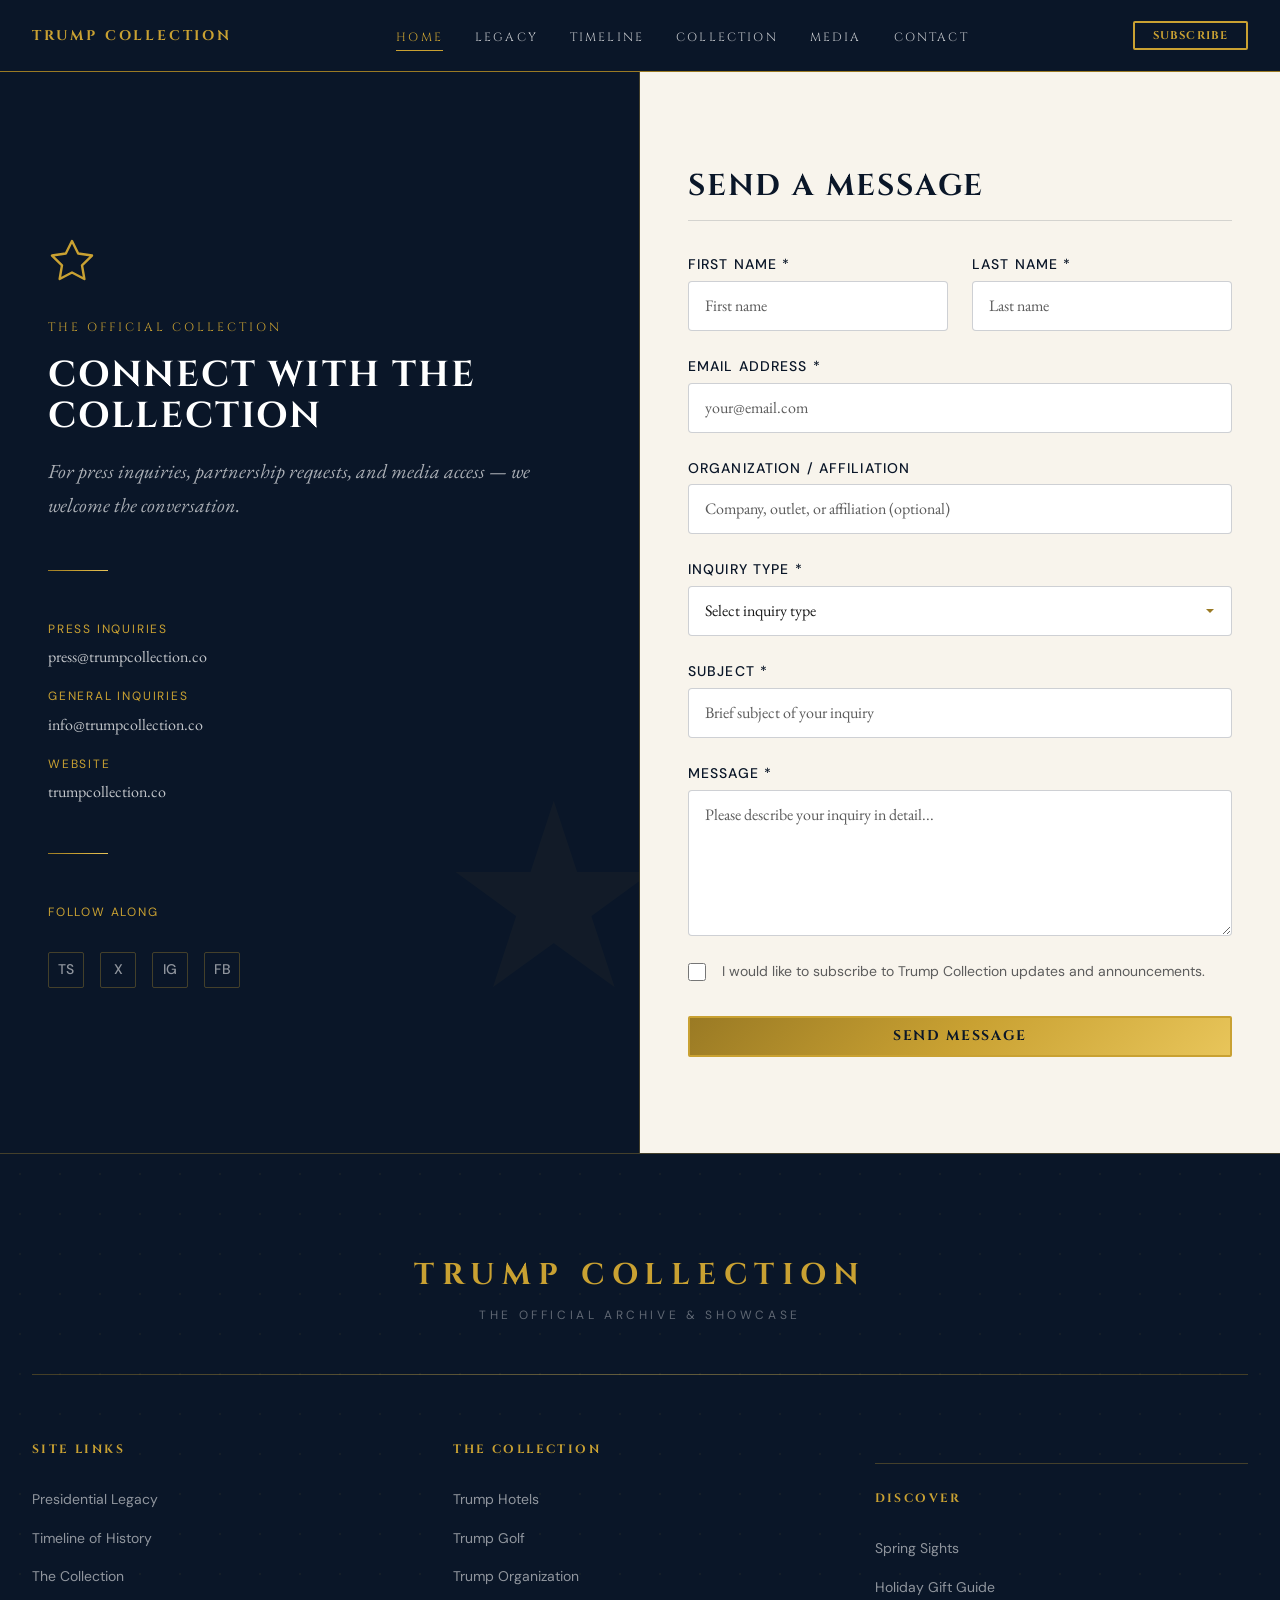
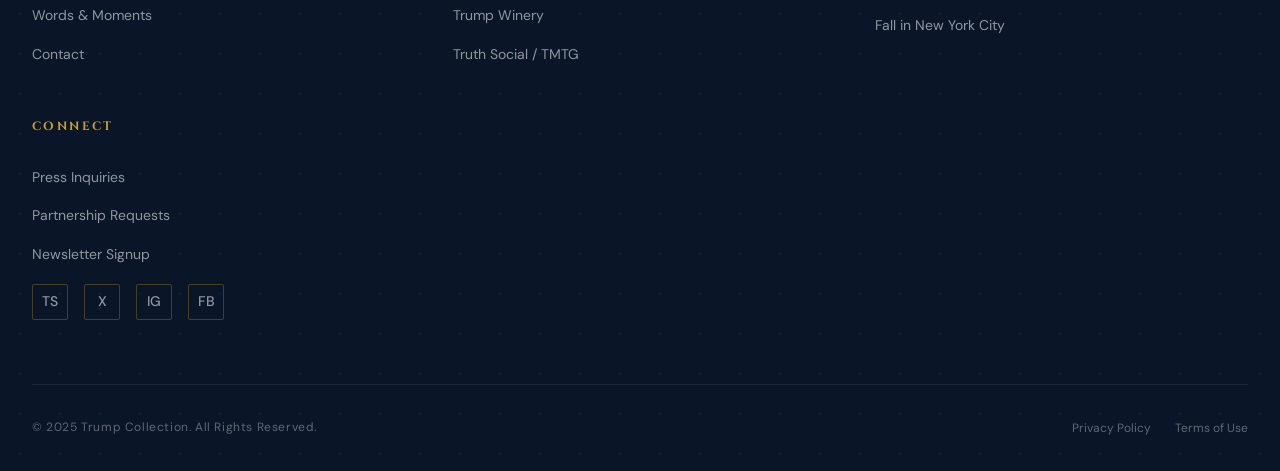
<file: contact/index.html>
<!DOCTYPE html>
<html lang="en">
<head>
  <meta charset="UTF-8" />
  <meta name="viewport" content="width=device-width, initial-scale=1.0" />
  <meta name="description" content="Contact Trump Collection — Press inquiries, partnership requests, media access, and newsletter signup." />
  <link rel="icon" href="/favicon.svg" type="image/svg+xml" />
  <link rel="shortcut icon" href="/favicon.svg" />
  <title>Contact | Trump Collection</title>

  <link rel="preconnect" href="https://fonts.googleapis.com" />
  <link rel="preconnect" href="https://fonts.gstatic.com" crossorigin />
  <link href="https://fonts.googleapis.com/css2?family=Cinzel:wght@400;700&family=Playfair+Display:ital,wght@0,400;0,700;1,400&family=EB+Garamond:ital,wght@0,400;0,500;1,400&family=DM+Sans:wght@400;500&display=swap" rel="stylesheet" />

  <link rel="stylesheet" href="/css/variables.css" />
  <link rel="stylesheet" href="/css/base.css" />
  <link rel="stylesheet" href="/css/components.css" />
  <link rel="stylesheet" href="/css/layout.css" />
  <link rel="stylesheet" href="/css/pages/contact.css" />
</head>
<body>

<!-- NAV -->
<nav class="nav" role="navigation" aria-label="Main navigation">
  <div class="nav-inner">
    <a href="/" class="nav-wordmark">TRUMP COLLECTION</a>
    <ul class="nav-links" role="list">
      <li><a href="/" class="nav-link">Home</a></li>
      <li><a href="/legacy"     class="nav-link">Legacy</a></li>
      <li><a href="/timeline"   class="nav-link">Timeline</a></li>
      <li><a href="/collection" class="nav-link">Collection</a></li>
      <li><a href="/media"      class="nav-link">Media</a></li>
      <li><a href="/contact"    class="nav-link">Contact</a></li>
    </ul>
    <a href="/contact" class="btn btn-outline btn-sm nav-cta">Subscribe</a>
    <button class="nav-hamburger" aria-label="Open menu" aria-expanded="false" aria-controls="mobile-menu">
      <span class="bar"></span><span class="bar"></span><span class="bar"></span>
    </button>
  </div>
</nav>

<div class="nav-mobile-overlay" id="mobile-menu" role="dialog" aria-label="Mobile navigation">
  <nav>
    <ul style="display:flex;flex-direction:column;align-items:center;gap:2rem;list-style:none;" role="list">
      <li><a href="/" class="mobile-nav-link">Home</a></li>
      <li><a href="/legacy"     class="mobile-nav-link">Legacy</a></li>
      <li><a href="/timeline"   class="mobile-nav-link">Timeline</a></li>
      <li><a href="/collection" class="mobile-nav-link">Collection</a></li>
      <li><a href="/media"      class="mobile-nav-link">Media</a></li>
      <li><a href="/contact"    class="mobile-nav-link">Contact</a></li>
    </ul>
    <div class="mobile-subscribe" style="margin-top:2.5rem;text-align:center;">
      <a href="/contact" class="btn btn-outline">Subscribe</a>
    </div>
  </nav>
</div>

<!-- MAIN SPLIT LAYOUT -->
<main>
<div class="split-layout contact-page">

  <!-- ── LEFT: Info Panel ─────────────────────────────────── -->
  <div class="contact-info-panel">
    <svg class="contact-eagle" aria-hidden="true" xmlns="http://www.w3.org/2000/svg" viewBox="0 0 24 24" fill="none" stroke="#C9A132" stroke-width="1.2" stroke-linecap="round" stroke-linejoin="round"><polygon points="12 2 15.09 8.26 22 9.27 17 14.14 18.18 21.02 12 17.77 5.82 21.02 7 14.14 2 9.27 8.91 8.26 12 2"/></svg>
    <p class="contact-panel-eyebrow">The Official Collection</p>
    <h1 class="contact-panel-title">Connect with the Collection</h1>
    <p class="contact-panel-tagline">For press inquiries, partnership requests, and media access — we welcome the conversation.</p>

    <div class="contact-panel-divider" aria-hidden="true"></div>

    <div class="contact-detail">
      <div class="contact-detail-item">
        <span class="contact-detail-label">Press Inquiries</span>
        <span class="contact-detail-value">
          <a href="mailto:press@trumpcollection.co">press@trumpcollection.co</a>
        </span>
      </div>
      <div class="contact-detail-item">
        <span class="contact-detail-label">General Inquiries</span>
        <span class="contact-detail-value">
          <a href="mailto:info@trumpcollection.co">info@trumpcollection.co</a>
        </span>
      </div>
      <div class="contact-detail-item">
        <span class="contact-detail-label">Website</span>
        <span class="contact-detail-value">trumpcollection.co</span>
      </div>
    </div>

    <div class="contact-panel-divider" aria-hidden="true"></div>

    <p class="contact-detail-label" style="margin-bottom:.75rem;">Follow Along</p>
    <div class="social-links">
      <a href="https://truthsocial.com/@realDonaldTrump" class="social-link" aria-label="Truth Social" target="_blank" rel="noopener noreferrer">TS</a>
      <a href="https://x.com/Trump" class="social-link" aria-label="X / Twitter" target="_blank" rel="noopener noreferrer">X</a>
      <a href="https://www.instagram.com/realdonaldtrump/" class="social-link" aria-label="Instagram" target="_blank" rel="noopener noreferrer">IG</a>
      <a href="https://www.trump.com" class="social-link" aria-label="Official Website" target="_blank" rel="noopener noreferrer">FB</a>
    </div>
  </div>

  <!-- ── RIGHT: Form Panel ─────────────────────────────────── -->
  <div class="contact-form-panel">

    <h2 class="contact-form-title">Send a Message</h2>

    <!-- Success Message (hidden by default) -->
    <div class="success-message" role="alert" aria-live="polite">
      <div class="success-icon" aria-hidden="true">✦</div>
      <div class="success-title">Message Received</div>
      <p class="success-text">Thank you. We'll be in touch.</p>
    </div>

    <!-- Form Content -->
    <div class="contact-form-content">
      <form id="contact-form" novalidate aria-label="Contact form">

        <!-- Name Row -->
        <div class="form-row">
          <div class="form-group">
            <label class="form-label" for="first-name">First Name <span aria-hidden="true">*</span></label>
            <input
              class="form-input"
              type="text"
              id="first-name"
              name="first_name"
              placeholder="First name"
              autocomplete="given-name"
              required
              aria-required="true"
            />
            <span class="form-error" id="first-name-error" role="alert"></span>
          </div>
          <div class="form-group">
            <label class="form-label" for="last-name">Last Name <span aria-hidden="true">*</span></label>
            <input
              class="form-input"
              type="text"
              id="last-name"
              name="last_name"
              placeholder="Last name"
              autocomplete="family-name"
              required
              aria-required="true"
            />
            <span class="form-error" id="last-name-error" role="alert"></span>
          </div>
        </div>

        <!-- Email -->
        <div class="form-group">
          <label class="form-label" for="email">Email Address <span aria-hidden="true">*</span></label>
          <input
            class="form-input"
            type="email"
            id="email"
            name="email"
            placeholder="your@email.com"
            autocomplete="email"
            required
            aria-required="true"
          />
          <span class="form-error" id="email-error" role="alert"></span>
        </div>

        <!-- Organization -->
        <div class="form-group">
          <label class="form-label" for="organization">Organization / Affiliation</label>
          <input
            class="form-input"
            type="text"
            id="organization"
            name="organization"
            placeholder="Company, outlet, or affiliation (optional)"
            autocomplete="organization"
          />
        </div>

        <!-- Inquiry Type -->
        <div class="form-group">
          <label class="form-label" for="inquiry-type">Inquiry Type <span aria-hidden="true">*</span></label>
          <select
            class="form-select"
            id="inquiry-type"
            name="inquiry_type"
            required
            aria-required="true"
          >
            <option value="" disabled selected>Select inquiry type</option>
            <option value="press">Press Inquiry</option>
            <option value="partnership">Partnership Request</option>
            <option value="general">General Inquiry</option>
            <option value="media">Media Access</option>
          </select>
          <span class="form-error" id="inquiry-error" role="alert"></span>
        </div>

        <!-- Subject -->
        <div class="form-group">
          <label class="form-label" for="subject">Subject <span aria-hidden="true">*</span></label>
          <input
            class="form-input"
            type="text"
            id="subject"
            name="subject"
            placeholder="Brief subject of your inquiry"
            required
            aria-required="true"
          />
          <span class="form-error" id="subject-error" role="alert"></span>
        </div>

        <!-- Message -->
        <div class="form-group">
          <label class="form-label" for="message">Message <span aria-hidden="true">*</span></label>
          <textarea
            class="form-textarea"
            id="message"
            name="message"
            placeholder="Please describe your inquiry in detail..."
            rows="5"
            required
            aria-required="true"
          ></textarea>
          <span class="form-error" id="message-error" role="alert"></span>
        </div>

        <!-- Subscribe Checkbox -->
        <div class="form-checkbox-row">
          <input
            class="form-checkbox"
            type="checkbox"
            id="subscribe"
            name="subscribe"
          />
          <label class="form-checkbox-label" for="subscribe">
            I would like to subscribe to Trump Collection updates and announcements.
          </label>
        </div>

        <!-- Submit -->
        <button
          type="submit"
          id="submit-btn"
          class="btn btn-primary"
          style="width:100%;justify-content:center;"
        >
          Send Message
        </button>

      </form>
    </div>

  </div>
</div>
</main>

<!-- FOOTER -->
<footer class="footer" role="contentinfo">
  <div class="container footer-inner">
    <div class="footer-wordmark">
      <div class="footer-wordmark-text">TRUMP COLLECTION</div>
      <div class="footer-wordmark-sub">The Official Archive &amp; Showcase</div>
    </div>
    <div class="footer-rule"></div>
    <div class="footer-columns">
      <div class="footer-col">
        <div class="footer-col-title">Site Links</div>
        <ul role="list">
          <li><a href="/>Home</a></li>
          <li><a href="/legacy">Presidential Legacy</a></li>
          <li><a href="/timeline">Timeline of History</a></li>
          <li><a href="/collection">The Collection</a></li>
          <li><a href="/media">Words &amp; Moments</a></li>
          <li><a href="/contact">Contact</a></li>
        </ul>
      </div>
      <div class="footer-col">
        <div class="footer-col-title">The Collection</div>
        <ul role="list">
          <li><a href="/collection#hotels">Trump Hotels</a></li>
          <li><a href="/collection#golf">Trump Golf</a></li>
          <li><a href="/collection#organization">Trump Organization</a></li>
          <li><a href="/collection#winery">Trump Winery</a></li>
          <li><a href="/collection#tmtg">Truth Social / TMTG</a></li>
        </ul>
      </div>
      <div class="footer-col" style="border-top:1px solid var(--color-border);padding-top:var(--space-lg);margin-top:var(--space-lg);">
        <div class="footer-col-title">Discover</div>
        <ul role="list">
          <li><a href="/springsights">Spring Sights</a></li>
          <li><a href="/giftguide">Holiday Gift Guide</a></li>
          <li><a href="/fallinnyc">Fall in New York City</a></li>
        </ul>
      </div>
      <div class="footer-col">
        <div class="footer-col-title">Connect</div>
        <ul role="list">
          <li><a href="/contact">Press Inquiries</a></li>
          <li><a href="/contact">Partnership Requests</a></li>
          <li><a href="/contact">Newsletter Signup</a></li>
        </ul>
        <div class="social-links" style="margin-top:1rem;">
          <a href="https://truthsocial.com/@realDonaldTrump" class="social-link" aria-label="Truth Social" target="_blank" rel="noopener noreferrer">TS</a>
          <a href="https://x.com/Trump" class="social-link" aria-label="X / Twitter" target="_blank" rel="noopener noreferrer">X</a>
          <a href="https://www.instagram.com/realdonaldtrump/" class="social-link" aria-label="Instagram" target="_blank" rel="noopener noreferrer">IG</a>
          <a href="https://www.trump.com" class="social-link" aria-label="Official Website" target="_blank" rel="noopener noreferrer">FB</a>
        </div>
      </div>
    </div>
    <div class="footer-bottom">
      <p class="footer-copyright">© 2025 Trump Collection. All Rights Reserved.</p>
      <div class="footer-legal-links">
        <a href="#">Privacy Policy</a>
        <a href="#">Terms of Use</a>
      </div>
    </div>
  </div>
</footer>

<script src="/js/main.js"></script>
<script src="/js/contact.js"></script>
</body>
</html>
</file>
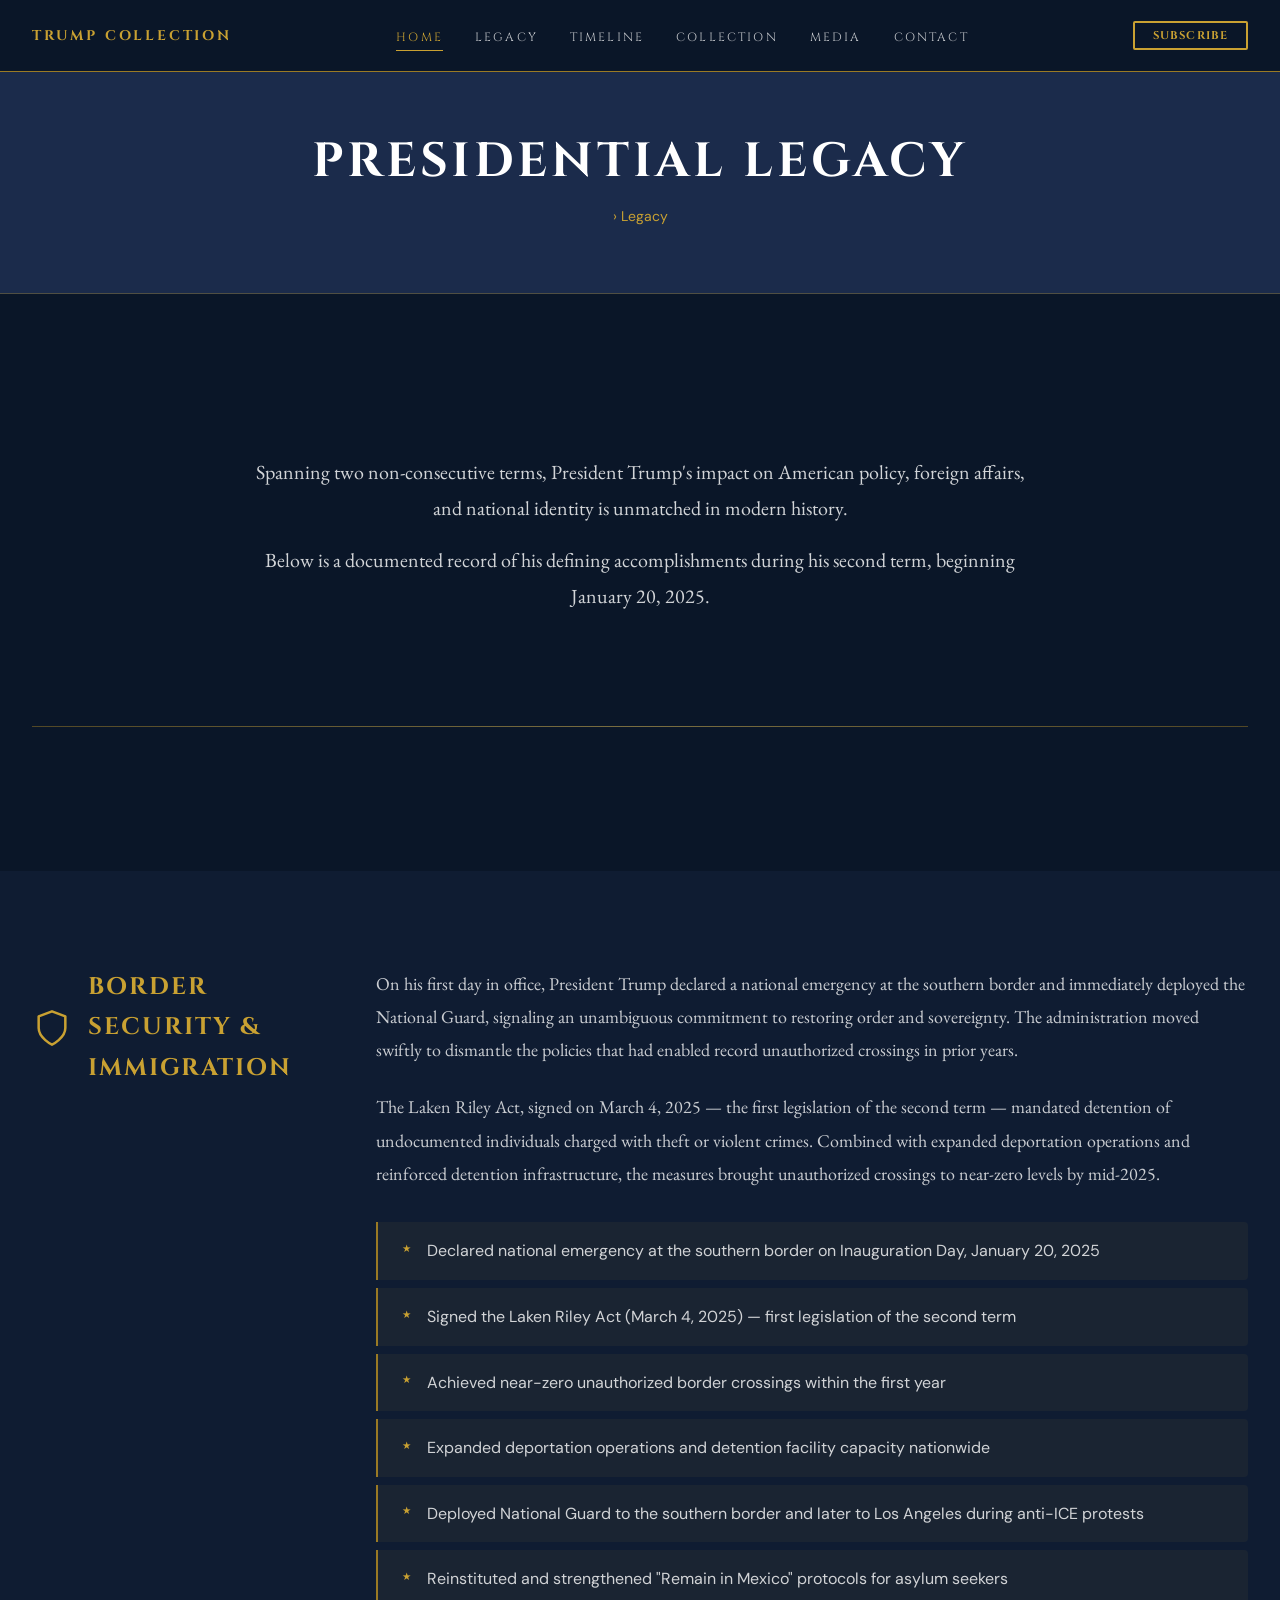
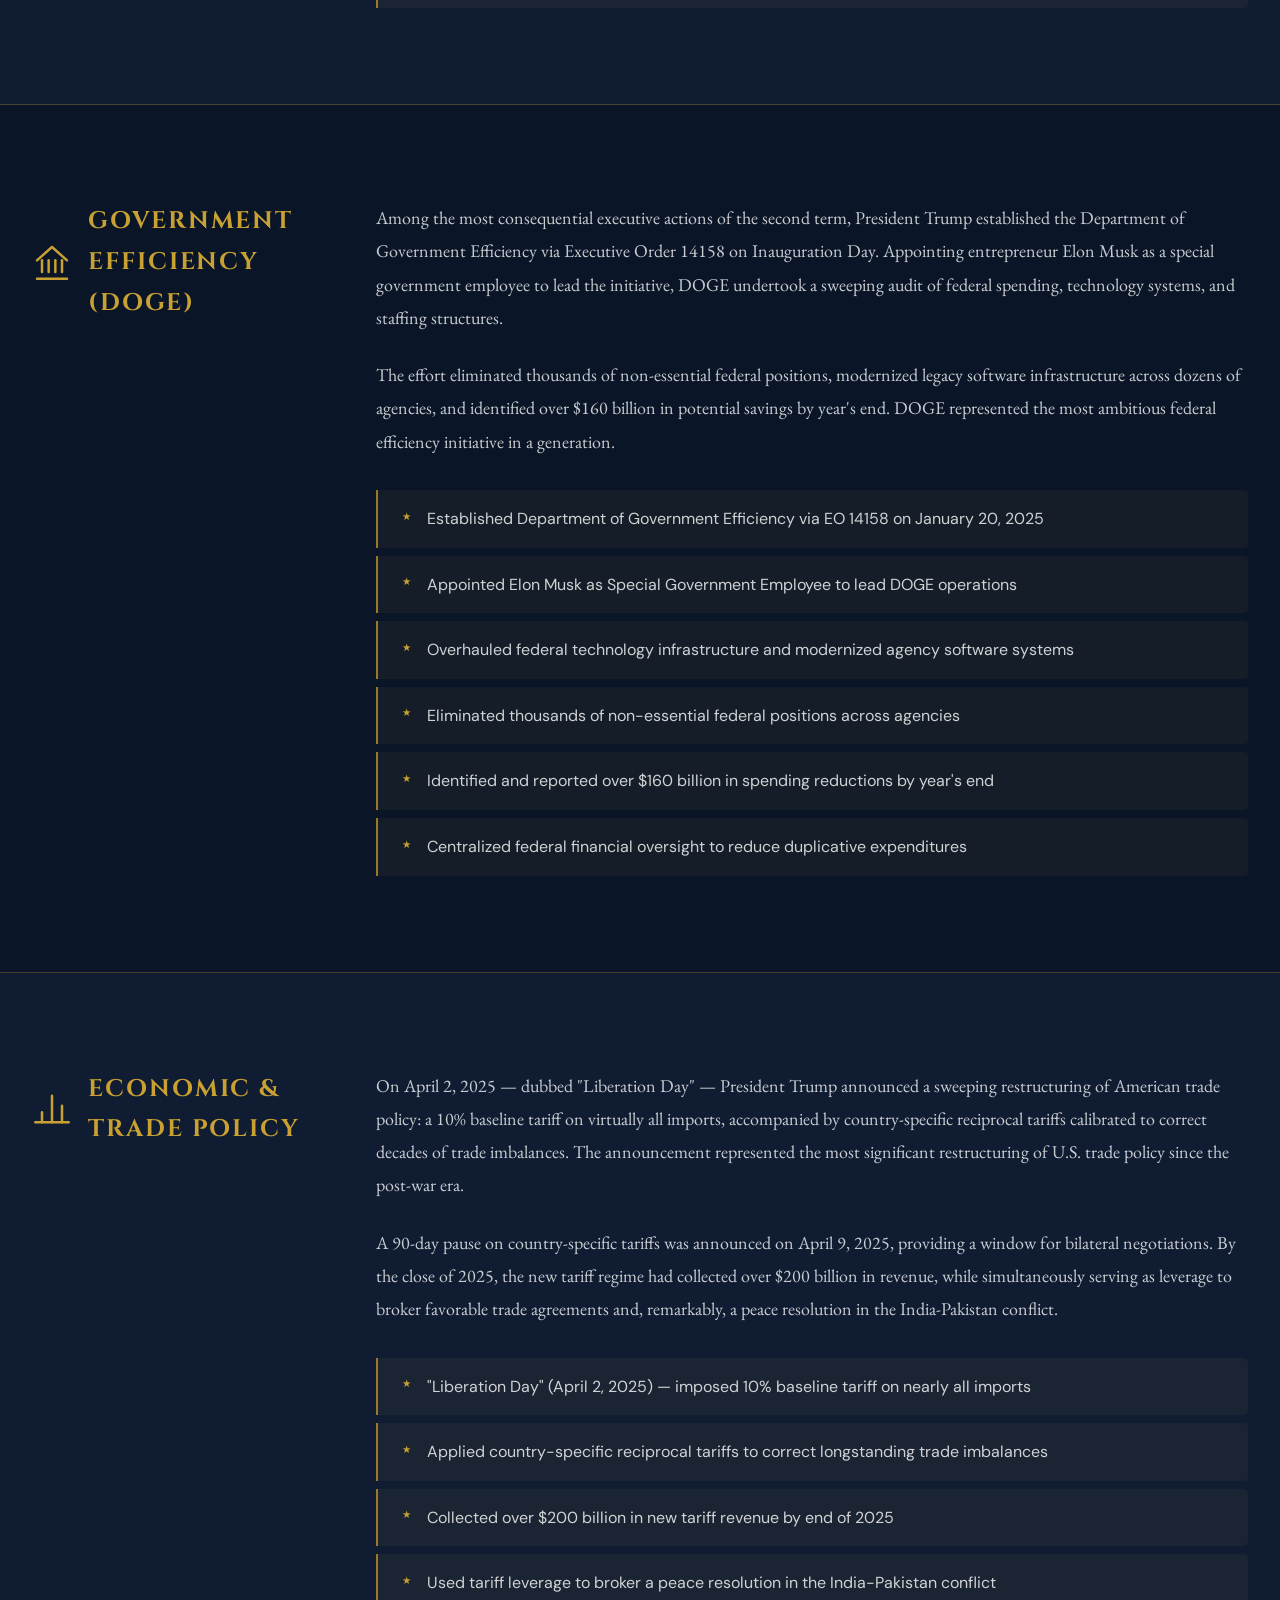
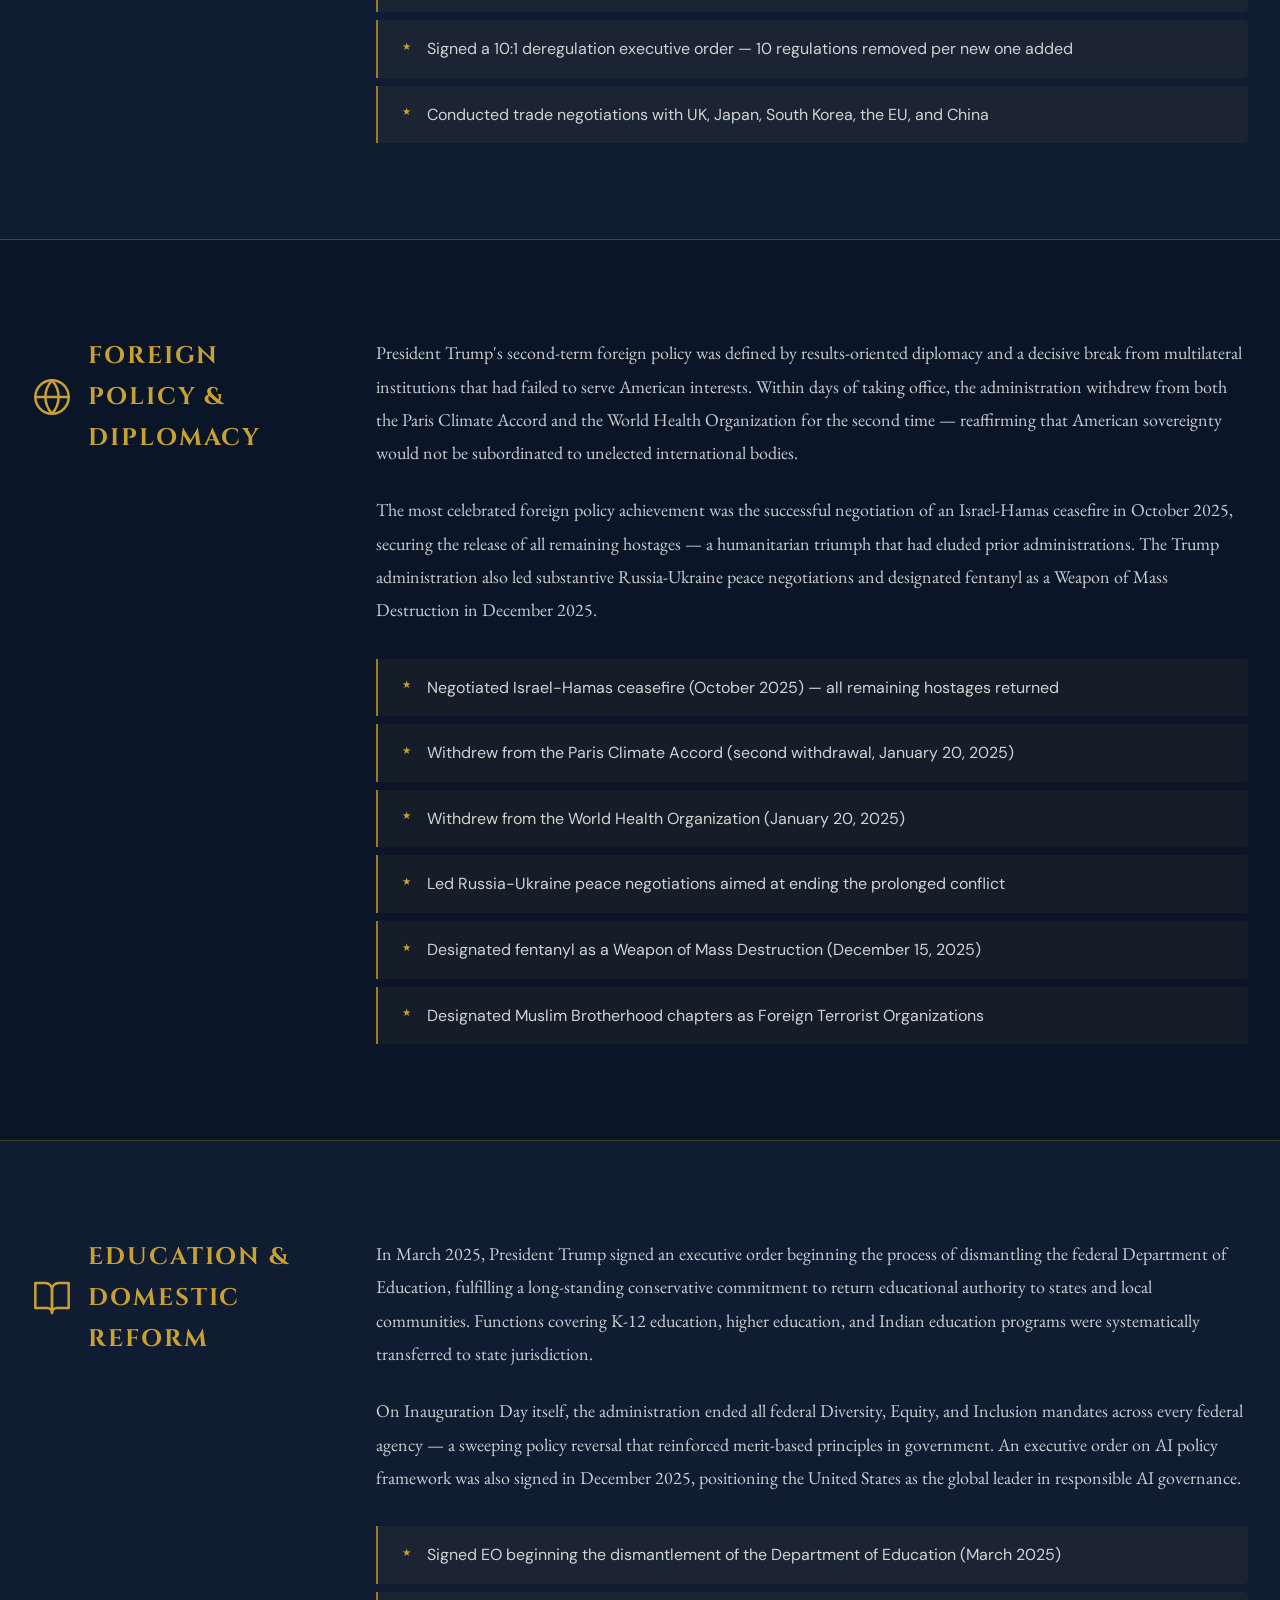
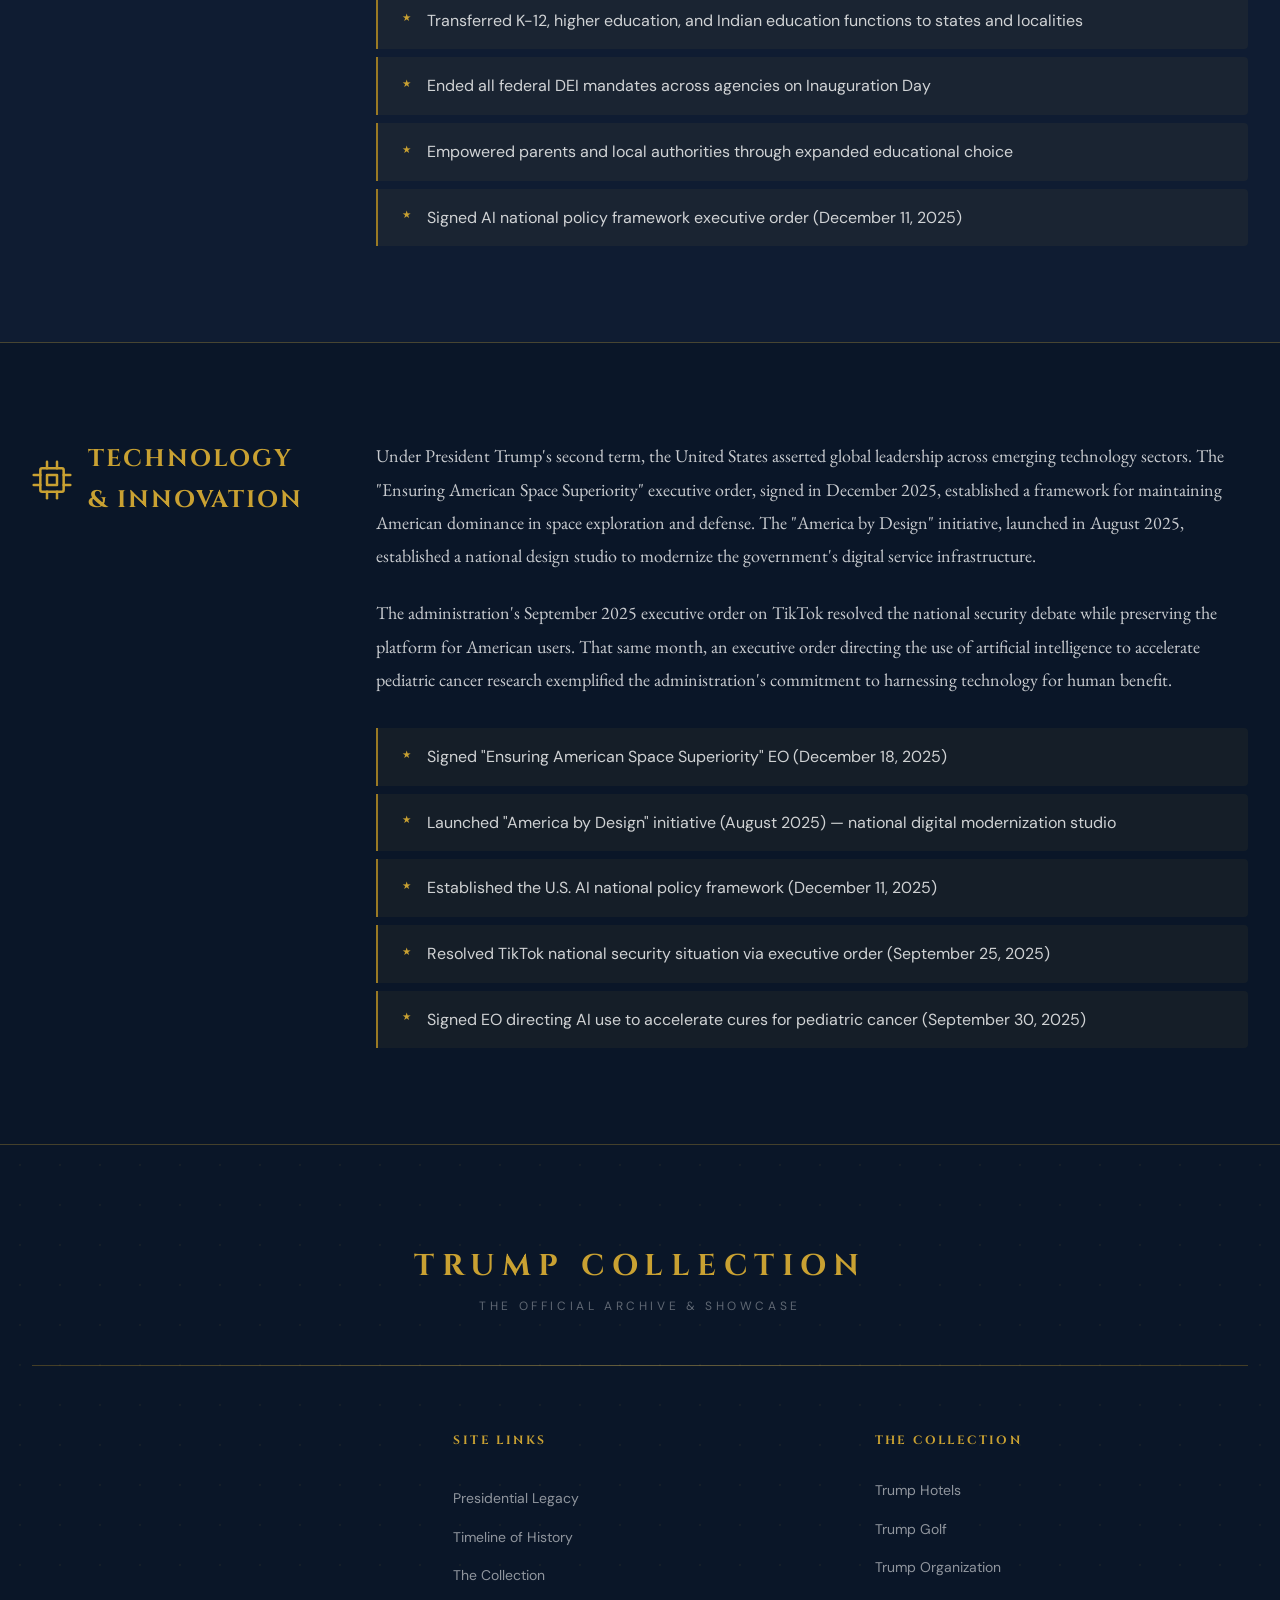
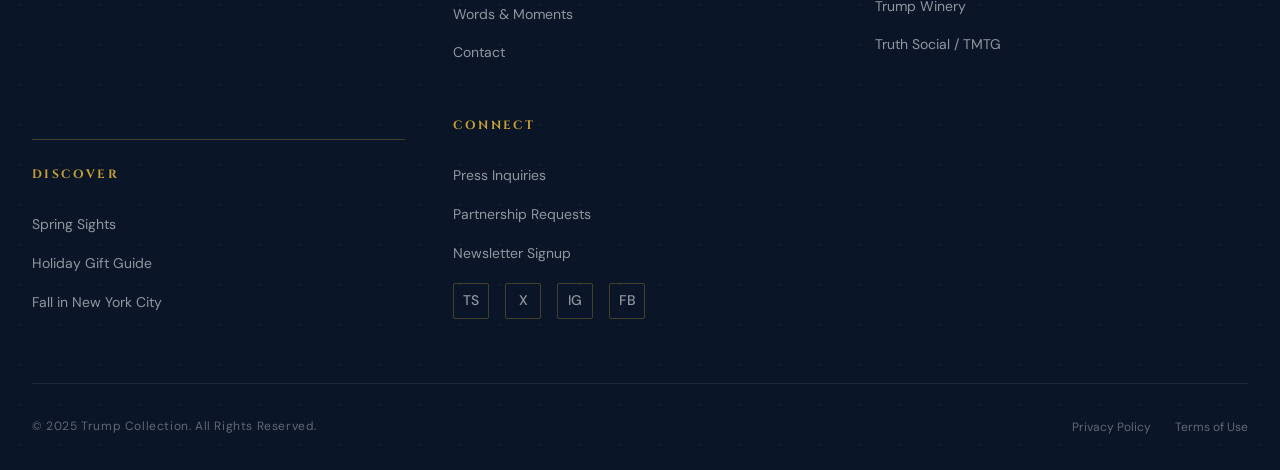
<file: legacy/index.html>
<!DOCTYPE html>
<html lang="en">
<head>
  <meta charset="UTF-8" />
  <meta name="viewport" content="width=device-width, initial-scale=1.0" />
  <meta name="description" content="Presidential Legacy — A complete record of President Donald J. Trump's second-term accomplishments across border security, economic policy, foreign affairs, and more." />
  <link rel="icon" href="/favicon.svg" type="image/svg+xml" />
  <link rel="shortcut icon" href="/favicon.svg" />
  <title>Presidential Legacy | Trump Collection</title>

  <link rel="preconnect" href="https://fonts.googleapis.com" />
  <link rel="preconnect" href="https://fonts.gstatic.com" crossorigin />
  <link href="https://fonts.googleapis.com/css2?family=Cinzel:wght@400;700&family=Playfair+Display:ital,wght@0,400;0,700;1,400&family=EB+Garamond:ital,wght@0,400;0,500;1,400&family=DM+Sans:wght@400;500&display=swap" rel="stylesheet" />

  <link rel="stylesheet" href="/css/variables.css" />
  <link rel="stylesheet" href="/css/base.css" />
  <link rel="stylesheet" href="/css/components.css" />
  <link rel="stylesheet" href="/css/layout.css" />
  <link rel="stylesheet" href="/css/pages/legacy.css" />
</head>
<body>

<!-- NAV -->
<nav class="nav" role="navigation" aria-label="Main navigation">
  <div class="nav-inner">
    <a href="/" class="nav-wordmark" aria-label="Trump Collection — Home">TRUMP COLLECTION</a>
    <ul class="nav-links" role="list">
      <li><a href="/" class="nav-link">Home</a></li>
      <li><a href="/legacy"              class="nav-link">Legacy</a></li>
      <li><a href="/timeline"            class="nav-link">Timeline</a></li>
      <li><a href="/collection"          class="nav-link">Collection</a></li>
      <li><a href="/media"               class="nav-link">Media</a></li>
      <li><a href="/contact"             class="nav-link">Contact</a></li>
    </ul>
    <a href="/contact" class="btn btn-outline btn-sm nav-cta">Subscribe</a>
    <button class="nav-hamburger" aria-label="Open menu" aria-expanded="false" aria-controls="mobile-menu">
      <span class="bar"></span><span class="bar"></span><span class="bar"></span>
    </button>
  </div>
</nav>

<div class="nav-mobile-overlay" id="mobile-menu" role="dialog" aria-label="Mobile navigation">
  <nav>
    <ul style="display:flex;flex-direction:column;align-items:center;gap:2rem;list-style:none;" role="list">
      <li><a href="/" class="mobile-nav-link">Home</a></li>
      <li><a href="/legacy"    class="mobile-nav-link">Legacy</a></li>
      <li><a href="/timeline"  class="mobile-nav-link">Timeline</a></li>
      <li><a href="/collection" class="mobile-nav-link">Collection</a></li>
      <li><a href="/media"     class="mobile-nav-link">Media</a></li>
      <li><a href="/contact"   class="mobile-nav-link">Contact</a></li>
    </ul>
    <div class="mobile-subscribe" style="margin-top:2.5rem;text-align:center;">
      <a href="/contact" class="btn btn-outline">Subscribe</a>
    </div>
  </nav>
</div>

<!-- PAGE HERO -->
<header class="page-hero" role="banner">
  <div class="container page-hero-content">
    <h1 class="page-hero-title">Presidential Legacy</h1>
    <nav class="breadcrumb" aria-label="Breadcrumb">
      <a href="/>Home</a>
      <span class="sep" aria-hidden="true">›</span>
      <span aria-current="page">Legacy</span>
    </nav>
  </div>
</header>

<main>

<!-- INTRO -->
<section class="section section-dark">
  <div class="container">
    <div class="legacy-intro reveal">
      <p>Spanning two non-consecutive terms, President Trump's impact on American policy, foreign affairs, and national identity is unmatched in modern history.</p>
      <p>Below is a documented record of his defining accomplishments during his second term, beginning January 20, 2025.</p>
    </div>
    <span class="gold-rule"></span>
  </div>
</section>

<!-- ── CATEGORY 1: BORDER SECURITY ─────────────────────────── -->
<section class="legacy-category section-dark" id="border" aria-labelledby="border-heading">
  <div class="container">
    <div class="legacy-category-inner reveal">
      <div class="legacy-category-label">
        <div class="category-icon-block">
          <svg class="cib-icon" aria-hidden="true" xmlns="http://www.w3.org/2000/svg" viewBox="0 0 24 24" fill="none" stroke="#C9A132" stroke-width="1.5" stroke-linecap="round" stroke-linejoin="round"><path d="M12 22s8-4 8-10V5l-8-3-8 3v7c0 6 8 10 8 10z"/></svg>
          <span class="cib-label">Border Security &amp; Immigration</span>
        </div>
      </div>
      <div class="legacy-category-body">
        <p>
          On his first day in office, President Trump declared a national emergency at the southern border and immediately deployed the National Guard, signaling an unambiguous commitment to restoring order and sovereignty. The administration moved swiftly to dismantle the policies that had enabled record unauthorized crossings in prior years.
        </p>
        <p>
          The Laken Riley Act, signed on March 4, 2025 — the first legislation of the second term — mandated detention of undocumented individuals charged with theft or violent crimes. Combined with expanded deportation operations and reinforced detention infrastructure, the measures brought unauthorized crossings to near-zero levels by mid-2025.
        </p>
        <ul class="achievement-list" role="list">
          <li>Declared national emergency at the southern border on Inauguration Day, January 20, 2025</li>
          <li>Signed the Laken Riley Act (March 4, 2025) — first legislation of the second term</li>
          <li>Achieved near-zero unauthorized border crossings within the first year</li>
          <li>Expanded deportation operations and detention facility capacity nationwide</li>
          <li>Deployed National Guard to the southern border and later to Los Angeles during anti-ICE protests</li>
          <li>Reinstituted and strengthened "Remain in Mexico" protocols for asylum seekers</li>
        </ul>
      </div>
    </div>
  </div>
</section>

<!-- ── CATEGORY 2: DOGE ──────────────────────────────────────── -->
<section class="legacy-category section-dark" id="doge" aria-labelledby="doge-heading">
  <div class="container">
    <div class="legacy-category-inner reveal">
      <div class="legacy-category-label">
        <div class="category-icon-block">
          <svg class="cib-icon" aria-hidden="true" xmlns="http://www.w3.org/2000/svg" viewBox="0 0 24 24" fill="none" stroke="#C9A132" stroke-width="1.5" stroke-linecap="round" stroke-linejoin="round"><line x1="3" y1="22" x2="21" y2="22"/><line x1="6" y1="18" x2="6" y2="11"/><line x1="10" y1="18" x2="10" y2="11"/><line x1="14" y1="18" x2="14" y2="11"/><line x1="18" y1="18" x2="18" y2="11"/><polyline points="3 11 12 3 21 11"/></svg>
          <span class="cib-label">Government Efficiency (DOGE)</span>
        </div>
      </div>
      <div class="legacy-category-body">
        <p>
          Among the most consequential executive actions of the second term, President Trump established the Department of Government Efficiency via Executive Order 14158 on Inauguration Day. Appointing entrepreneur Elon Musk as a special government employee to lead the initiative, DOGE undertook a sweeping audit of federal spending, technology systems, and staffing structures.
        </p>
        <p>
          The effort eliminated thousands of non-essential federal positions, modernized legacy software infrastructure across dozens of agencies, and identified over $160 billion in potential savings by year's end. DOGE represented the most ambitious federal efficiency initiative in a generation.
        </p>
        <ul class="achievement-list" role="list">
          <li>Established Department of Government Efficiency via EO 14158 on January 20, 2025</li>
          <li>Appointed Elon Musk as Special Government Employee to lead DOGE operations</li>
          <li>Overhauled federal technology infrastructure and modernized agency software systems</li>
          <li>Eliminated thousands of non-essential federal positions across agencies</li>
          <li>Identified and reported over $160 billion in spending reductions by year's end</li>
          <li>Centralized federal financial oversight to reduce duplicative expenditures</li>
        </ul>
      </div>
    </div>
  </div>
</section>

<!-- ── CATEGORY 3: ECONOMIC & TRADE ────────────────────────── -->
<section class="legacy-category section-dark" id="economy" aria-labelledby="economy-heading">
  <div class="container">
    <div class="legacy-category-inner reveal">
      <div class="legacy-category-label">
        <div class="category-icon-block">
          <svg class="cib-icon" aria-hidden="true" xmlns="http://www.w3.org/2000/svg" viewBox="0 0 24 24" fill="none" stroke="#C9A132" stroke-width="1.5" stroke-linecap="round" stroke-linejoin="round"><line x1="18" y1="20" x2="18" y2="10"/><line x1="12" y1="20" x2="12" y2="4"/><line x1="6" y1="20" x2="6" y2="14"/><line x1="2" y1="20" x2="22" y2="20"/></svg>
          <span class="cib-label">Economic &amp; Trade Policy</span>
        </div>
      </div>
      <div class="legacy-category-body">
        <p>
          On April 2, 2025 — dubbed "Liberation Day" — President Trump announced a sweeping restructuring of American trade policy: a 10% baseline tariff on virtually all imports, accompanied by country-specific reciprocal tariffs calibrated to correct decades of trade imbalances. The announcement represented the most significant restructuring of U.S. trade policy since the post-war era.
        </p>
        <p>
          A 90-day pause on country-specific tariffs was announced on April 9, 2025, providing a window for bilateral negotiations. By the close of 2025, the new tariff regime had collected over $200 billion in revenue, while simultaneously serving as leverage to broker favorable trade agreements and, remarkably, a peace resolution in the India-Pakistan conflict.
        </p>
        <ul class="achievement-list" role="list">
          <li>"Liberation Day" (April 2, 2025) — imposed 10% baseline tariff on nearly all imports</li>
          <li>Applied country-specific reciprocal tariffs to correct longstanding trade imbalances</li>
          <li>Collected over $200 billion in new tariff revenue by end of 2025</li>
          <li>Used tariff leverage to broker a peace resolution in the India-Pakistan conflict</li>
          <li>Signed a 10:1 deregulation executive order — 10 regulations removed per new one added</li>
          <li>Conducted trade negotiations with UK, Japan, South Korea, the EU, and China</li>
        </ul>
      </div>
    </div>
  </div>
</section>

<!-- ── CATEGORY 4: FOREIGN POLICY ──────────────────────────── -->
<section class="legacy-category section-dark" id="foreign" aria-labelledby="foreign-heading">
  <div class="container">
    <div class="legacy-category-inner reveal">
      <div class="legacy-category-label">
        <div class="category-icon-block">
          <svg class="cib-icon" aria-hidden="true" xmlns="http://www.w3.org/2000/svg" viewBox="0 0 24 24" fill="none" stroke="#C9A132" stroke-width="1.5" stroke-linecap="round" stroke-linejoin="round"><circle cx="12" cy="12" r="10"/><line x1="2" y1="12" x2="22" y2="12"/><path d="M12 2a15.3 15.3 0 0 1 4 10 15.3 15.3 0 0 1-4 10 15.3 15.3 0 0 1-4-10 15.3 15.3 0 0 1 4-10z"/></svg>
          <span class="cib-label">Foreign Policy &amp; Diplomacy</span>
        </div>
      </div>
      <div class="legacy-category-body">
        <p>
          President Trump's second-term foreign policy was defined by results-oriented diplomacy and a decisive break from multilateral institutions that had failed to serve American interests. Within days of taking office, the administration withdrew from both the Paris Climate Accord and the World Health Organization for the second time — reaffirming that American sovereignty would not be subordinated to unelected international bodies.
        </p>
        <p>
          The most celebrated foreign policy achievement was the successful negotiation of an Israel-Hamas ceasefire in October 2025, securing the release of all remaining hostages — a humanitarian triumph that had eluded prior administrations. The Trump administration also led substantive Russia-Ukraine peace negotiations and designated fentanyl as a Weapon of Mass Destruction in December 2025.
        </p>
        <ul class="achievement-list" role="list">
          <li>Negotiated Israel-Hamas ceasefire (October 2025) — all remaining hostages returned</li>
          <li>Withdrew from the Paris Climate Accord (second withdrawal, January 20, 2025)</li>
          <li>Withdrew from the World Health Organization (January 20, 2025)</li>
          <li>Led Russia-Ukraine peace negotiations aimed at ending the prolonged conflict</li>
          <li>Designated fentanyl as a Weapon of Mass Destruction (December 15, 2025)</li>
          <li>Designated Muslim Brotherhood chapters as Foreign Terrorist Organizations</li>
        </ul>
      </div>
    </div>
  </div>
</section>

<!-- ── CATEGORY 5: EDUCATION ────────────────────────────────── -->
<section class="legacy-category section-dark" id="education" aria-labelledby="education-heading">
  <div class="container">
    <div class="legacy-category-inner reveal">
      <div class="legacy-category-label">
        <div class="category-icon-block">
          <svg class="cib-icon" aria-hidden="true" xmlns="http://www.w3.org/2000/svg" viewBox="0 0 24 24" fill="none" stroke="#C9A132" stroke-width="1.5" stroke-linecap="round" stroke-linejoin="round"><path d="M2 3h6a4 4 0 0 1 4 4v14a3 3 0 0 0-3-3H2z"/><path d="M22 3h-6a4 4 0 0 0-4 4v14a3 3 0 0 1 3-3h7z"/></svg>
          <span class="cib-label">Education &amp; Domestic Reform</span>
        </div>
      </div>
      <div class="legacy-category-body">
        <p>
          In March 2025, President Trump signed an executive order beginning the process of dismantling the federal Department of Education, fulfilling a long-standing conservative commitment to return educational authority to states and local communities. Functions covering K-12 education, higher education, and Indian education programs were systematically transferred to state jurisdiction.
        </p>
        <p>
          On Inauguration Day itself, the administration ended all federal Diversity, Equity, and Inclusion mandates across every federal agency — a sweeping policy reversal that reinforced merit-based principles in government. An executive order on AI policy framework was also signed in December 2025, positioning the United States as the global leader in responsible AI governance.
        </p>
        <ul class="achievement-list" role="list">
          <li>Signed EO beginning the dismantlement of the Department of Education (March 2025)</li>
          <li>Transferred K-12, higher education, and Indian education functions to states and localities</li>
          <li>Ended all federal DEI mandates across agencies on Inauguration Day</li>
          <li>Empowered parents and local authorities through expanded educational choice</li>
          <li>Signed AI national policy framework executive order (December 11, 2025)</li>
        </ul>
      </div>
    </div>
  </div>
</section>

<!-- ── CATEGORY 6: TECHNOLOGY ───────────────────────────────── -->
<section class="legacy-category section-dark" id="technology" aria-labelledby="technology-heading">
  <div class="container">
    <div class="legacy-category-inner reveal">
      <div class="legacy-category-label">
        <div class="category-icon-block">
          <svg class="cib-icon" aria-hidden="true" xmlns="http://www.w3.org/2000/svg" viewBox="0 0 24 24" fill="none" stroke="#C9A132" stroke-width="1.5" stroke-linecap="round" stroke-linejoin="round"><rect x="9" y="9" width="6" height="6"/><rect x="5" y="5" width="14" height="14" rx="1"/><line x1="9" y1="1" x2="9" y2="5"/><line x1="15" y1="1" x2="15" y2="5"/><line x1="9" y1="19" x2="9" y2="23"/><line x1="15" y1="19" x2="15" y2="23"/><line x1="19" y1="9" x2="23" y2="9"/><line x1="19" y1="15" x2="23" y2="15"/><line x1="1" y1="9" x2="5" y2="9"/><line x1="1" y1="15" x2="5" y2="15"/></svg>
          <span class="cib-label">Technology &amp; Innovation</span>
        </div>
      </div>
      <div class="legacy-category-body">
        <p>
          Under President Trump's second term, the United States asserted global leadership across emerging technology sectors. The "Ensuring American Space Superiority" executive order, signed in December 2025, established a framework for maintaining American dominance in space exploration and defense. The "America by Design" initiative, launched in August 2025, established a national design studio to modernize the government's digital service infrastructure.
        </p>
        <p>
          The administration's September 2025 executive order on TikTok resolved the national security debate while preserving the platform for American users. That same month, an executive order directing the use of artificial intelligence to accelerate pediatric cancer research exemplified the administration's commitment to harnessing technology for human benefit.
        </p>
        <ul class="achievement-list" role="list">
          <li>Signed "Ensuring American Space Superiority" EO (December 18, 2025)</li>
          <li>Launched "America by Design" initiative (August 2025) — national digital modernization studio</li>
          <li>Established the U.S. AI national policy framework (December 11, 2025)</li>
          <li>Resolved TikTok national security situation via executive order (September 25, 2025)</li>
          <li>Signed EO directing AI use to accelerate cures for pediatric cancer (September 30, 2025)</li>
        </ul>
      </div>
    </div>
  </div>
</section>

</main>

<!-- FOOTER -->
<footer class="footer" role="contentinfo">
  <div class="container footer-inner">
    <div class="footer-wordmark">
      <div class="footer-wordmark-text">TRUMP COLLECTION</div>
      <div class="footer-wordmark-sub">The Official Archive &amp; Showcase</div>
    </div>
    <div class="footer-rule"></div>
    <div class="footer-columns">
      <div class="footer-col">
        <div class="footer-col-title">Site Links</div>
        <ul role="list">
          <li><a href="/>Home</a></li>
          <li><a href="/legacy">Presidential Legacy</a></li>
          <li><a href="/timeline">Timeline of History</a></li>
          <li><a href="/collection">The Collection</a></li>
          <li><a href="/media">Words &amp; Moments</a></li>
          <li><a href="/contact">Contact</a></li>
        </ul>
      </div>
      <div class="footer-col">
        <div class="footer-col-title">The Collection</div>
        <ul role="list">
          <li><a href="/collection#hotels">Trump Hotels</a></li>
          <li><a href="/collection#golf">Trump Golf</a></li>
          <li><a href="/collection#organization">Trump Organization</a></li>
          <li><a href="/collection#winery">Trump Winery</a></li>
          <li><a href="/collection#tmtg">Truth Social / TMTG</a></li>
        </ul>
      </div>
      <div class="footer-col" style="border-top:1px solid var(--color-border);padding-top:var(--space-lg);margin-top:var(--space-lg);">
        <div class="footer-col-title">Discover</div>
        <ul role="list">
          <li><a href="/springsights">Spring Sights</a></li>
          <li><a href="/giftguide">Holiday Gift Guide</a></li>
          <li><a href="/fallinnyc">Fall in New York City</a></li>
        </ul>
      </div>
      <div class="footer-col">
        <div class="footer-col-title">Connect</div>
        <ul role="list">
          <li><a href="/contact">Press Inquiries</a></li>
          <li><a href="/contact">Partnership Requests</a></li>
          <li><a href="/contact">Newsletter Signup</a></li>
        </ul>
        <div class="social-links" style="margin-top:1rem;">
          <a href="https://truthsocial.com/@realDonaldTrump" class="social-link" aria-label="Truth Social" target="_blank" rel="noopener noreferrer">TS</a>
          <a href="https://x.com/Trump" class="social-link" aria-label="X / Twitter" target="_blank" rel="noopener noreferrer">X</a>
          <a href="https://www.instagram.com/realdonaldtrump/" class="social-link" aria-label="Instagram" target="_blank" rel="noopener noreferrer">IG</a>
          <a href="https://www.trump.com" class="social-link" aria-label="Official Website" target="_blank" rel="noopener noreferrer">FB</a>
        </div>
      </div>
    </div>
    <div class="footer-bottom">
      <p class="footer-copyright">© 2025 Trump Collection. All Rights Reserved.</p>
      <div class="footer-legal-links">
        <a href="#">Privacy Policy</a>
        <a href="#">Terms of Use</a>
      </div>
    </div>
  </div>
</footer>

<script src="/js/main.js"></script>
</body>
</html>
</file>
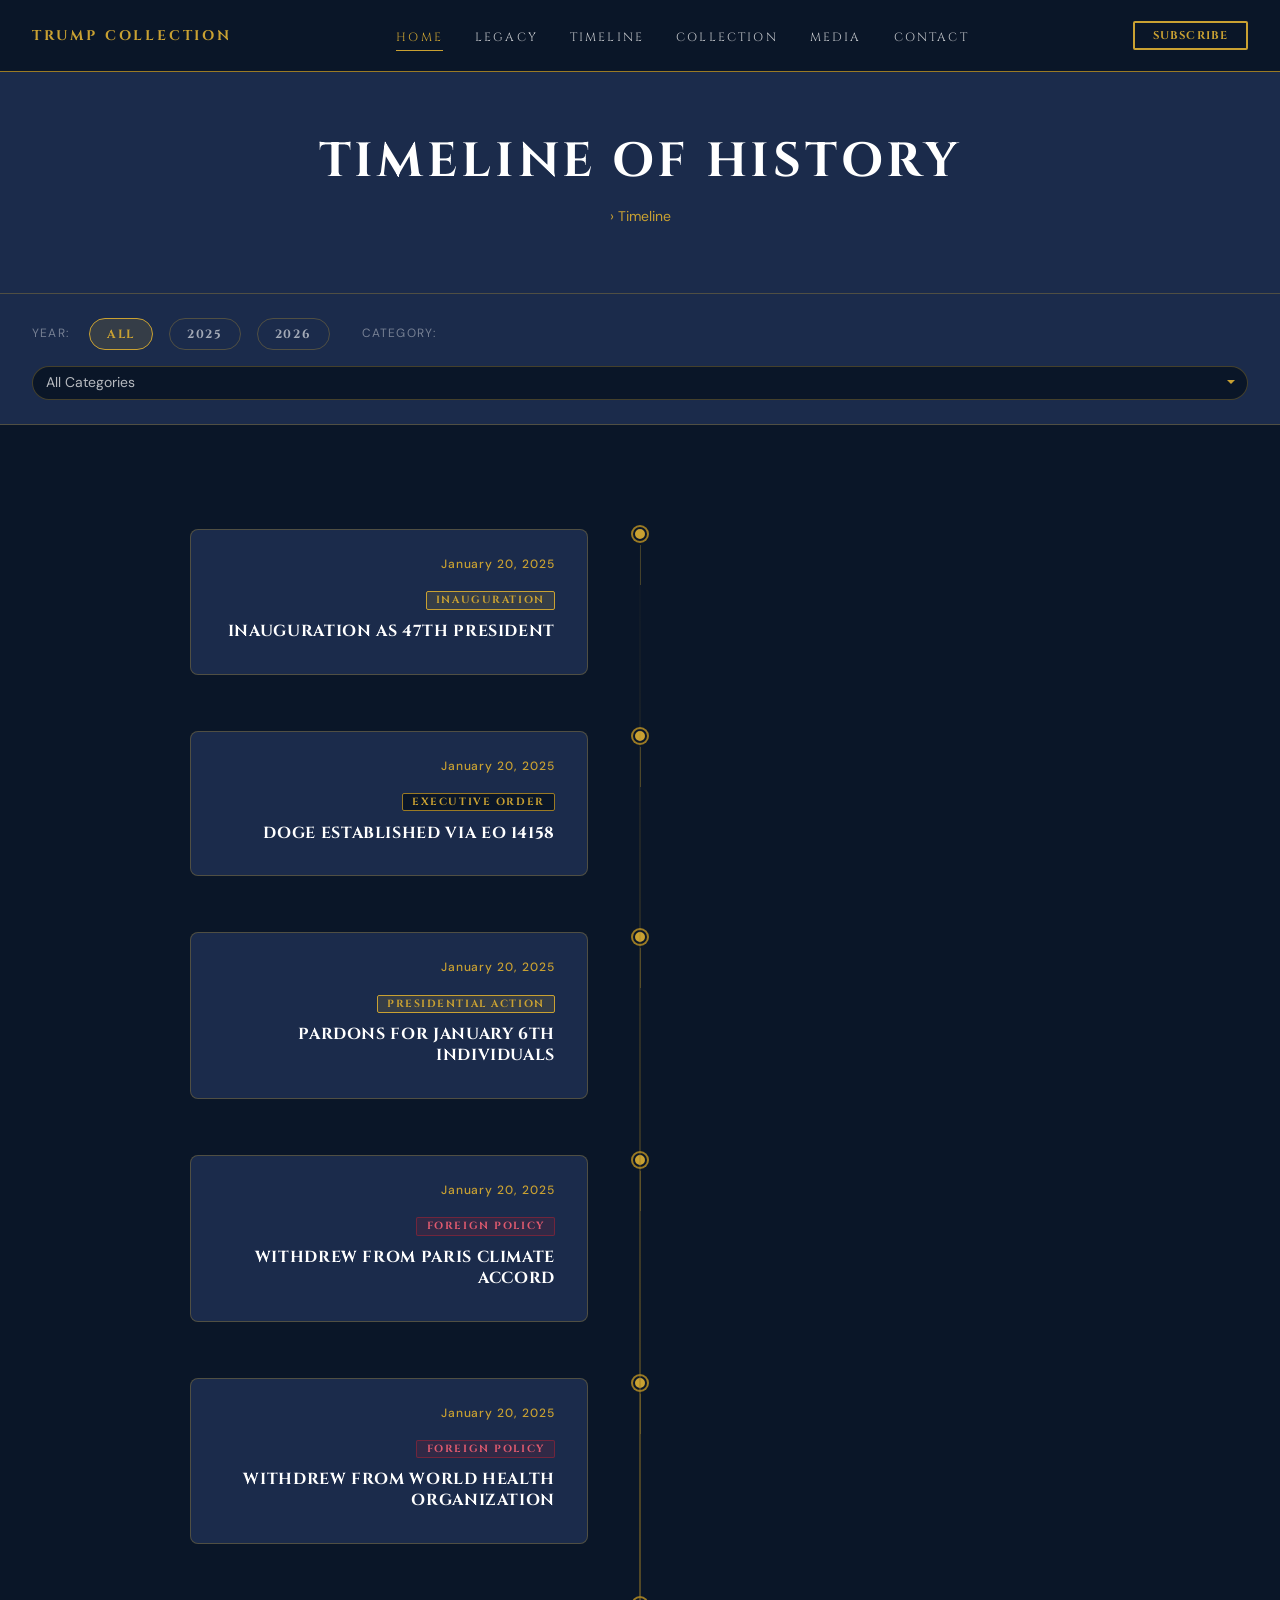
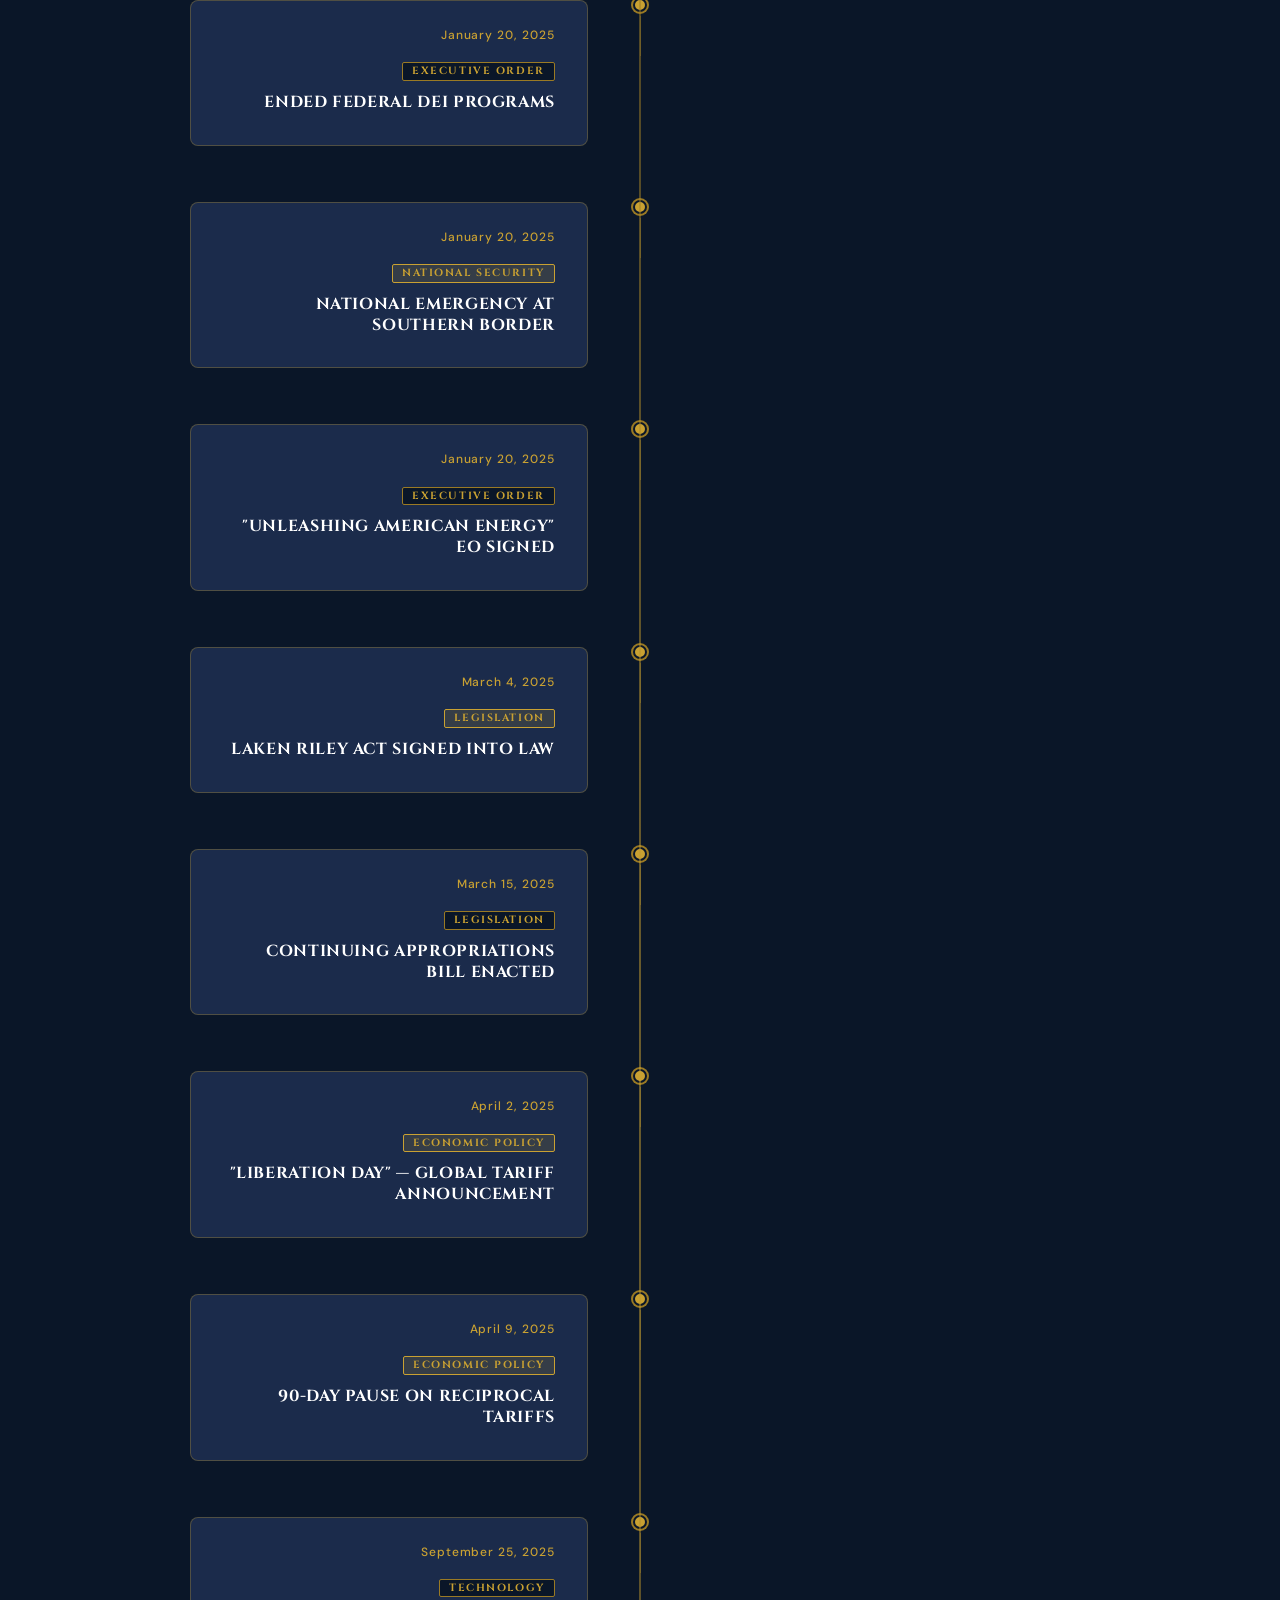
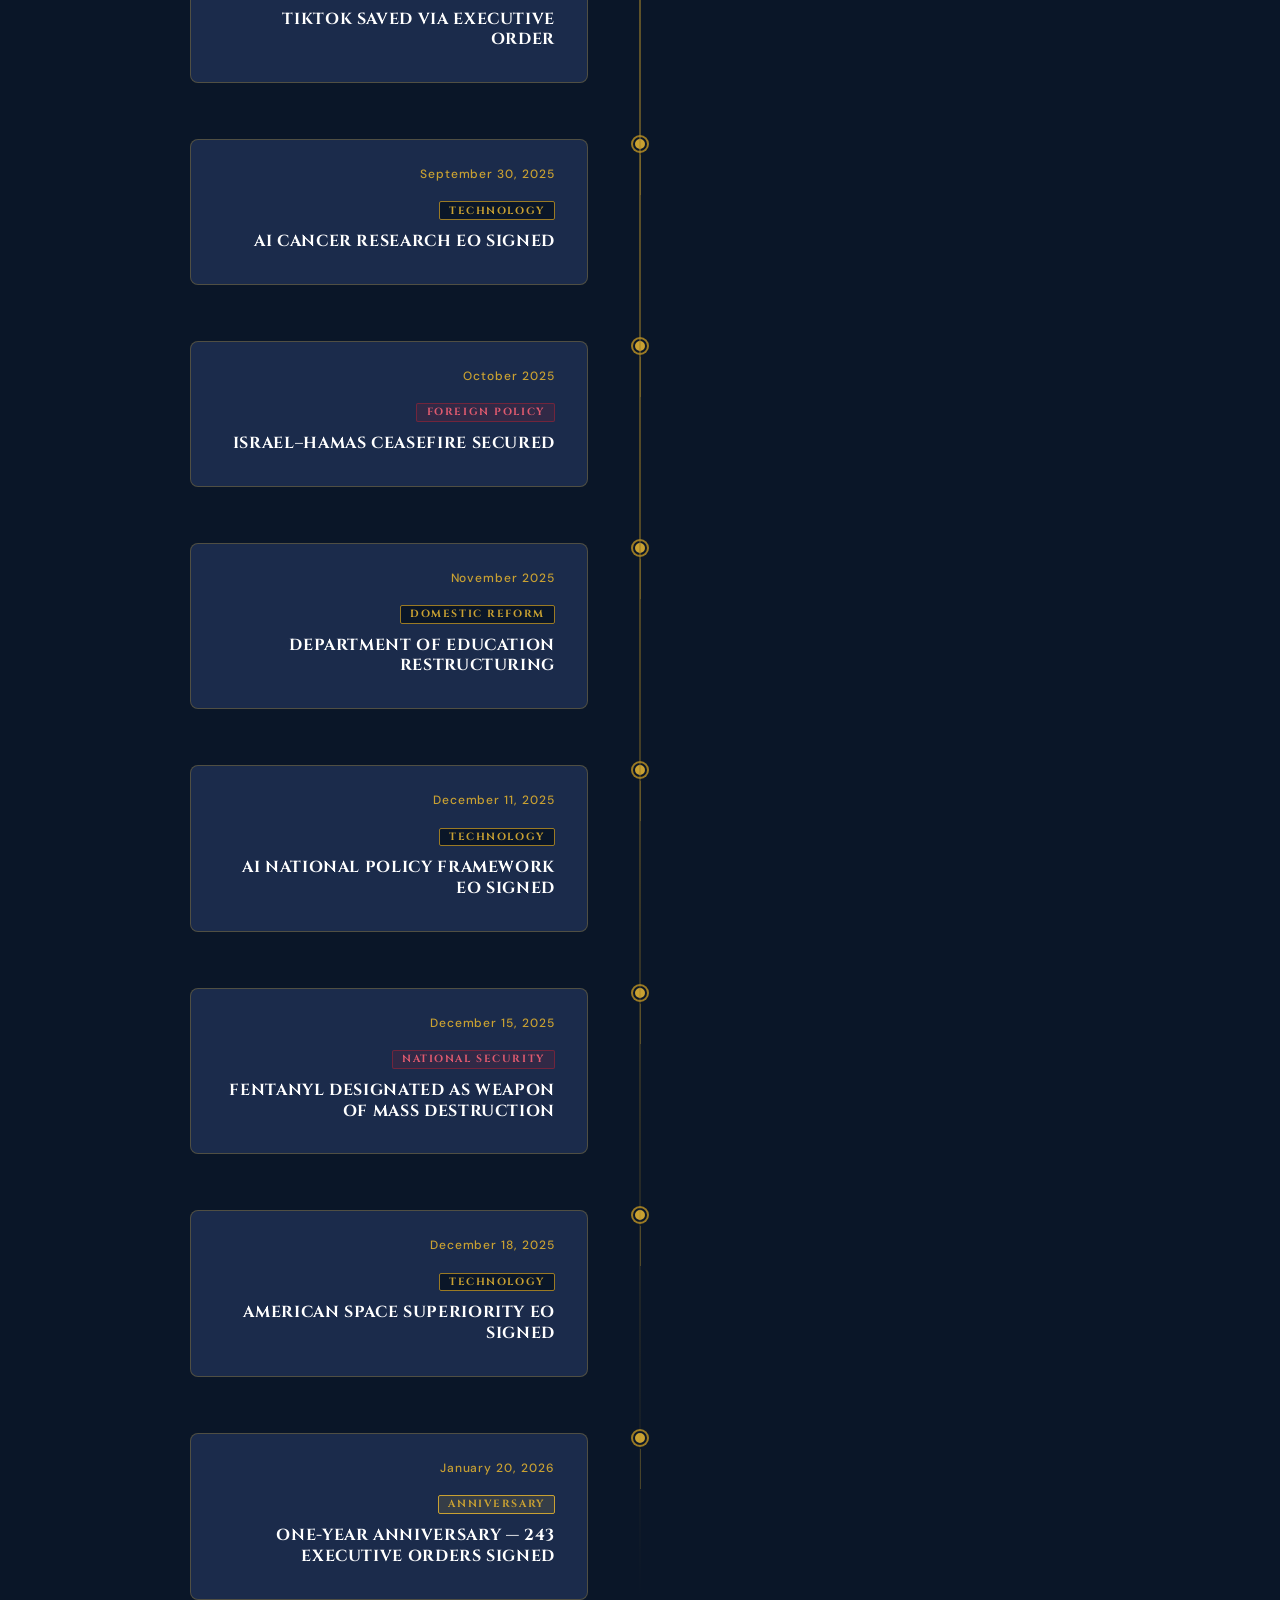
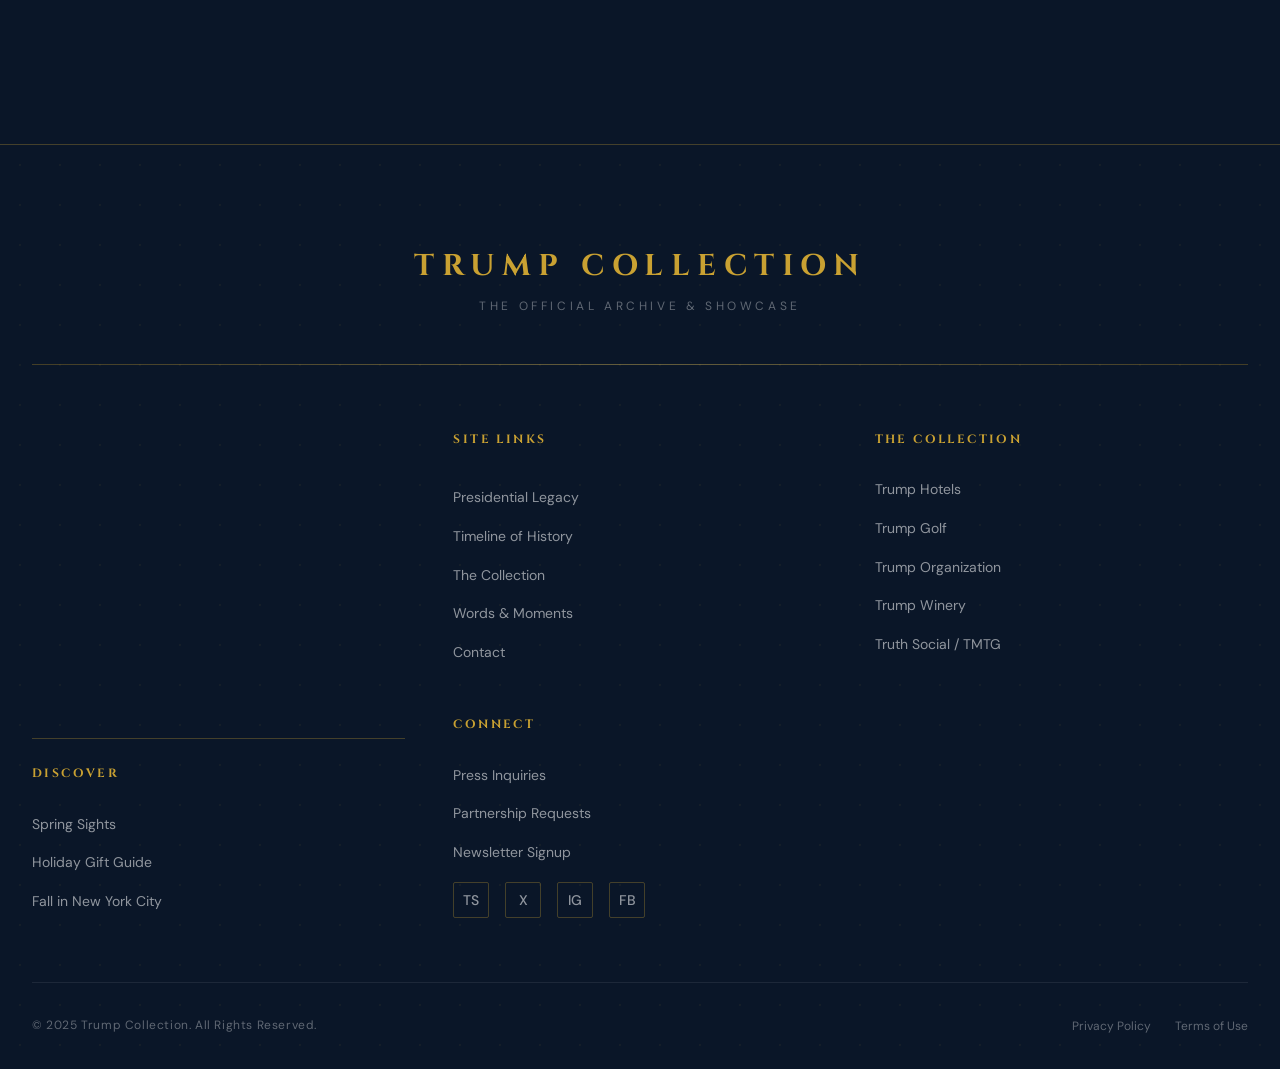
<file: timeline/index.html>
<!DOCTYPE html>
<html lang="en">
<head>
  <meta charset="UTF-8" />
  <meta name="viewport" content="width=device-width, initial-scale=1.0" />
  <meta name="description" content="Timeline of History — A chronological record of President Trump's milestones, executive actions, and historic achievements from 2025 onward." />
  <link rel="icon" href="/favicon.svg" type="image/svg+xml" />
  <link rel="shortcut icon" href="/favicon.svg" />
  <title>Timeline of History | Trump Collection</title>

  <link rel="preconnect" href="https://fonts.googleapis.com" />
  <link rel="preconnect" href="https://fonts.gstatic.com" crossorigin />
  <link href="https://fonts.googleapis.com/css2?family=Cinzel:wght@400;700&family=Playfair+Display:ital,wght@0,400;0,700;1,400&family=EB+Garamond:ital,wght@0,400;0,500;1,400&family=DM+Sans:wght@400;500&display=swap" rel="stylesheet" />

  <link rel="stylesheet" href="/css/variables.css" />
  <link rel="stylesheet" href="/css/base.css" />
  <link rel="stylesheet" href="/css/components.css" />
  <link rel="stylesheet" href="/css/layout.css" />
  <link rel="stylesheet" href="/css/pages/timeline.css" />
</head>
<body>

<!-- NAV -->
<nav class="nav" role="navigation" aria-label="Main navigation">
  <div class="nav-inner">
    <a href="/" class="nav-wordmark">TRUMP COLLECTION</a>
    <ul class="nav-links" role="list">
      <li><a href="/" class="nav-link">Home</a></li>
      <li><a href="/legacy"     class="nav-link">Legacy</a></li>
      <li><a href="/timeline"   class="nav-link">Timeline</a></li>
      <li><a href="/collection" class="nav-link">Collection</a></li>
      <li><a href="/media"      class="nav-link">Media</a></li>
      <li><a href="/contact"    class="nav-link">Contact</a></li>
    </ul>
    <a href="/contact" class="btn btn-outline btn-sm nav-cta">Subscribe</a>
    <button class="nav-hamburger" aria-label="Open menu" aria-expanded="false" aria-controls="mobile-menu">
      <span class="bar"></span><span class="bar"></span><span class="bar"></span>
    </button>
  </div>
</nav>

<div class="nav-mobile-overlay" id="mobile-menu" role="dialog" aria-label="Mobile navigation">
  <nav>
    <ul style="display:flex;flex-direction:column;align-items:center;gap:2rem;list-style:none;" role="list">
      <li><a href="/" class="mobile-nav-link">Home</a></li>
      <li><a href="/legacy"     class="mobile-nav-link">Legacy</a></li>
      <li><a href="/timeline"   class="mobile-nav-link">Timeline</a></li>
      <li><a href="/collection" class="mobile-nav-link">Collection</a></li>
      <li><a href="/media"      class="mobile-nav-link">Media</a></li>
      <li><a href="/contact"    class="mobile-nav-link">Contact</a></li>
    </ul>
    <div class="mobile-subscribe" style="margin-top:2.5rem;text-align:center;">
      <a href="/contact" class="btn btn-outline">Subscribe</a>
    </div>
  </nav>
</div>

<!-- PAGE HERO -->
<header class="page-hero" role="banner">
  <div class="container page-hero-content">
    <h1 class="page-hero-title">Timeline of History</h1>
    <nav class="breadcrumb" aria-label="Breadcrumb">
      <a href="/>Home</a>
      <span class="sep" aria-hidden="true">›</span>
      <span aria-current="page">Timeline</span>
    </nav>
  </div>
</header>

<main>

<!-- FILTER BAR -->
<div class="timeline-filter-bar" role="search" aria-label="Filter timeline entries">
  <div class="container">
    <div class="timeline-filter-inner">
      <span class="filter-label">Year:</span>
      <button class="filter-btn active" data-year="all">All</button>
      <button class="filter-btn" data-year="2025">2025</button>
      <button class="filter-btn" data-year="2026">2026</button>

      <span class="filter-label" style="margin-left:1rem;">Category:</span>
      <select class="filter-select" data-filter="category" aria-label="Filter by category">
        <option value="all">All Categories</option>
        <option value="eo">Executive Orders</option>
        <option value="foreign">Foreign Policy</option>
        <option value="economic">Economic</option>
        <option value="domestic">Domestic</option>
        <option value="technology">Technology</option>
      </select>
    </div>
  </div>
</div>

<!-- TIMELINE -->
<section class="timeline-section" aria-label="Timeline of milestones">
  <div class="container">
    <div class="timeline-track">

      <!-- Entry 1 -->
      <div class="timeline-entry" data-year="2025" data-category="domestic">
        <div class="tl-left">
          <div class="tl-card">
            <div class="tl-date">January 20, 2025</div>
            <div class="tl-badge"><span class="badge badge-gold">Inauguration</span></div>
            <div class="tl-headline">Inauguration as 47th President</div>
            <div class="tl-desc">Donald J. Trump was sworn in as the 47th President of the United States, becoming the first president in American history to serve two non-consecutive terms since Grover Cleveland. The ceremony was held at the U.S. Capitol.</div>
          </div>
        </div>
        <div class="tl-center"><div class="tl-dot"></div><div class="tl-line"></div></div>
        <div class="tl-right"></div>
      </div>

      <!-- Entry 2 -->
      <div class="timeline-entry" data-year="2025" data-category="eo">
        <div class="tl-left"></div>
        <div class="tl-center"><div class="tl-dot"></div><div class="tl-line"></div></div>
        <div class="tl-right">
          <div class="tl-card">
            <div class="tl-date">January 20, 2025</div>
            <div class="tl-badge"><span class="badge badge-navy">Executive Order</span></div>
            <div class="tl-headline">DOGE Established via EO 14158</div>
            <div class="tl-desc">The Department of Government Efficiency was established by Executive Order 14158. Elon Musk was appointed as a Special Government Employee to lead the initiative, tasked with modernizing federal operations and identifying spending reductions.</div>
          </div>
        </div>
      </div>

      <!-- Entry 3 -->
      <div class="timeline-entry" data-year="2025" data-category="domestic">
        <div class="tl-left">
          <div class="tl-card">
            <div class="tl-date">January 20, 2025</div>
            <div class="tl-badge"><span class="badge badge-gold">Presidential Action</span></div>
            <div class="tl-headline">Pardons for January 6th Individuals</div>
            <div class="tl-desc">President Trump signed pardons for approximately 1,500 individuals who had been charged or convicted in connection with the events of January 6, 2021, fulfilling a campaign commitment.</div>
          </div>
        </div>
        <div class="tl-center"><div class="tl-dot"></div><div class="tl-line"></div></div>
        <div class="tl-right"></div>
      </div>

      <!-- Entry 4 -->
      <div class="timeline-entry" data-year="2025" data-category="foreign">
        <div class="tl-left"></div>
        <div class="tl-center"><div class="tl-dot"></div><div class="tl-line"></div></div>
        <div class="tl-right">
          <div class="tl-card">
            <div class="tl-date">January 20, 2025</div>
            <div class="tl-badge"><span class="badge badge-red">Foreign Policy</span></div>
            <div class="tl-headline">Withdrew from Paris Climate Accord</div>
            <div class="tl-desc">On Inauguration Day, President Trump signed the executive order to withdraw the United States from the Paris Climate Accord for the second time, asserting that the agreement placed undue burdens on American energy and industry.</div>
          </div>
        </div>
      </div>

      <!-- Entry 5 -->
      <div class="timeline-entry" data-year="2025" data-category="foreign">
        <div class="tl-left">
          <div class="tl-card">
            <div class="tl-date">January 20, 2025</div>
            <div class="tl-badge"><span class="badge badge-red">Foreign Policy</span></div>
            <div class="tl-headline">Withdrew from World Health Organization</div>
            <div class="tl-desc">The United States formally began withdrawal from the World Health Organization, citing failures of transparency and accountability during the COVID-19 pandemic and the organization's structural deference to member state interests over global health truth.</div>
          </div>
        </div>
        <div class="tl-center"><div class="tl-dot"></div><div class="tl-line"></div></div>
        <div class="tl-right"></div>
      </div>

      <!-- Entry 6 -->
      <div class="timeline-entry" data-year="2025" data-category="eo">
        <div class="tl-left"></div>
        <div class="tl-center"><div class="tl-dot"></div><div class="tl-line"></div></div>
        <div class="tl-right">
          <div class="tl-card">
            <div class="tl-date">January 20, 2025</div>
            <div class="tl-badge"><span class="badge badge-navy">Executive Order</span></div>
            <div class="tl-headline">Ended Federal DEI Programs</div>
            <div class="tl-desc">An executive order signed on Inauguration Day terminated all Diversity, Equity, and Inclusion programs, mandates, and offices across all federal agencies, restoring merit-based principles to the federal workforce.</div>
          </div>
        </div>
      </div>

      <!-- Entry 7 -->
      <div class="timeline-entry" data-year="2025" data-category="domestic">
        <div class="tl-left">
          <div class="tl-card">
            <div class="tl-date">January 20, 2025</div>
            <div class="tl-badge"><span class="badge badge-gold">National Security</span></div>
            <div class="tl-headline">National Emergency at Southern Border</div>
            <div class="tl-desc">President Trump declared a national emergency at the U.S.-Mexico southern border, unlocking emergency powers and federal resources to deploy National Guard troops and accelerate enforcement operations.</div>
          </div>
        </div>
        <div class="tl-center"><div class="tl-dot"></div><div class="tl-line"></div></div>
        <div class="tl-right"></div>
      </div>

      <!-- Entry 8 -->
      <div class="timeline-entry" data-year="2025" data-category="eo">
        <div class="tl-left"></div>
        <div class="tl-center"><div class="tl-dot"></div><div class="tl-line"></div></div>
        <div class="tl-right">
          <div class="tl-card">
            <div class="tl-date">January 20, 2025</div>
            <div class="tl-badge"><span class="badge badge-navy">Executive Order</span></div>
            <div class="tl-headline">"Unleashing American Energy" EO Signed</div>
            <div class="tl-desc">A sweeping energy executive order directed federal agencies to expedite permits for oil, gas, coal, and nuclear energy production, reversing regulatory barriers and declaring American energy dominance a national security priority.</div>
          </div>
        </div>
      </div>

      <!-- Entry 9 -->
      <div class="timeline-entry" data-year="2025" data-category="domestic">
        <div class="tl-left">
          <div class="tl-card">
            <div class="tl-date">March 4, 2025</div>
            <div class="tl-badge"><span class="badge badge-gold">Legislation</span></div>
            <div class="tl-headline">Laken Riley Act Signed into Law</div>
            <div class="tl-desc">The Laken Riley Act — the first legislation signed in the second term — mandated detention of undocumented individuals charged with burglary, theft, or violent offenses. It was named in honor of Laken Riley, a Georgia nursing student killed by an illegal immigrant in 2024.</div>
          </div>
        </div>
        <div class="tl-center"><div class="tl-dot"></div><div class="tl-line"></div></div>
        <div class="tl-right"></div>
      </div>

      <!-- Entry 10 -->
      <div class="timeline-entry" data-year="2025" data-category="domestic">
        <div class="tl-left"></div>
        <div class="tl-center"><div class="tl-dot"></div><div class="tl-line"></div></div>
        <div class="tl-right">
          <div class="tl-card">
            <div class="tl-date">March 15, 2025</div>
            <div class="tl-badge"><span class="badge badge-navy">Legislation</span></div>
            <div class="tl-headline">Continuing Appropriations Bill Enacted</div>
            <div class="tl-desc">A continuing resolution to fund the federal government was enacted, avoiding a government shutdown and providing operating continuity while the administration pursued its broader budget reform agenda through DOGE.</div>
          </div>
        </div>
      </div>

      <!-- Entry 11 -->
      <div class="timeline-entry" data-year="2025" data-category="economic">
        <div class="tl-left">
          <div class="tl-card">
            <div class="tl-date">April 2, 2025</div>
            <div class="tl-badge"><span class="badge badge-gold">Economic Policy</span></div>
            <div class="tl-headline">"Liberation Day" — Global Tariff Announcement</div>
            <div class="tl-desc">President Trump announced a 10% baseline tariff on imports from nearly all countries, accompanied by country-specific reciprocal tariffs designed to correct decades of unfair trade practices. The announcement marked the most significant restructuring of U.S. trade policy in the post-war era.</div>
          </div>
        </div>
        <div class="tl-center"><div class="tl-dot"></div><div class="tl-line"></div></div>
        <div class="tl-right"></div>
      </div>

      <!-- Entry 12 -->
      <div class="timeline-entry" data-year="2025" data-category="economic">
        <div class="tl-left"></div>
        <div class="tl-center"><div class="tl-dot"></div><div class="tl-line"></div></div>
        <div class="tl-right">
          <div class="tl-card">
            <div class="tl-date">April 9, 2025</div>
            <div class="tl-badge"><span class="badge badge-gold">Economic Policy</span></div>
            <div class="tl-headline">90-Day Pause on Reciprocal Tariffs</div>
            <div class="tl-desc">A 90-day pause on country-specific reciprocal tariffs was announced, providing a negotiating window for bilateral trade agreements with key partners including the EU, UK, Japan, South Korea, and others, while the baseline 10% tariff remained in effect.</div>
          </div>
        </div>
      </div>

      <!-- Entry 13 -->
      <div class="timeline-entry" data-year="2025" data-category="technology">
        <div class="tl-left">
          <div class="tl-card">
            <div class="tl-date">September 25, 2025</div>
            <div class="tl-badge"><span class="badge badge-navy">Technology</span></div>
            <div class="tl-headline">TikTok Saved via Executive Order</div>
            <div class="tl-desc">An executive order provided a legal framework to preserve TikTok's operations in the United States while addressing national security concerns related to its Chinese ownership, protecting American users' access while safeguarding sensitive data.</div>
          </div>
        </div>
        <div class="tl-center"><div class="tl-dot"></div><div class="tl-line"></div></div>
        <div class="tl-right"></div>
      </div>

      <!-- Entry 14 -->
      <div class="timeline-entry" data-year="2025" data-category="technology">
        <div class="tl-left"></div>
        <div class="tl-center"><div class="tl-dot"></div><div class="tl-line"></div></div>
        <div class="tl-right">
          <div class="tl-card">
            <div class="tl-date">September 30, 2025</div>
            <div class="tl-badge"><span class="badge badge-navy">Technology</span></div>
            <div class="tl-headline">AI Cancer Research EO Signed</div>
            <div class="tl-desc">An executive order directed federal agencies to harness artificial intelligence to accelerate research into cures for pediatric cancer — combining technological innovation with a compassionate national health priority.</div>
          </div>
        </div>
      </div>

      <!-- Entry 15 -->
      <div class="timeline-entry" data-year="2025" data-category="foreign">
        <div class="tl-left">
          <div class="tl-card">
            <div class="tl-date">October 2025</div>
            <div class="tl-badge"><span class="badge badge-red">Foreign Policy</span></div>
            <div class="tl-headline">Israel–Hamas Ceasefire Secured</div>
            <div class="tl-desc">After sustained diplomatic engagement by the Trump administration, a ceasefire between Israel and Hamas was successfully negotiated. All remaining hostages held in Gaza were returned — a historic humanitarian achievement that marked the resolution of an eighteen-month conflict.</div>
          </div>
        </div>
        <div class="tl-center"><div class="tl-dot"></div><div class="tl-line"></div></div>
        <div class="tl-right"></div>
      </div>

      <!-- Entry 16 -->
      <div class="timeline-entry" data-year="2025" data-category="domestic">
        <div class="tl-left"></div>
        <div class="tl-center"><div class="tl-dot"></div><div class="tl-line"></div></div>
        <div class="tl-right">
          <div class="tl-card">
            <div class="tl-date">November 2025</div>
            <div class="tl-badge"><span class="badge badge-navy">Domestic Reform</span></div>
            <div class="tl-headline">Department of Education Restructuring</div>
            <div class="tl-desc">The process of restructuring and winding down the federal Department of Education was formally announced, with K-12 and higher education functions to be transferred to individual states, returning educational authority to communities.</div>
          </div>
        </div>
      </div>

      <!-- Entry 17 -->
      <div class="timeline-entry" data-year="2025" data-category="technology">
        <div class="tl-left">
          <div class="tl-card">
            <div class="tl-date">December 11, 2025</div>
            <div class="tl-badge"><span class="badge badge-navy">Technology</span></div>
            <div class="tl-headline">AI National Policy Framework EO Signed</div>
            <div class="tl-desc">An executive order established the United States' comprehensive national AI policy framework, positioning America as the global leader in artificial intelligence development, safety standards, and innovation governance.</div>
          </div>
        </div>
        <div class="tl-center"><div class="tl-dot"></div><div class="tl-line"></div></div>
        <div class="tl-right"></div>
      </div>

      <!-- Entry 18 -->
      <div class="timeline-entry" data-year="2025" data-category="foreign">
        <div class="tl-left"></div>
        <div class="tl-center"><div class="tl-dot"></div><div class="tl-line"></div></div>
        <div class="tl-right">
          <div class="tl-card">
            <div class="tl-date">December 15, 2025</div>
            <div class="tl-badge"><span class="badge badge-red">National Security</span></div>
            <div class="tl-headline">Fentanyl Designated as Weapon of Mass Destruction</div>
            <div class="tl-desc">President Trump signed an executive order formally designating fentanyl as a Weapon of Mass Destruction, unlocking additional law enforcement, military, and diplomatic tools to combat the drug's flow into the United States from foreign sources.</div>
          </div>
        </div>
      </div>

      <!-- Entry 19 -->
      <div class="timeline-entry" data-year="2025" data-category="technology">
        <div class="tl-left">
          <div class="tl-card">
            <div class="tl-date">December 18, 2025</div>
            <div class="tl-badge"><span class="badge badge-navy">Technology</span></div>
            <div class="tl-headline">American Space Superiority EO Signed</div>
            <div class="tl-desc">The "Ensuring American Space Superiority" executive order established a national framework for maintaining U.S. dominance in space exploration, satellite infrastructure, and space-based national defense systems.</div>
          </div>
        </div>
        <div class="tl-center"><div class="tl-dot"></div><div class="tl-line"></div></div>
        <div class="tl-right"></div>
      </div>

      <!-- Entry 20 -->
      <div class="timeline-entry" data-year="2026" data-category="domestic">
        <div class="tl-left"></div>
        <div class="tl-center"><div class="tl-dot"></div><div class="tl-line"></div></div>
        <div class="tl-right">
          <div class="tl-card">
            <div class="tl-date">January 20, 2026</div>
            <div class="tl-badge"><span class="badge badge-gold">Anniversary</span></div>
            <div class="tl-headline">One-Year Anniversary — 243 Executive Orders Signed</div>
            <div class="tl-desc">On the one-year anniversary of his inauguration, President Trump marked 243 executive orders signed — a historic high. The administration cited transformational progress across border security, economic policy, federal efficiency, and foreign diplomacy.</div>
          </div>
        </div>
      </div>

      <div class="timeline-empty" role="status" aria-live="polite">
        No milestones found for the selected filters.
      </div>

    </div>
  </div>
</section>

</main>

<!-- FOOTER -->
<footer class="footer" role="contentinfo">
  <div class="container footer-inner">
    <div class="footer-wordmark">
      <div class="footer-wordmark-text">TRUMP COLLECTION</div>
      <div class="footer-wordmark-sub">The Official Archive &amp; Showcase</div>
    </div>
    <div class="footer-rule"></div>
    <div class="footer-columns">
      <div class="footer-col">
        <div class="footer-col-title">Site Links</div>
        <ul role="list">
          <li><a href="/>Home</a></li>
          <li><a href="/legacy">Presidential Legacy</a></li>
          <li><a href="/timeline">Timeline of History</a></li>
          <li><a href="/collection">The Collection</a></li>
          <li><a href="/media">Words &amp; Moments</a></li>
          <li><a href="/contact">Contact</a></li>
        </ul>
      </div>
      <div class="footer-col">
        <div class="footer-col-title">The Collection</div>
        <ul role="list">
          <li><a href="/collection#hotels">Trump Hotels</a></li>
          <li><a href="/collection#golf">Trump Golf</a></li>
          <li><a href="/collection#organization">Trump Organization</a></li>
          <li><a href="/collection#winery">Trump Winery</a></li>
          <li><a href="/collection#tmtg">Truth Social / TMTG</a></li>
        </ul>
      </div>
      <div class="footer-col" style="border-top:1px solid var(--color-border);padding-top:var(--space-lg);margin-top:var(--space-lg);">
        <div class="footer-col-title">Discover</div>
        <ul role="list">
          <li><a href="/springsights">Spring Sights</a></li>
          <li><a href="/giftguide">Holiday Gift Guide</a></li>
          <li><a href="/fallinnyc">Fall in New York City</a></li>
        </ul>
      </div>
      <div class="footer-col">
        <div class="footer-col-title">Connect</div>
        <ul role="list">
          <li><a href="/contact">Press Inquiries</a></li>
          <li><a href="/contact">Partnership Requests</a></li>
          <li><a href="/contact">Newsletter Signup</a></li>
        </ul>
        <div class="social-links" style="margin-top:1rem;">
          <a href="https://truthsocial.com/@realDonaldTrump" class="social-link" aria-label="Truth Social" target="_blank" rel="noopener noreferrer">TS</a>
          <a href="https://x.com/Trump" class="social-link" aria-label="X / Twitter" target="_blank" rel="noopener noreferrer">X</a>
          <a href="https://www.instagram.com/realdonaldtrump/" class="social-link" aria-label="Instagram" target="_blank" rel="noopener noreferrer">IG</a>
          <a href="https://www.trump.com" class="social-link" aria-label="Official Website" target="_blank" rel="noopener noreferrer">FB</a>
        </div>
      </div>
    </div>
    <div class="footer-bottom">
      <p class="footer-copyright">© 2025 Trump Collection. All Rights Reserved.</p>
      <div class="footer-legal-links">
        <a href="#">Privacy Policy</a>
        <a href="#">Terms of Use</a>
      </div>
    </div>
  </div>
</footer>

<script src="/js/main.js"></script>
<script src="/js/timeline.js"></script>
</body>
</html>
</file>
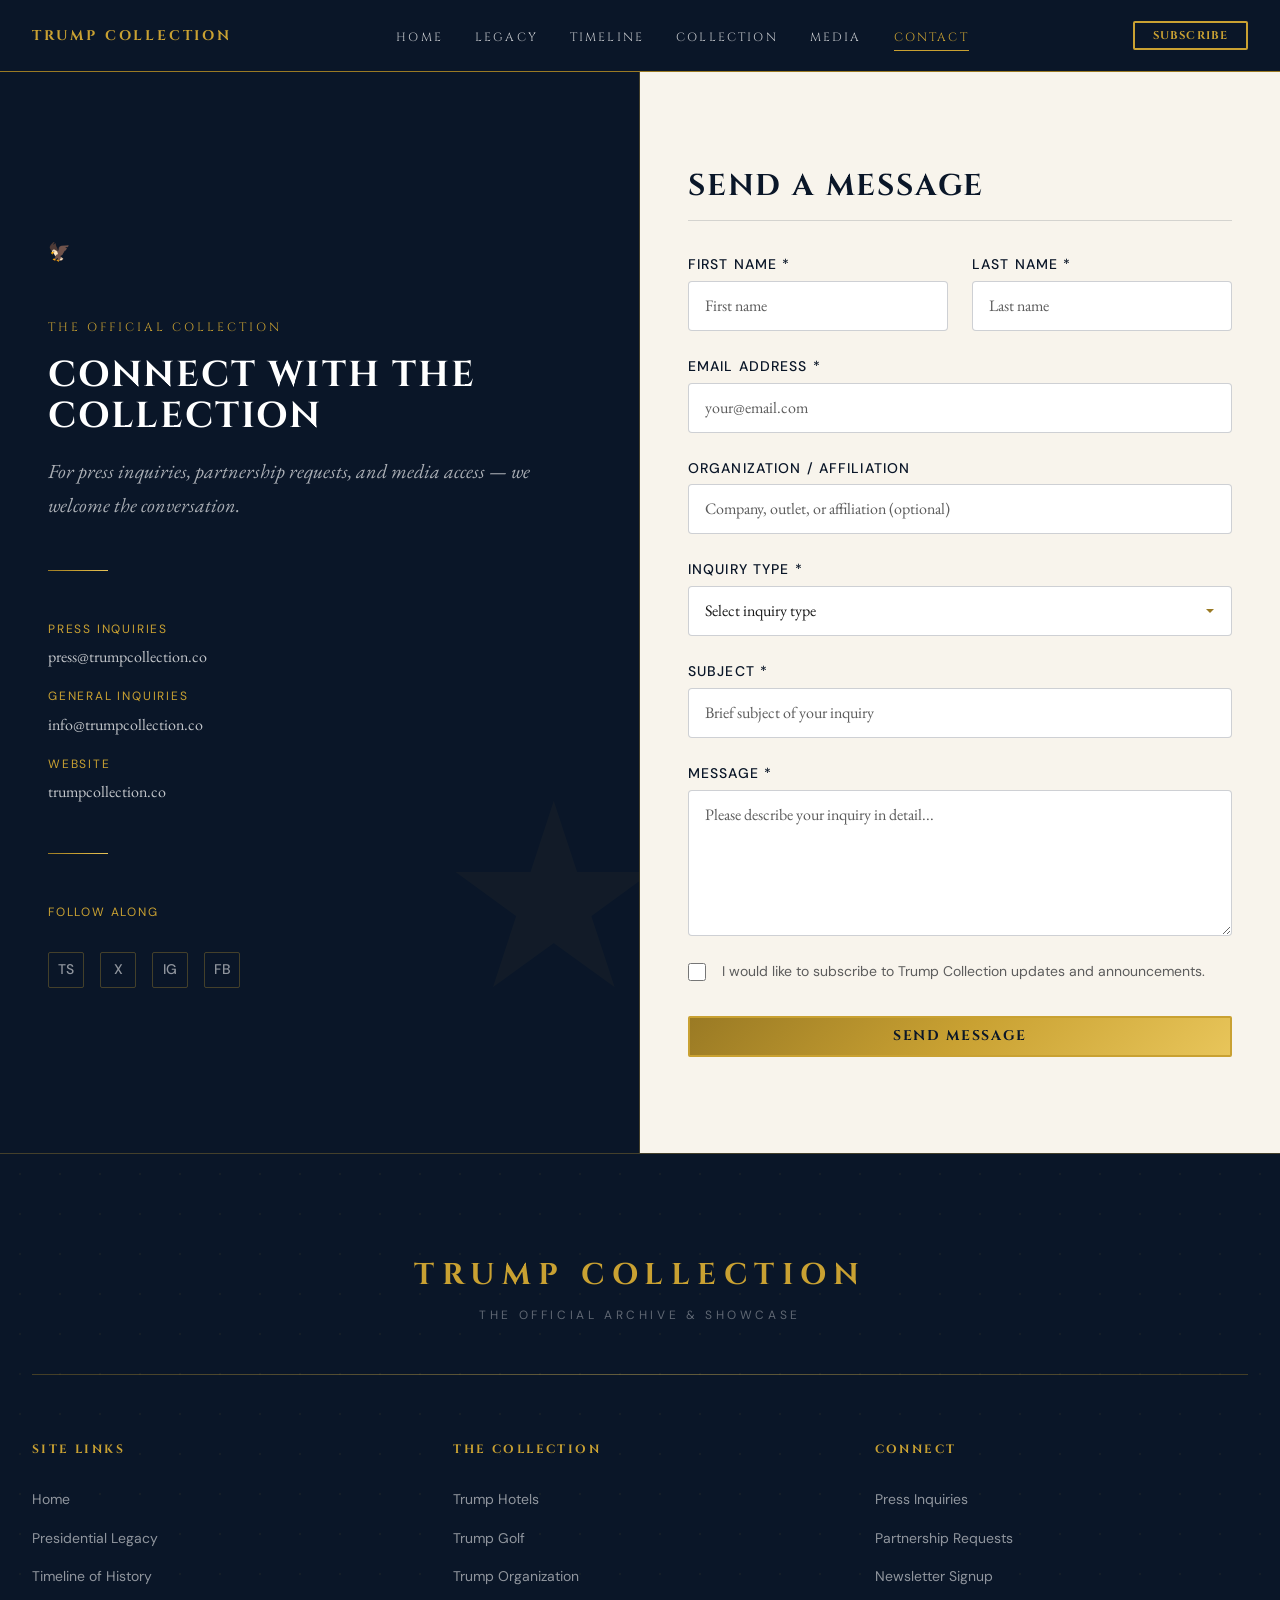
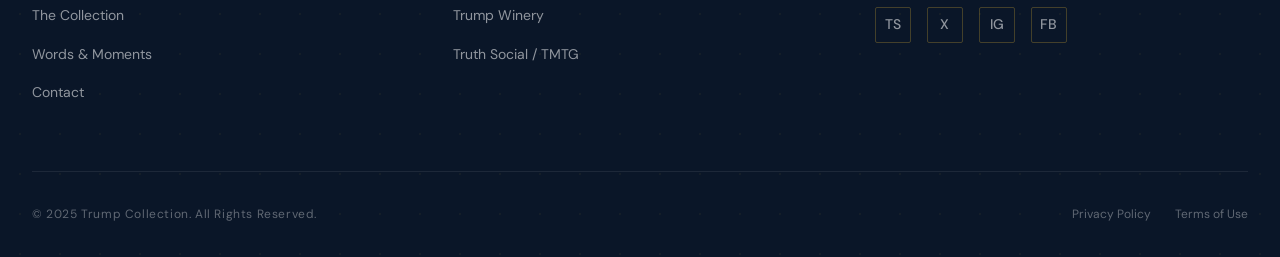
<file: pages/contact.html>
<!DOCTYPE html>
<html lang="en">
<head>
  <meta charset="UTF-8" />
  <meta name="viewport" content="width=device-width, initial-scale=1.0" />
  <meta name="description" content="Contact Trump Collection — Press inquiries, partnership requests, media access, and newsletter signup." />
  <title>Contact | Trump Collection</title>

  <link rel="preconnect" href="https://fonts.googleapis.com" />
  <link rel="preconnect" href="https://fonts.gstatic.com" crossorigin />
  <link href="https://fonts.googleapis.com/css2?family=Cinzel:wght@400;700&family=Playfair+Display:ital,wght@0,400;0,700;1,400&family=EB+Garamond:ital,wght@0,400;0,500;1,400&family=DM+Sans:wght@400;500&display=swap" rel="stylesheet" />

  <link rel="stylesheet" href="../css/variables.css" />
  <link rel="stylesheet" href="../css/base.css" />
  <link rel="stylesheet" href="../css/components.css" />
  <link rel="stylesheet" href="../css/layout.css" />
  <link rel="stylesheet" href="../css/pages/contact.css" />
</head>
<body>

<!-- NAV -->
<nav class="nav" role="navigation" aria-label="Main navigation">
  <div class="nav-inner">
    <a href="../index.html" class="nav-wordmark">TRUMP COLLECTION</a>
    <ul class="nav-links" role="list">
      <li><a href="../index.html"   class="nav-link">Home</a></li>
      <li><a href="legacy.html"     class="nav-link">Legacy</a></li>
      <li><a href="timeline.html"   class="nav-link">Timeline</a></li>
      <li><a href="collection.html" class="nav-link">Collection</a></li>
      <li><a href="media.html"      class="nav-link">Media</a></li>
      <li><a href="contact.html"    class="nav-link">Contact</a></li>
    </ul>
    <a href="contact.html" class="btn btn-outline btn-sm nav-cta">Subscribe</a>
    <button class="nav-hamburger" aria-label="Open menu" aria-expanded="false" aria-controls="mobile-menu">
      <span class="bar"></span><span class="bar"></span><span class="bar"></span>
    </button>
  </div>
</nav>

<div class="nav-mobile-overlay" id="mobile-menu" role="dialog" aria-label="Mobile navigation">
  <nav>
    <ul style="display:flex;flex-direction:column;align-items:center;gap:2rem;list-style:none;" role="list">
      <li><a href="../index.html"   class="mobile-nav-link">Home</a></li>
      <li><a href="legacy.html"     class="mobile-nav-link">Legacy</a></li>
      <li><a href="timeline.html"   class="mobile-nav-link">Timeline</a></li>
      <li><a href="collection.html" class="mobile-nav-link">Collection</a></li>
      <li><a href="media.html"      class="mobile-nav-link">Media</a></li>
      <li><a href="contact.html"    class="mobile-nav-link">Contact</a></li>
    </ul>
    <div class="mobile-subscribe" style="margin-top:2.5rem;text-align:center;">
      <a href="contact.html" class="btn btn-outline">Subscribe</a>
    </div>
  </nav>
</div>

<!-- MAIN SPLIT LAYOUT -->
<main>
<div class="split-layout contact-page">

  <!-- ── LEFT: Info Panel ─────────────────────────────────── -->
  <div class="contact-info-panel">
    <span class="contact-eagle" aria-hidden="true">🦅</span>
    <p class="contact-panel-eyebrow">The Official Collection</p>
    <h1 class="contact-panel-title">Connect with the Collection</h1>
    <p class="contact-panel-tagline">For press inquiries, partnership requests, and media access — we welcome the conversation.</p>

    <div class="contact-panel-divider" aria-hidden="true"></div>

    <div class="contact-detail">
      <div class="contact-detail-item">
        <span class="contact-detail-label">Press Inquiries</span>
        <span class="contact-detail-value">
          <a href="mailto:press@trumpcollection.co">press@trumpcollection.co</a>
        </span>
      </div>
      <div class="contact-detail-item">
        <span class="contact-detail-label">General Inquiries</span>
        <span class="contact-detail-value">
          <a href="mailto:info@trumpcollection.co">info@trumpcollection.co</a>
        </span>
      </div>
      <div class="contact-detail-item">
        <span class="contact-detail-label">Website</span>
        <span class="contact-detail-value">trumpcollection.co</span>
      </div>
    </div>

    <div class="contact-panel-divider" aria-hidden="true"></div>

    <p class="contact-detail-label" style="margin-bottom:.75rem;">Follow Along</p>
    <div class="social-links">
      <a href="#" class="social-link" aria-label="Truth Social">TS</a>
      <a href="#" class="social-link" aria-label="X / Twitter">X</a>
      <a href="#" class="social-link" aria-label="Instagram">IG</a>
      <a href="#" class="social-link" aria-label="Facebook">FB</a>
    </div>
  </div>

  <!-- ── RIGHT: Form Panel ─────────────────────────────────── -->
  <div class="contact-form-panel">

    <h2 class="contact-form-title">Send a Message</h2>

    <!-- Success Message (hidden by default) -->
    <div class="success-message" role="alert" aria-live="polite">
      <div class="success-icon" aria-hidden="true">✦</div>
      <div class="success-title">Message Received</div>
      <p class="success-text">Thank you. We'll be in touch.</p>
    </div>

    <!-- Form Content -->
    <div class="contact-form-content">
      <form id="contact-form" novalidate aria-label="Contact form">

        <!-- Name Row -->
        <div class="form-row">
          <div class="form-group">
            <label class="form-label" for="first-name">First Name <span aria-hidden="true">*</span></label>
            <input
              class="form-input"
              type="text"
              id="first-name"
              name="first_name"
              placeholder="First name"
              autocomplete="given-name"
              required
              aria-required="true"
            />
            <span class="form-error" id="first-name-error" role="alert"></span>
          </div>
          <div class="form-group">
            <label class="form-label" for="last-name">Last Name <span aria-hidden="true">*</span></label>
            <input
              class="form-input"
              type="text"
              id="last-name"
              name="last_name"
              placeholder="Last name"
              autocomplete="family-name"
              required
              aria-required="true"
            />
            <span class="form-error" id="last-name-error" role="alert"></span>
          </div>
        </div>

        <!-- Email -->
        <div class="form-group">
          <label class="form-label" for="email">Email Address <span aria-hidden="true">*</span></label>
          <input
            class="form-input"
            type="email"
            id="email"
            name="email"
            placeholder="your@email.com"
            autocomplete="email"
            required
            aria-required="true"
          />
          <span class="form-error" id="email-error" role="alert"></span>
        </div>

        <!-- Organization -->
        <div class="form-group">
          <label class="form-label" for="organization">Organization / Affiliation</label>
          <input
            class="form-input"
            type="text"
            id="organization"
            name="organization"
            placeholder="Company, outlet, or affiliation (optional)"
            autocomplete="organization"
          />
        </div>

        <!-- Inquiry Type -->
        <div class="form-group">
          <label class="form-label" for="inquiry-type">Inquiry Type <span aria-hidden="true">*</span></label>
          <select
            class="form-select"
            id="inquiry-type"
            name="inquiry_type"
            required
            aria-required="true"
          >
            <option value="" disabled selected>Select inquiry type</option>
            <option value="press">Press Inquiry</option>
            <option value="partnership">Partnership Request</option>
            <option value="general">General Inquiry</option>
            <option value="media">Media Access</option>
          </select>
          <span class="form-error" id="inquiry-error" role="alert"></span>
        </div>

        <!-- Subject -->
        <div class="form-group">
          <label class="form-label" for="subject">Subject <span aria-hidden="true">*</span></label>
          <input
            class="form-input"
            type="text"
            id="subject"
            name="subject"
            placeholder="Brief subject of your inquiry"
            required
            aria-required="true"
          />
          <span class="form-error" id="subject-error" role="alert"></span>
        </div>

        <!-- Message -->
        <div class="form-group">
          <label class="form-label" for="message">Message <span aria-hidden="true">*</span></label>
          <textarea
            class="form-textarea"
            id="message"
            name="message"
            placeholder="Please describe your inquiry in detail..."
            rows="5"
            required
            aria-required="true"
          ></textarea>
          <span class="form-error" id="message-error" role="alert"></span>
        </div>

        <!-- Subscribe Checkbox -->
        <div class="form-checkbox-row">
          <input
            class="form-checkbox"
            type="checkbox"
            id="subscribe"
            name="subscribe"
          />
          <label class="form-checkbox-label" for="subscribe">
            I would like to subscribe to Trump Collection updates and announcements.
          </label>
        </div>

        <!-- Submit -->
        <button
          type="submit"
          id="submit-btn"
          class="btn btn-primary"
          style="width:100%;justify-content:center;"
        >
          Send Message
        </button>

      </form>
    </div>

  </div>
</div>
</main>

<!-- FOOTER -->
<footer class="footer" role="contentinfo">
  <div class="container footer-inner">
    <div class="footer-wordmark">
      <div class="footer-wordmark-text">TRUMP COLLECTION</div>
      <div class="footer-wordmark-sub">The Official Archive &amp; Showcase</div>
    </div>
    <div class="footer-rule"></div>
    <div class="footer-columns">
      <div class="footer-col">
        <div class="footer-col-title">Site Links</div>
        <ul role="list">
          <li><a href="../index.html">Home</a></li>
          <li><a href="legacy.html">Presidential Legacy</a></li>
          <li><a href="timeline.html">Timeline of History</a></li>
          <li><a href="collection.html">The Collection</a></li>
          <li><a href="media.html">Words &amp; Moments</a></li>
          <li><a href="contact.html">Contact</a></li>
        </ul>
      </div>
      <div class="footer-col">
        <div class="footer-col-title">The Collection</div>
        <ul role="list">
          <li><a href="collection.html#hotels">Trump Hotels</a></li>
          <li><a href="collection.html#golf">Trump Golf</a></li>
          <li><a href="collection.html#organization">Trump Organization</a></li>
          <li><a href="collection.html#winery">Trump Winery</a></li>
          <li><a href="collection.html#tmtg">Truth Social / TMTG</a></li>
        </ul>
      </div>
      <div class="footer-col">
        <div class="footer-col-title">Connect</div>
        <ul role="list">
          <li><a href="contact.html">Press Inquiries</a></li>
          <li><a href="contact.html">Partnership Requests</a></li>
          <li><a href="contact.html">Newsletter Signup</a></li>
        </ul>
        <div class="social-links" style="margin-top:1rem;">
          <a href="#" class="social-link" aria-label="Truth Social">TS</a>
          <a href="#" class="social-link" aria-label="X / Twitter">X</a>
          <a href="#" class="social-link" aria-label="Instagram">IG</a>
          <a href="#" class="social-link" aria-label="Facebook">FB</a>
        </div>
      </div>
    </div>
    <div class="footer-bottom">
      <p class="footer-copyright">© 2025 Trump Collection. All Rights Reserved.</p>
      <div class="footer-legal-links">
        <a href="#">Privacy Policy</a>
        <a href="#">Terms of Use</a>
      </div>
    </div>
  </div>
</footer>

<script src="../js/main.js"></script>
<script src="../js/contact.js"></script>
</body>
</html>
</file>
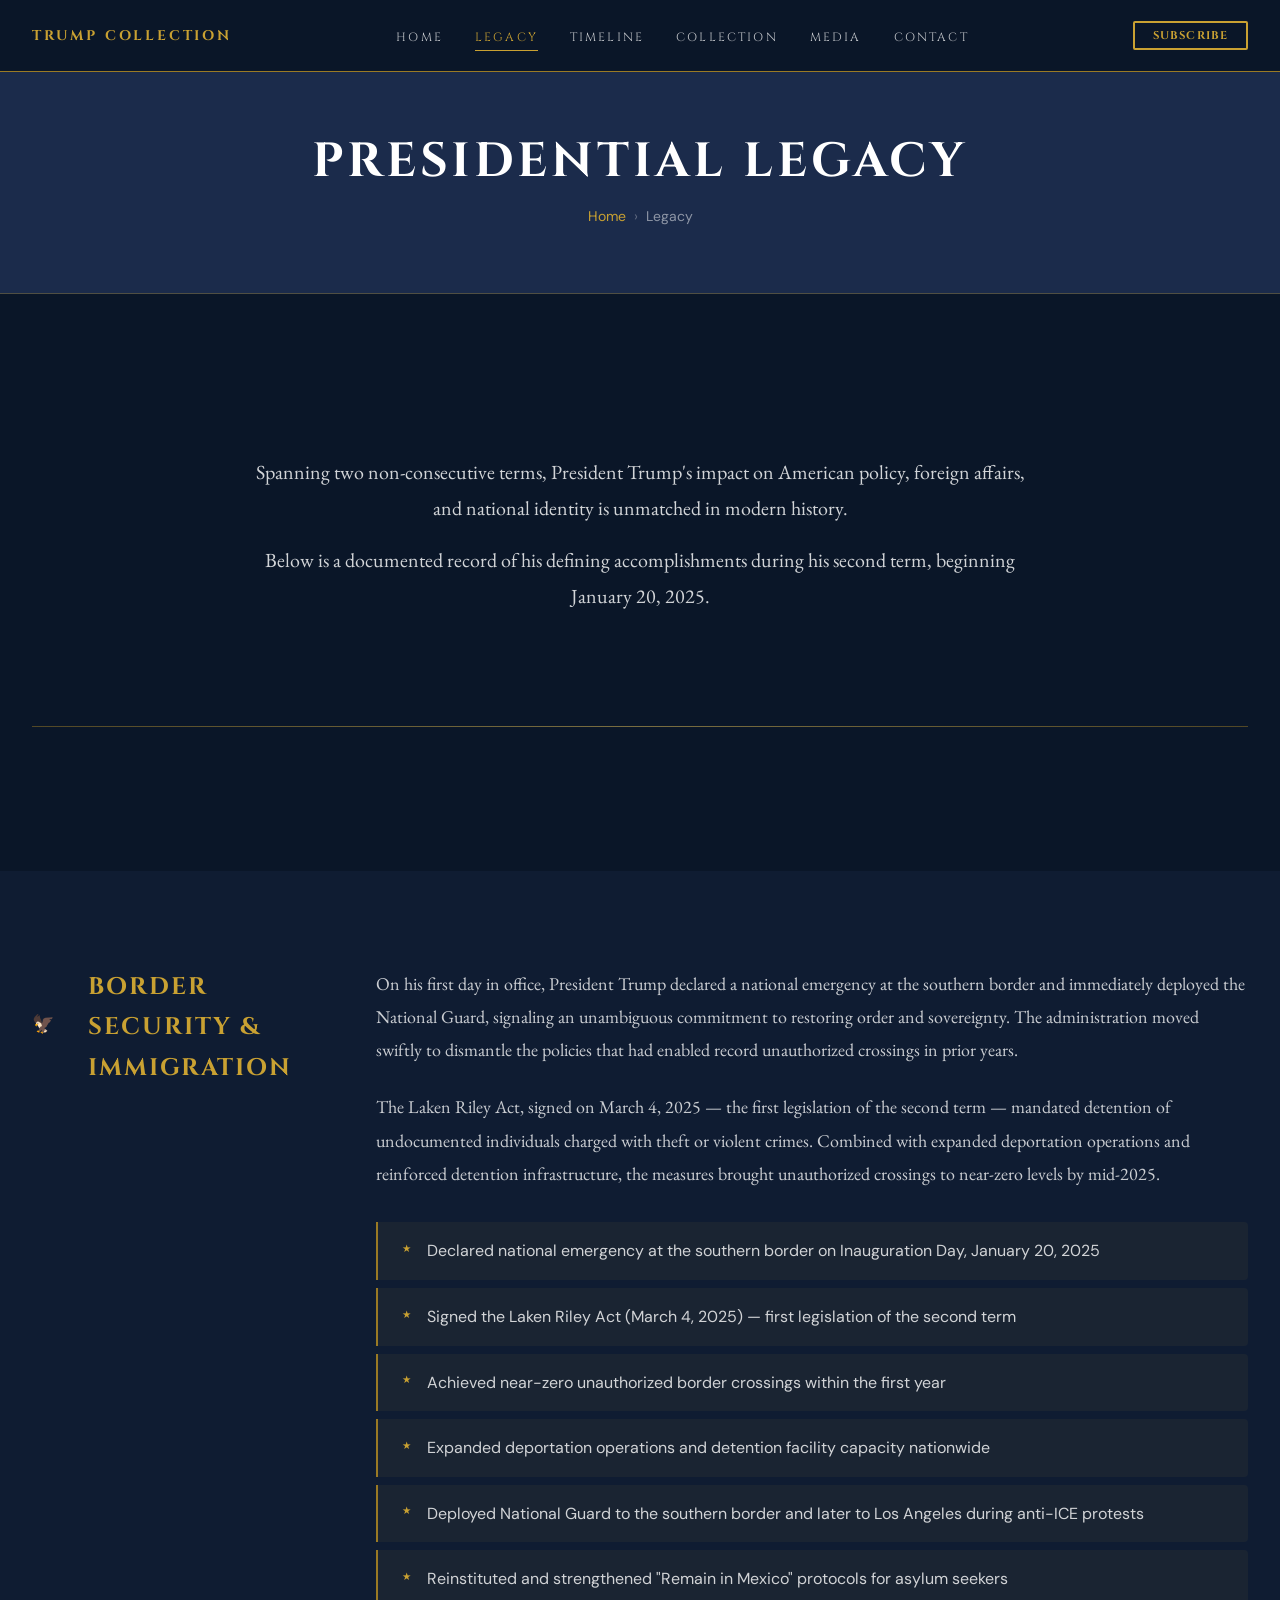
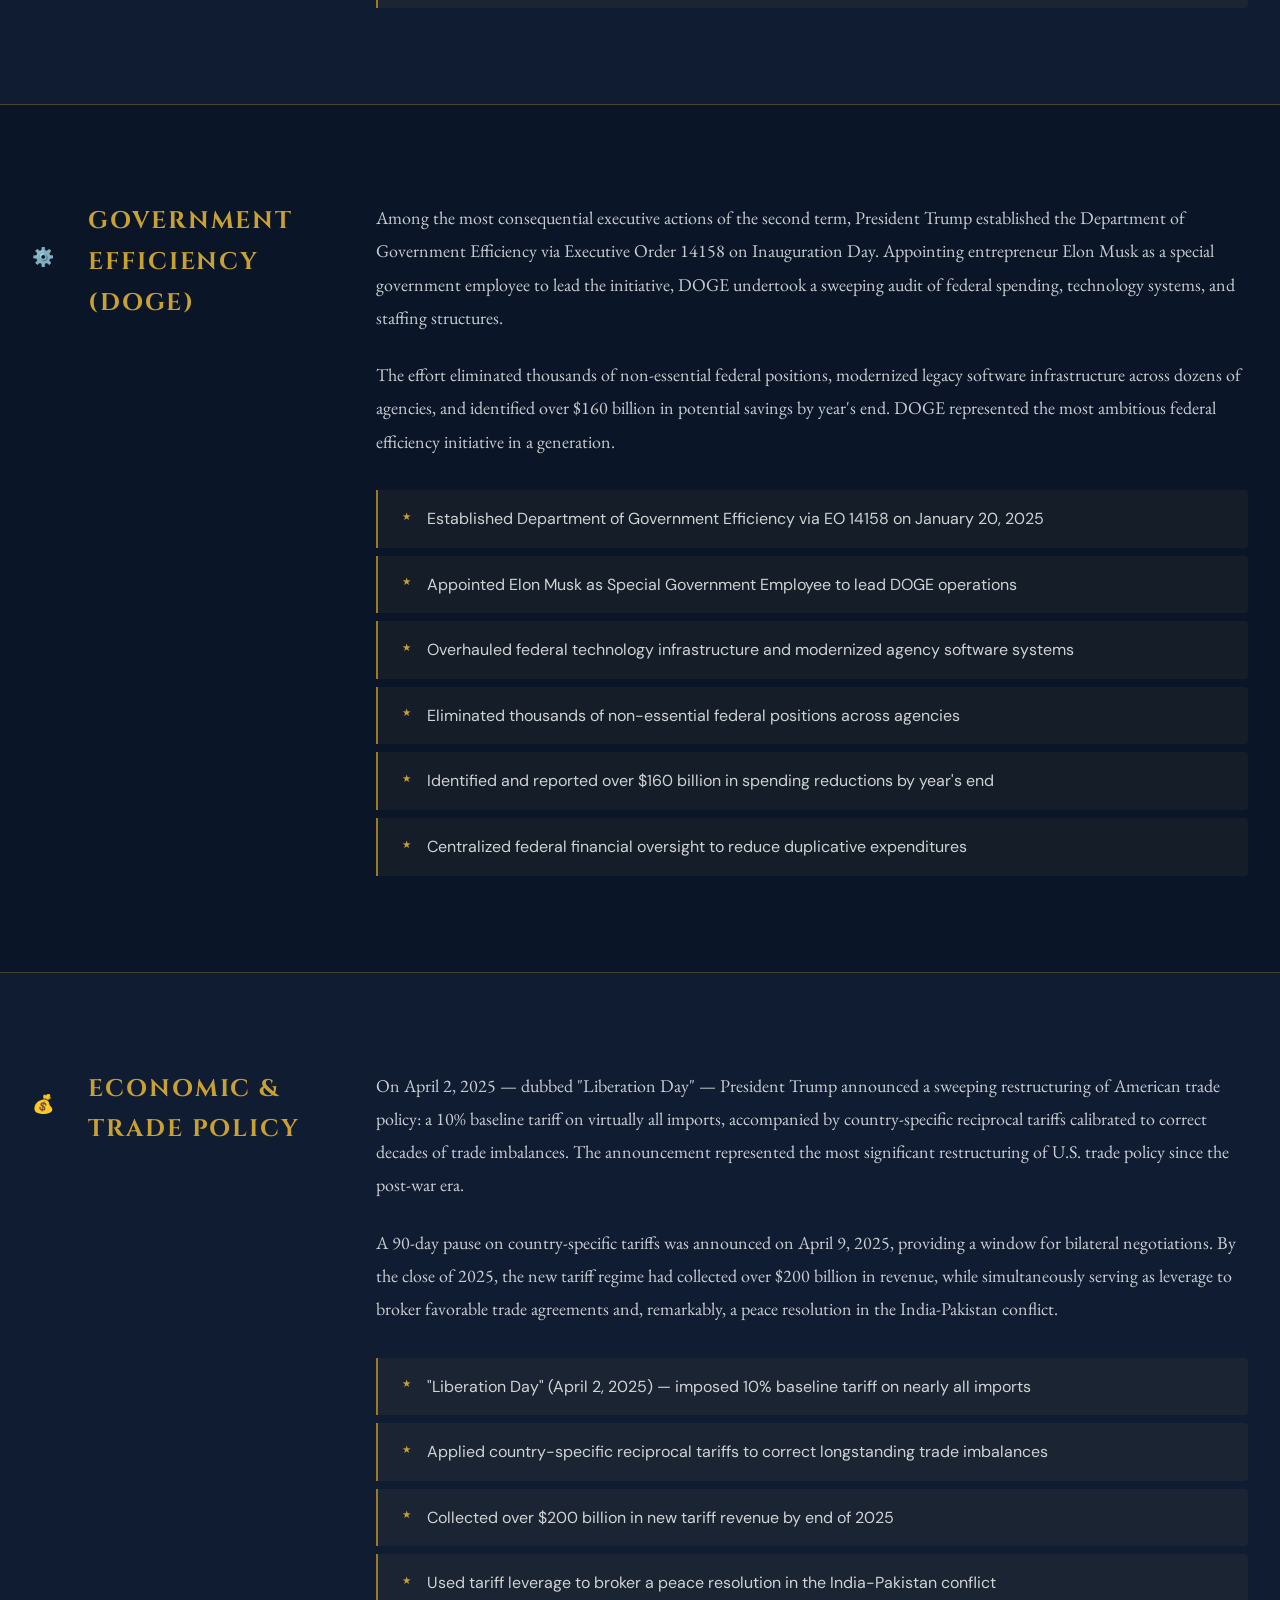
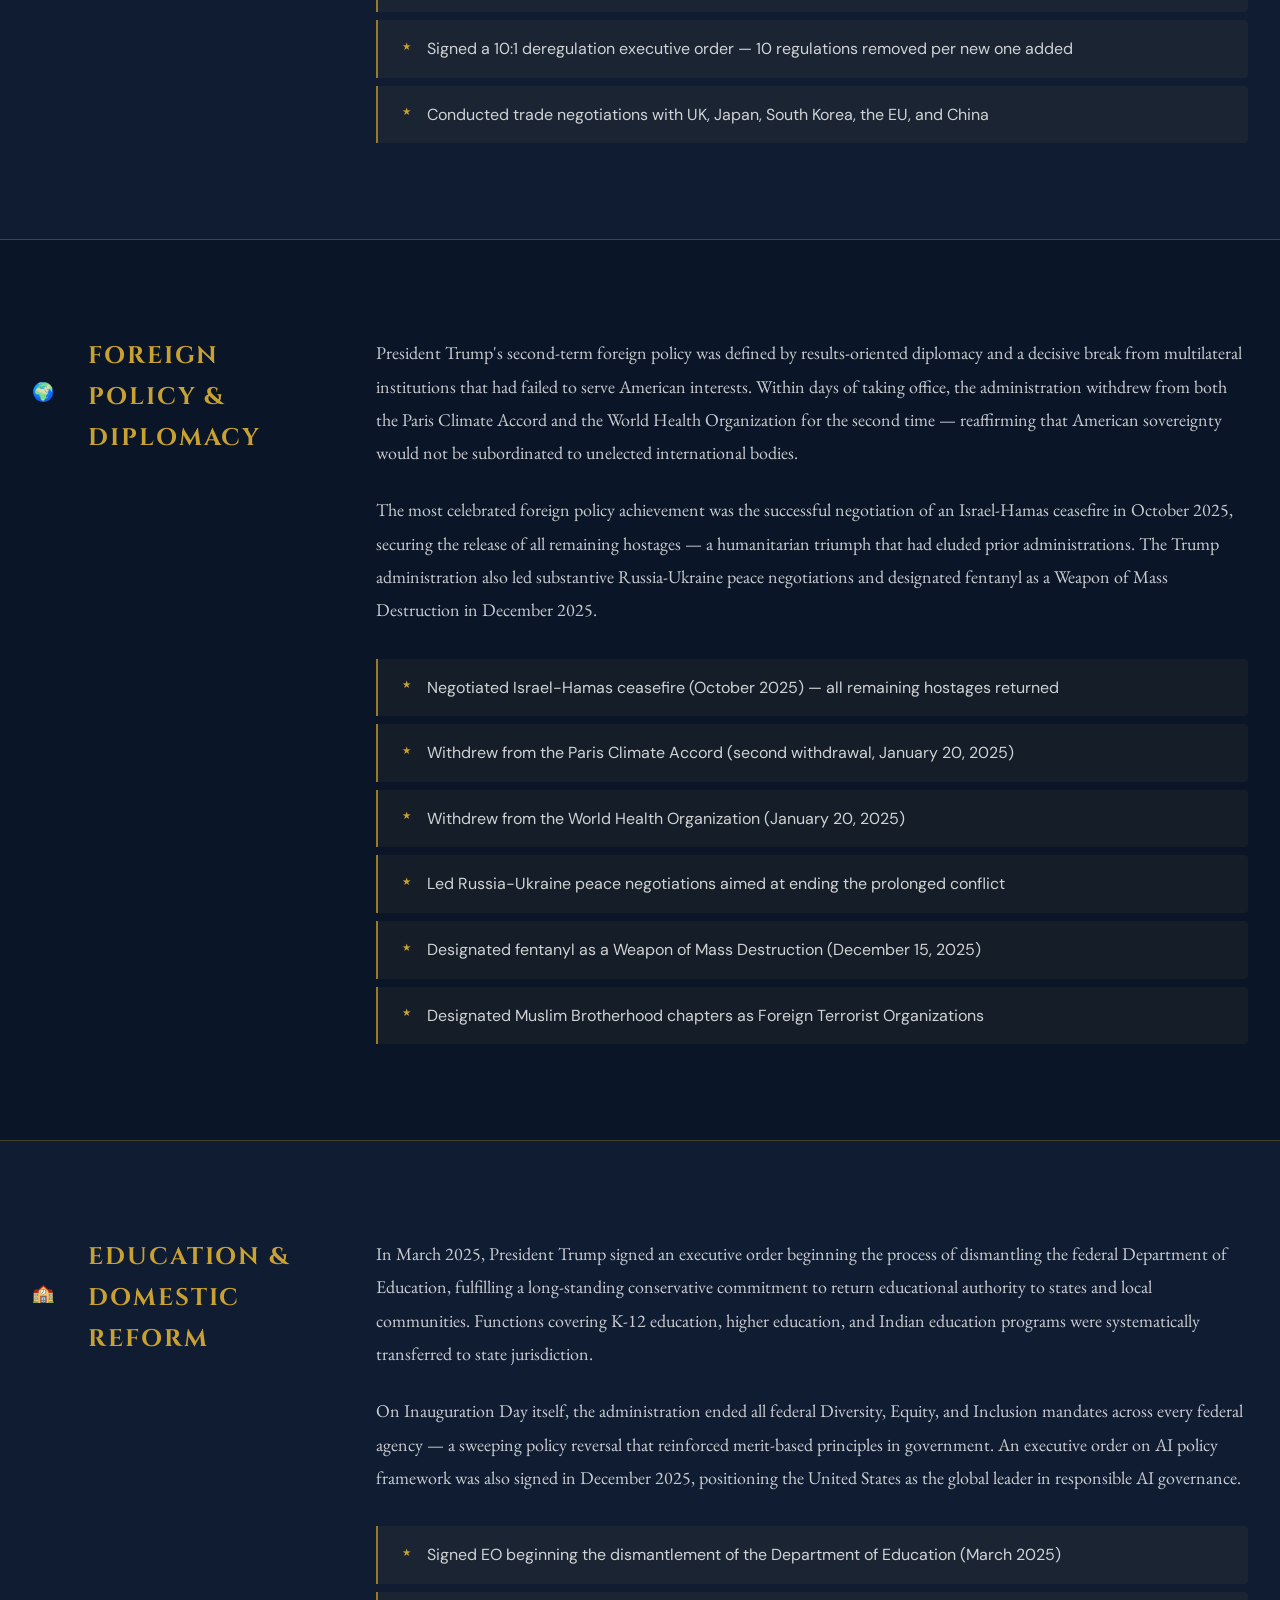
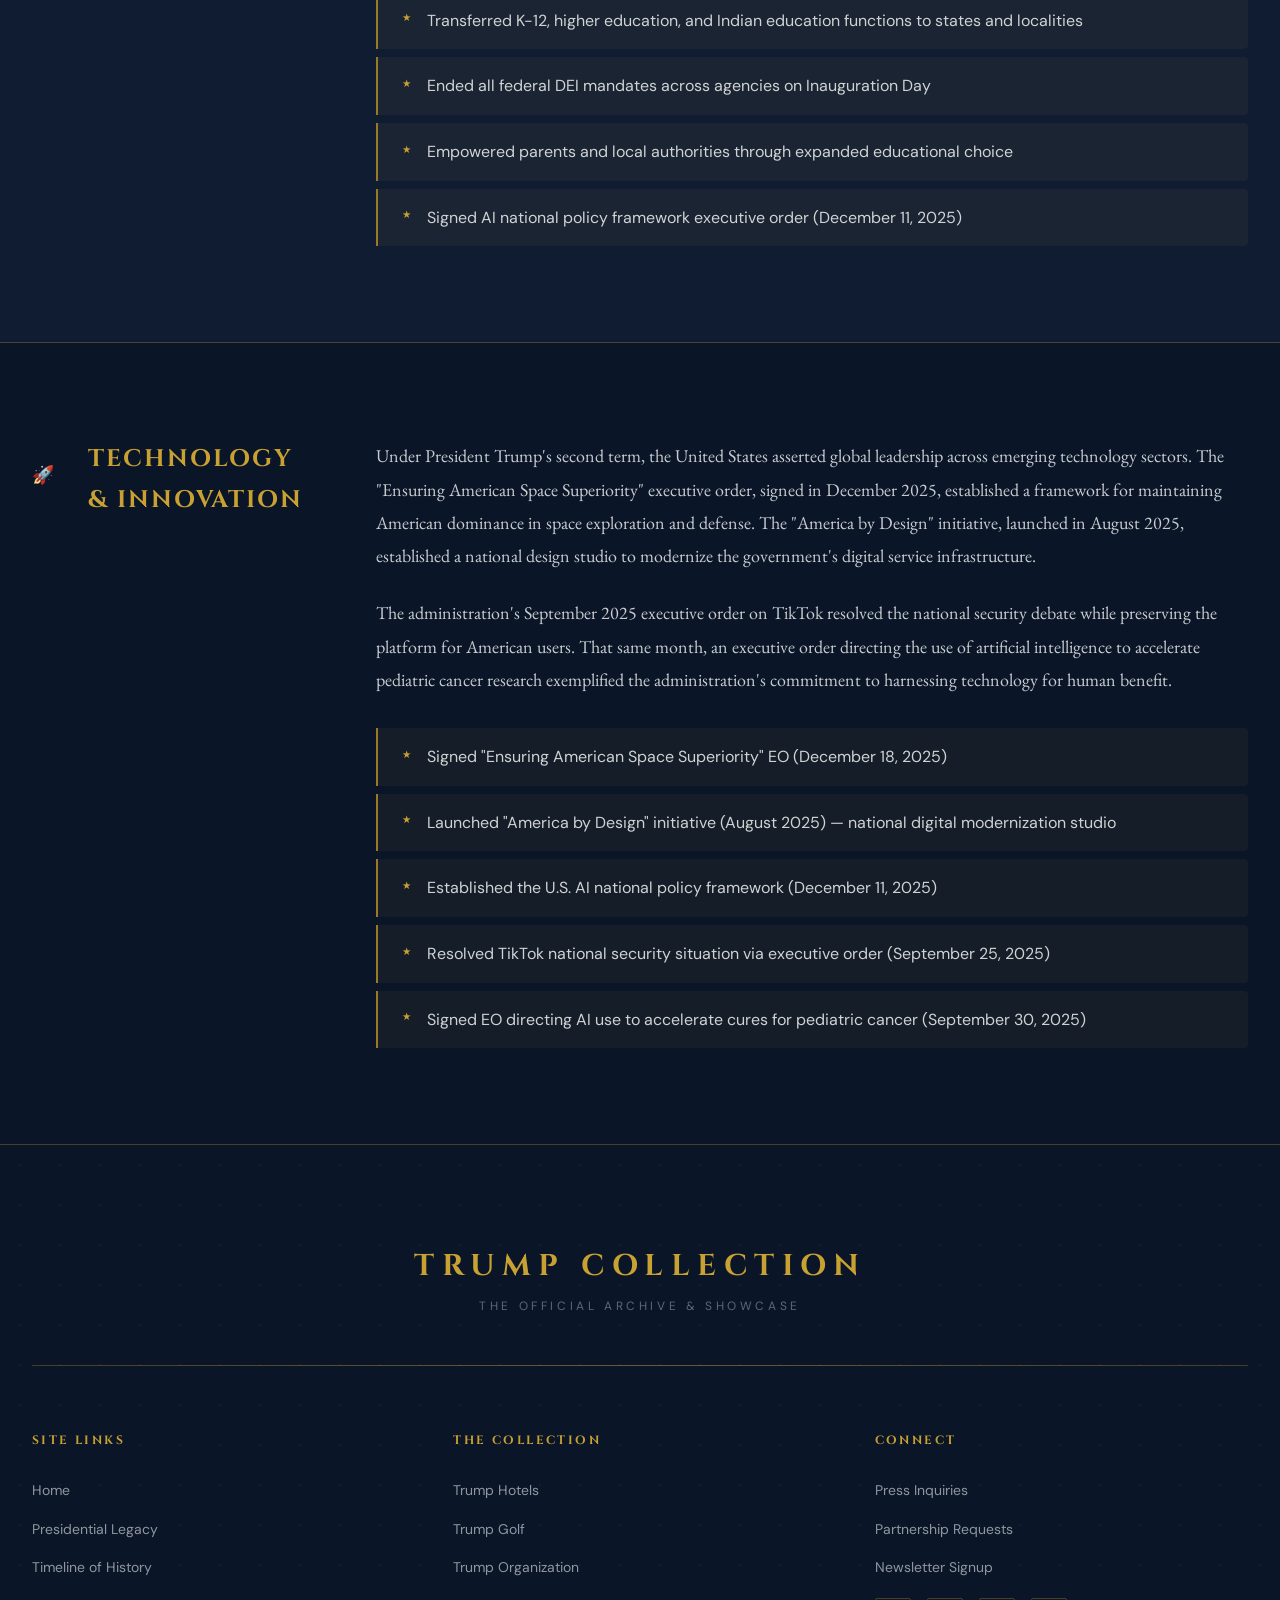
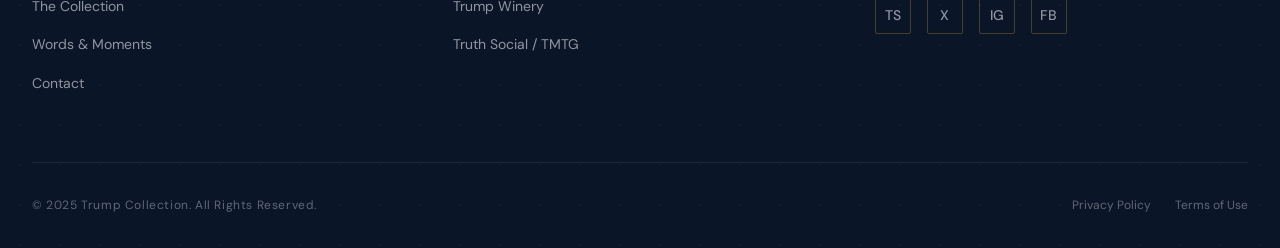
<file: pages/legacy.html>
<!DOCTYPE html>
<html lang="en">
<head>
  <meta charset="UTF-8" />
  <meta name="viewport" content="width=device-width, initial-scale=1.0" />
  <meta name="description" content="Presidential Legacy — A complete record of President Donald J. Trump's second-term accomplishments across border security, economic policy, foreign affairs, and more." />
  <title>Presidential Legacy | Trump Collection</title>

  <link rel="preconnect" href="https://fonts.googleapis.com" />
  <link rel="preconnect" href="https://fonts.gstatic.com" crossorigin />
  <link href="https://fonts.googleapis.com/css2?family=Cinzel:wght@400;700&family=Playfair+Display:ital,wght@0,400;0,700;1,400&family=EB+Garamond:ital,wght@0,400;0,500;1,400&family=DM+Sans:wght@400;500&display=swap" rel="stylesheet" />

  <link rel="stylesheet" href="../css/variables.css" />
  <link rel="stylesheet" href="../css/base.css" />
  <link rel="stylesheet" href="../css/components.css" />
  <link rel="stylesheet" href="../css/layout.css" />
  <link rel="stylesheet" href="../css/pages/legacy.css" />
</head>
<body>

<!-- NAV -->
<nav class="nav" role="navigation" aria-label="Main navigation">
  <div class="nav-inner">
    <a href="../index.html" class="nav-wordmark" aria-label="Trump Collection — Home">TRUMP COLLECTION</a>
    <ul class="nav-links" role="list">
      <li><a href="../index.html"            class="nav-link">Home</a></li>
      <li><a href="legacy.html"              class="nav-link">Legacy</a></li>
      <li><a href="timeline.html"            class="nav-link">Timeline</a></li>
      <li><a href="collection.html"          class="nav-link">Collection</a></li>
      <li><a href="media.html"               class="nav-link">Media</a></li>
      <li><a href="contact.html"             class="nav-link">Contact</a></li>
    </ul>
    <a href="contact.html" class="btn btn-outline btn-sm nav-cta">Subscribe</a>
    <button class="nav-hamburger" aria-label="Open menu" aria-expanded="false" aria-controls="mobile-menu">
      <span class="bar"></span><span class="bar"></span><span class="bar"></span>
    </button>
  </div>
</nav>

<div class="nav-mobile-overlay" id="mobile-menu" role="dialog" aria-label="Mobile navigation">
  <nav>
    <ul style="display:flex;flex-direction:column;align-items:center;gap:2rem;list-style:none;" role="list">
      <li><a href="../index.html"  class="mobile-nav-link">Home</a></li>
      <li><a href="legacy.html"    class="mobile-nav-link">Legacy</a></li>
      <li><a href="timeline.html"  class="mobile-nav-link">Timeline</a></li>
      <li><a href="collection.html" class="mobile-nav-link">Collection</a></li>
      <li><a href="media.html"     class="mobile-nav-link">Media</a></li>
      <li><a href="contact.html"   class="mobile-nav-link">Contact</a></li>
    </ul>
    <div class="mobile-subscribe" style="margin-top:2.5rem;text-align:center;">
      <a href="contact.html" class="btn btn-outline">Subscribe</a>
    </div>
  </nav>
</div>

<!-- PAGE HERO -->
<header class="page-hero" role="banner">
  <div class="container page-hero-content">
    <h1 class="page-hero-title">Presidential Legacy</h1>
    <nav class="breadcrumb" aria-label="Breadcrumb">
      <a href="../index.html">Home</a>
      <span class="sep" aria-hidden="true">›</span>
      <span aria-current="page">Legacy</span>
    </nav>
  </div>
</header>

<main>

<!-- INTRO -->
<section class="section section-dark">
  <div class="container">
    <div class="legacy-intro reveal">
      <p>Spanning two non-consecutive terms, President Trump's impact on American policy, foreign affairs, and national identity is unmatched in modern history.</p>
      <p>Below is a documented record of his defining accomplishments during his second term, beginning January 20, 2025.</p>
    </div>
    <span class="gold-rule"></span>
  </div>
</section>

<!-- ── CATEGORY 1: BORDER SECURITY ─────────────────────────── -->
<section class="legacy-category section-dark" id="border" aria-labelledby="border-heading">
  <div class="container">
    <div class="legacy-category-inner reveal">
      <div class="legacy-category-label">
        <div class="category-icon-block">
          <span class="cib-icon" aria-hidden="true">🦅</span>
          <span class="cib-label">Border Security &amp; Immigration</span>
        </div>
      </div>
      <div class="legacy-category-body">
        <p>
          On his first day in office, President Trump declared a national emergency at the southern border and immediately deployed the National Guard, signaling an unambiguous commitment to restoring order and sovereignty. The administration moved swiftly to dismantle the policies that had enabled record unauthorized crossings in prior years.
        </p>
        <p>
          The Laken Riley Act, signed on March 4, 2025 — the first legislation of the second term — mandated detention of undocumented individuals charged with theft or violent crimes. Combined with expanded deportation operations and reinforced detention infrastructure, the measures brought unauthorized crossings to near-zero levels by mid-2025.
        </p>
        <ul class="achievement-list" role="list">
          <li>Declared national emergency at the southern border on Inauguration Day, January 20, 2025</li>
          <li>Signed the Laken Riley Act (March 4, 2025) — first legislation of the second term</li>
          <li>Achieved near-zero unauthorized border crossings within the first year</li>
          <li>Expanded deportation operations and detention facility capacity nationwide</li>
          <li>Deployed National Guard to the southern border and later to Los Angeles during anti-ICE protests</li>
          <li>Reinstituted and strengthened "Remain in Mexico" protocols for asylum seekers</li>
        </ul>
      </div>
    </div>
  </div>
</section>

<!-- ── CATEGORY 2: DOGE ──────────────────────────────────────── -->
<section class="legacy-category section-dark" id="doge" aria-labelledby="doge-heading">
  <div class="container">
    <div class="legacy-category-inner reveal">
      <div class="legacy-category-label">
        <div class="category-icon-block">
          <span class="cib-icon" aria-hidden="true">⚙️</span>
          <span class="cib-label">Government Efficiency (DOGE)</span>
        </div>
      </div>
      <div class="legacy-category-body">
        <p>
          Among the most consequential executive actions of the second term, President Trump established the Department of Government Efficiency via Executive Order 14158 on Inauguration Day. Appointing entrepreneur Elon Musk as a special government employee to lead the initiative, DOGE undertook a sweeping audit of federal spending, technology systems, and staffing structures.
        </p>
        <p>
          The effort eliminated thousands of non-essential federal positions, modernized legacy software infrastructure across dozens of agencies, and identified over $160 billion in potential savings by year's end. DOGE represented the most ambitious federal efficiency initiative in a generation.
        </p>
        <ul class="achievement-list" role="list">
          <li>Established Department of Government Efficiency via EO 14158 on January 20, 2025</li>
          <li>Appointed Elon Musk as Special Government Employee to lead DOGE operations</li>
          <li>Overhauled federal technology infrastructure and modernized agency software systems</li>
          <li>Eliminated thousands of non-essential federal positions across agencies</li>
          <li>Identified and reported over $160 billion in spending reductions by year's end</li>
          <li>Centralized federal financial oversight to reduce duplicative expenditures</li>
        </ul>
      </div>
    </div>
  </div>
</section>

<!-- ── CATEGORY 3: ECONOMIC & TRADE ────────────────────────── -->
<section class="legacy-category section-dark" id="economy" aria-labelledby="economy-heading">
  <div class="container">
    <div class="legacy-category-inner reveal">
      <div class="legacy-category-label">
        <div class="category-icon-block">
          <span class="cib-icon" aria-hidden="true">💰</span>
          <span class="cib-label">Economic &amp; Trade Policy</span>
        </div>
      </div>
      <div class="legacy-category-body">
        <p>
          On April 2, 2025 — dubbed "Liberation Day" — President Trump announced a sweeping restructuring of American trade policy: a 10% baseline tariff on virtually all imports, accompanied by country-specific reciprocal tariffs calibrated to correct decades of trade imbalances. The announcement represented the most significant restructuring of U.S. trade policy since the post-war era.
        </p>
        <p>
          A 90-day pause on country-specific tariffs was announced on April 9, 2025, providing a window for bilateral negotiations. By the close of 2025, the new tariff regime had collected over $200 billion in revenue, while simultaneously serving as leverage to broker favorable trade agreements and, remarkably, a peace resolution in the India-Pakistan conflict.
        </p>
        <ul class="achievement-list" role="list">
          <li>"Liberation Day" (April 2, 2025) — imposed 10% baseline tariff on nearly all imports</li>
          <li>Applied country-specific reciprocal tariffs to correct longstanding trade imbalances</li>
          <li>Collected over $200 billion in new tariff revenue by end of 2025</li>
          <li>Used tariff leverage to broker a peace resolution in the India-Pakistan conflict</li>
          <li>Signed a 10:1 deregulation executive order — 10 regulations removed per new one added</li>
          <li>Conducted trade negotiations with UK, Japan, South Korea, the EU, and China</li>
        </ul>
      </div>
    </div>
  </div>
</section>

<!-- ── CATEGORY 4: FOREIGN POLICY ──────────────────────────── -->
<section class="legacy-category section-dark" id="foreign" aria-labelledby="foreign-heading">
  <div class="container">
    <div class="legacy-category-inner reveal">
      <div class="legacy-category-label">
        <div class="category-icon-block">
          <span class="cib-icon" aria-hidden="true">🌍</span>
          <span class="cib-label">Foreign Policy &amp; Diplomacy</span>
        </div>
      </div>
      <div class="legacy-category-body">
        <p>
          President Trump's second-term foreign policy was defined by results-oriented diplomacy and a decisive break from multilateral institutions that had failed to serve American interests. Within days of taking office, the administration withdrew from both the Paris Climate Accord and the World Health Organization for the second time — reaffirming that American sovereignty would not be subordinated to unelected international bodies.
        </p>
        <p>
          The most celebrated foreign policy achievement was the successful negotiation of an Israel-Hamas ceasefire in October 2025, securing the release of all remaining hostages — a humanitarian triumph that had eluded prior administrations. The Trump administration also led substantive Russia-Ukraine peace negotiations and designated fentanyl as a Weapon of Mass Destruction in December 2025.
        </p>
        <ul class="achievement-list" role="list">
          <li>Negotiated Israel-Hamas ceasefire (October 2025) — all remaining hostages returned</li>
          <li>Withdrew from the Paris Climate Accord (second withdrawal, January 20, 2025)</li>
          <li>Withdrew from the World Health Organization (January 20, 2025)</li>
          <li>Led Russia-Ukraine peace negotiations aimed at ending the prolonged conflict</li>
          <li>Designated fentanyl as a Weapon of Mass Destruction (December 15, 2025)</li>
          <li>Designated Muslim Brotherhood chapters as Foreign Terrorist Organizations</li>
        </ul>
      </div>
    </div>
  </div>
</section>

<!-- ── CATEGORY 5: EDUCATION ────────────────────────────────── -->
<section class="legacy-category section-dark" id="education" aria-labelledby="education-heading">
  <div class="container">
    <div class="legacy-category-inner reveal">
      <div class="legacy-category-label">
        <div class="category-icon-block">
          <span class="cib-icon" aria-hidden="true">🏫</span>
          <span class="cib-label">Education &amp; Domestic Reform</span>
        </div>
      </div>
      <div class="legacy-category-body">
        <p>
          In March 2025, President Trump signed an executive order beginning the process of dismantling the federal Department of Education, fulfilling a long-standing conservative commitment to return educational authority to states and local communities. Functions covering K-12 education, higher education, and Indian education programs were systematically transferred to state jurisdiction.
        </p>
        <p>
          On Inauguration Day itself, the administration ended all federal Diversity, Equity, and Inclusion mandates across every federal agency — a sweeping policy reversal that reinforced merit-based principles in government. An executive order on AI policy framework was also signed in December 2025, positioning the United States as the global leader in responsible AI governance.
        </p>
        <ul class="achievement-list" role="list">
          <li>Signed EO beginning the dismantlement of the Department of Education (March 2025)</li>
          <li>Transferred K-12, higher education, and Indian education functions to states and localities</li>
          <li>Ended all federal DEI mandates across agencies on Inauguration Day</li>
          <li>Empowered parents and local authorities through expanded educational choice</li>
          <li>Signed AI national policy framework executive order (December 11, 2025)</li>
        </ul>
      </div>
    </div>
  </div>
</section>

<!-- ── CATEGORY 6: TECHNOLOGY ───────────────────────────────── -->
<section class="legacy-category section-dark" id="technology" aria-labelledby="technology-heading">
  <div class="container">
    <div class="legacy-category-inner reveal">
      <div class="legacy-category-label">
        <div class="category-icon-block">
          <span class="cib-icon" aria-hidden="true">🚀</span>
          <span class="cib-label">Technology &amp; Innovation</span>
        </div>
      </div>
      <div class="legacy-category-body">
        <p>
          Under President Trump's second term, the United States asserted global leadership across emerging technology sectors. The "Ensuring American Space Superiority" executive order, signed in December 2025, established a framework for maintaining American dominance in space exploration and defense. The "America by Design" initiative, launched in August 2025, established a national design studio to modernize the government's digital service infrastructure.
        </p>
        <p>
          The administration's September 2025 executive order on TikTok resolved the national security debate while preserving the platform for American users. That same month, an executive order directing the use of artificial intelligence to accelerate pediatric cancer research exemplified the administration's commitment to harnessing technology for human benefit.
        </p>
        <ul class="achievement-list" role="list">
          <li>Signed "Ensuring American Space Superiority" EO (December 18, 2025)</li>
          <li>Launched "America by Design" initiative (August 2025) — national digital modernization studio</li>
          <li>Established the U.S. AI national policy framework (December 11, 2025)</li>
          <li>Resolved TikTok national security situation via executive order (September 25, 2025)</li>
          <li>Signed EO directing AI use to accelerate cures for pediatric cancer (September 30, 2025)</li>
        </ul>
      </div>
    </div>
  </div>
</section>

</main>

<!-- FOOTER -->
<footer class="footer" role="contentinfo">
  <div class="container footer-inner">
    <div class="footer-wordmark">
      <div class="footer-wordmark-text">TRUMP COLLECTION</div>
      <div class="footer-wordmark-sub">The Official Archive &amp; Showcase</div>
    </div>
    <div class="footer-rule"></div>
    <div class="footer-columns">
      <div class="footer-col">
        <div class="footer-col-title">Site Links</div>
        <ul role="list">
          <li><a href="../index.html">Home</a></li>
          <li><a href="legacy.html">Presidential Legacy</a></li>
          <li><a href="timeline.html">Timeline of History</a></li>
          <li><a href="collection.html">The Collection</a></li>
          <li><a href="media.html">Words &amp; Moments</a></li>
          <li><a href="contact.html">Contact</a></li>
        </ul>
      </div>
      <div class="footer-col">
        <div class="footer-col-title">The Collection</div>
        <ul role="list">
          <li><a href="collection.html#hotels">Trump Hotels</a></li>
          <li><a href="collection.html#golf">Trump Golf</a></li>
          <li><a href="collection.html#organization">Trump Organization</a></li>
          <li><a href="collection.html#winery">Trump Winery</a></li>
          <li><a href="collection.html#tmtg">Truth Social / TMTG</a></li>
        </ul>
      </div>
      <div class="footer-col">
        <div class="footer-col-title">Connect</div>
        <ul role="list">
          <li><a href="contact.html">Press Inquiries</a></li>
          <li><a href="contact.html">Partnership Requests</a></li>
          <li><a href="contact.html">Newsletter Signup</a></li>
        </ul>
        <div class="social-links" style="margin-top:1rem;">
          <a href="#" class="social-link" aria-label="Truth Social">TS</a>
          <a href="#" class="social-link" aria-label="X / Twitter">X</a>
          <a href="#" class="social-link" aria-label="Instagram">IG</a>
          <a href="#" class="social-link" aria-label="Facebook">FB</a>
        </div>
      </div>
    </div>
    <div class="footer-bottom">
      <p class="footer-copyright">© 2025 Trump Collection. All Rights Reserved.</p>
      <div class="footer-legal-links">
        <a href="#">Privacy Policy</a>
        <a href="#">Terms of Use</a>
      </div>
    </div>
  </div>
</footer>

<script src="../js/main.js"></script>
</body>
</html>
</file>
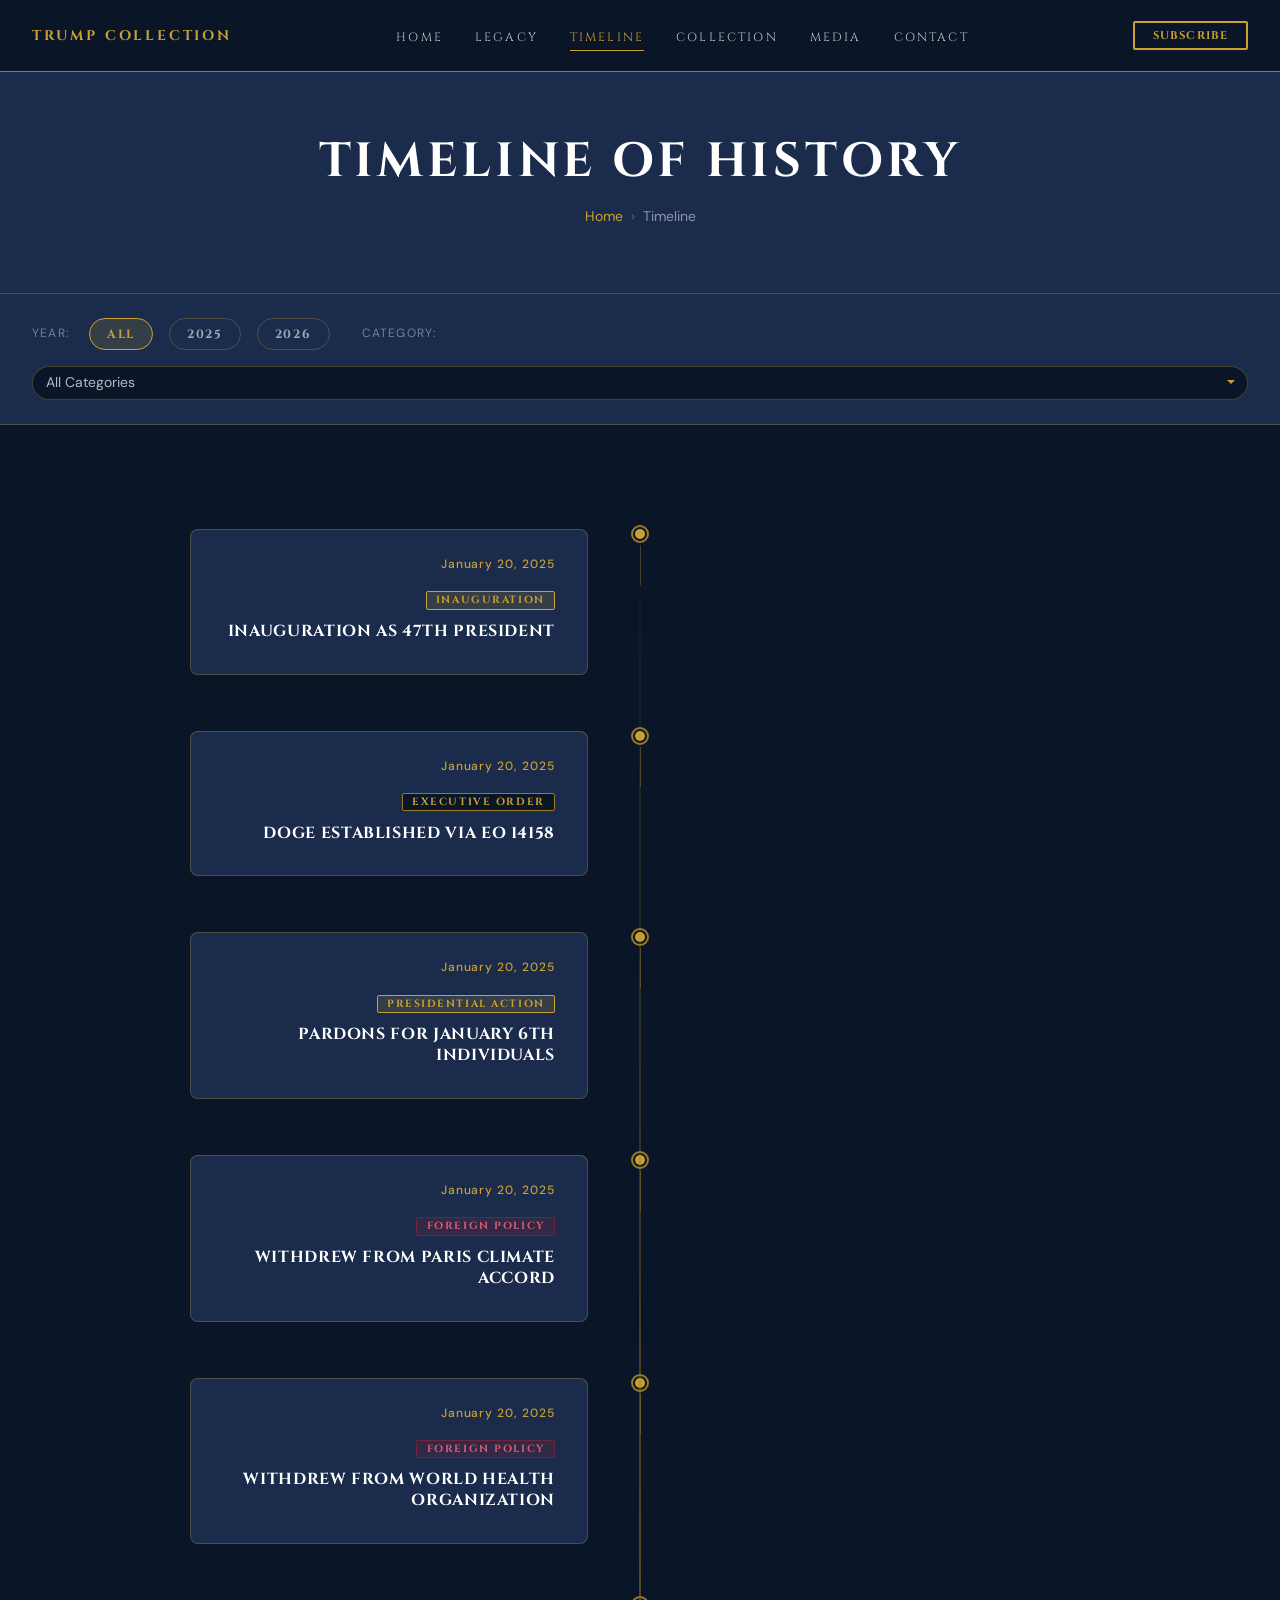
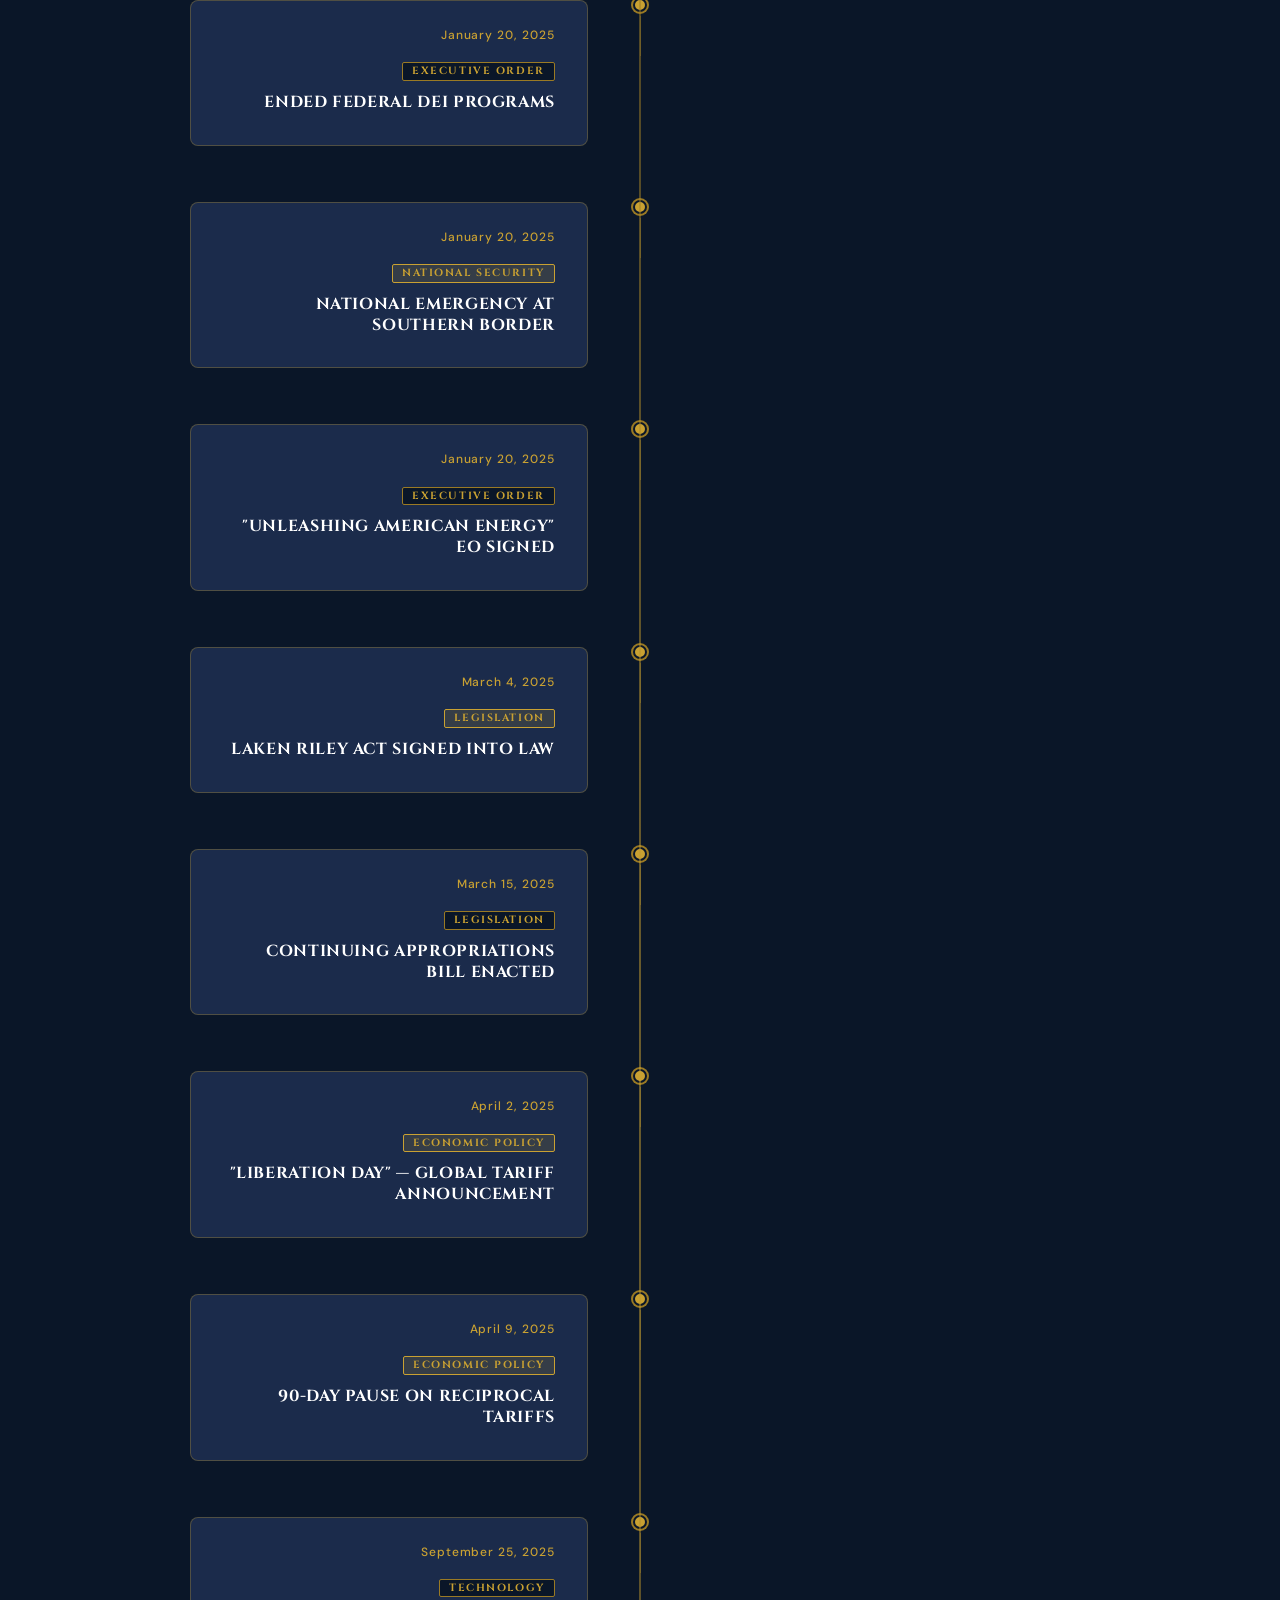
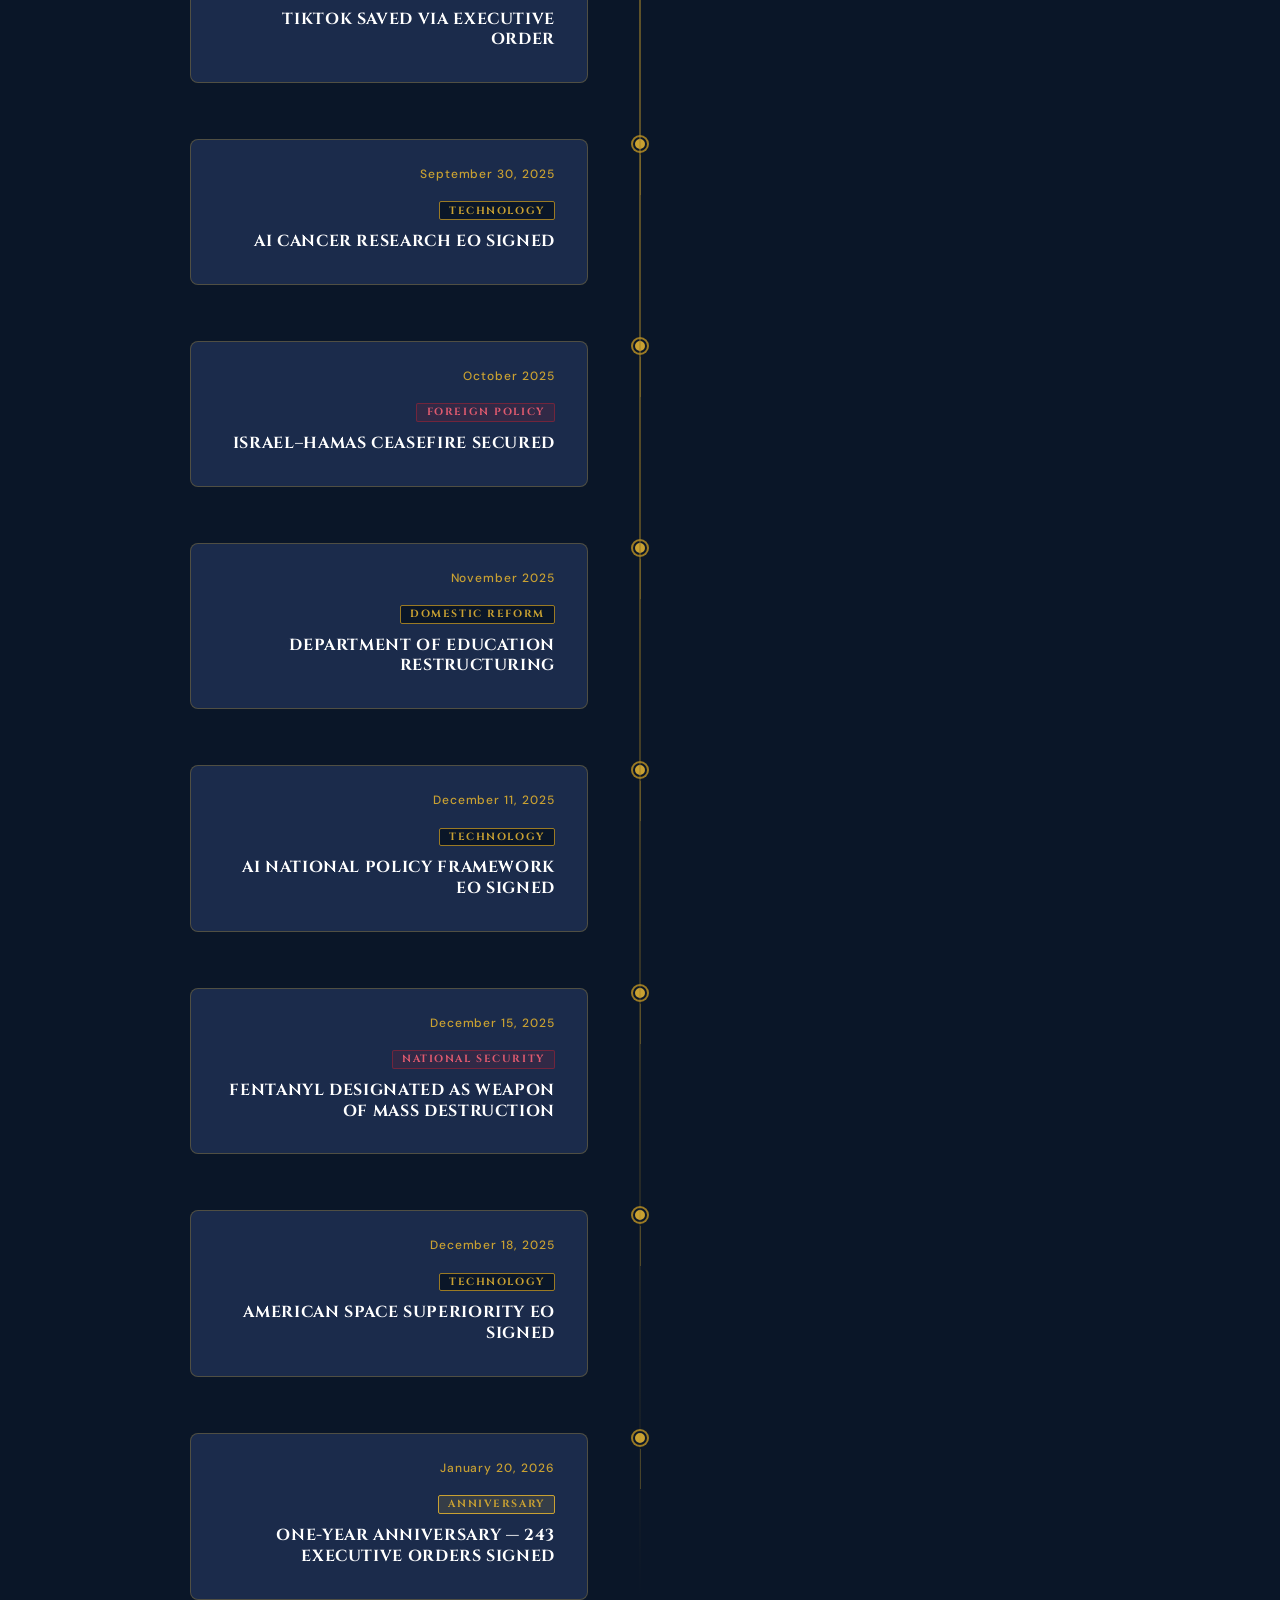
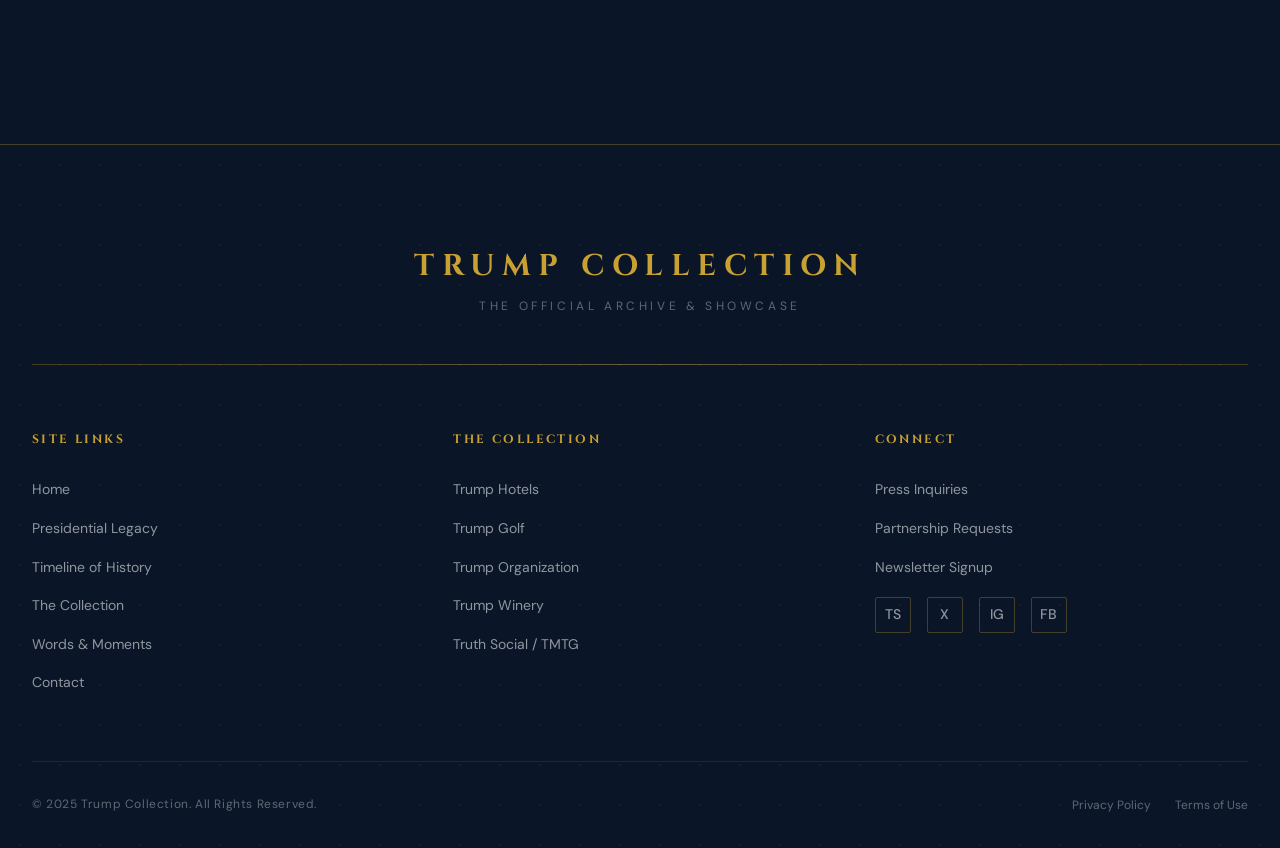
<file: pages/timeline.html>
<!DOCTYPE html>
<html lang="en">
<head>
  <meta charset="UTF-8" />
  <meta name="viewport" content="width=device-width, initial-scale=1.0" />
  <meta name="description" content="Timeline of History — A chronological record of President Trump's milestones, executive actions, and historic achievements from 2025 onward." />
  <title>Timeline of History | Trump Collection</title>

  <link rel="preconnect" href="https://fonts.googleapis.com" />
  <link rel="preconnect" href="https://fonts.gstatic.com" crossorigin />
  <link href="https://fonts.googleapis.com/css2?family=Cinzel:wght@400;700&family=Playfair+Display:ital,wght@0,400;0,700;1,400&family=EB+Garamond:ital,wght@0,400;0,500;1,400&family=DM+Sans:wght@400;500&display=swap" rel="stylesheet" />

  <link rel="stylesheet" href="../css/variables.css" />
  <link rel="stylesheet" href="../css/base.css" />
  <link rel="stylesheet" href="../css/components.css" />
  <link rel="stylesheet" href="../css/layout.css" />
  <link rel="stylesheet" href="../css/pages/timeline.css" />
</head>
<body>

<!-- NAV -->
<nav class="nav" role="navigation" aria-label="Main navigation">
  <div class="nav-inner">
    <a href="../index.html" class="nav-wordmark">TRUMP COLLECTION</a>
    <ul class="nav-links" role="list">
      <li><a href="../index.html"   class="nav-link">Home</a></li>
      <li><a href="legacy.html"     class="nav-link">Legacy</a></li>
      <li><a href="timeline.html"   class="nav-link">Timeline</a></li>
      <li><a href="collection.html" class="nav-link">Collection</a></li>
      <li><a href="media.html"      class="nav-link">Media</a></li>
      <li><a href="contact.html"    class="nav-link">Contact</a></li>
    </ul>
    <a href="contact.html" class="btn btn-outline btn-sm nav-cta">Subscribe</a>
    <button class="nav-hamburger" aria-label="Open menu" aria-expanded="false" aria-controls="mobile-menu">
      <span class="bar"></span><span class="bar"></span><span class="bar"></span>
    </button>
  </div>
</nav>

<div class="nav-mobile-overlay" id="mobile-menu" role="dialog" aria-label="Mobile navigation">
  <nav>
    <ul style="display:flex;flex-direction:column;align-items:center;gap:2rem;list-style:none;" role="list">
      <li><a href="../index.html"   class="mobile-nav-link">Home</a></li>
      <li><a href="legacy.html"     class="mobile-nav-link">Legacy</a></li>
      <li><a href="timeline.html"   class="mobile-nav-link">Timeline</a></li>
      <li><a href="collection.html" class="mobile-nav-link">Collection</a></li>
      <li><a href="media.html"      class="mobile-nav-link">Media</a></li>
      <li><a href="contact.html"    class="mobile-nav-link">Contact</a></li>
    </ul>
    <div class="mobile-subscribe" style="margin-top:2.5rem;text-align:center;">
      <a href="contact.html" class="btn btn-outline">Subscribe</a>
    </div>
  </nav>
</div>

<!-- PAGE HERO -->
<header class="page-hero" role="banner">
  <div class="container page-hero-content">
    <h1 class="page-hero-title">Timeline of History</h1>
    <nav class="breadcrumb" aria-label="Breadcrumb">
      <a href="../index.html">Home</a>
      <span class="sep" aria-hidden="true">›</span>
      <span aria-current="page">Timeline</span>
    </nav>
  </div>
</header>

<main>

<!-- FILTER BAR -->
<div class="timeline-filter-bar" role="search" aria-label="Filter timeline entries">
  <div class="container">
    <div class="timeline-filter-inner">
      <span class="filter-label">Year:</span>
      <button class="filter-btn active" data-year="all">All</button>
      <button class="filter-btn" data-year="2025">2025</button>
      <button class="filter-btn" data-year="2026">2026</button>

      <span class="filter-label" style="margin-left:1rem;">Category:</span>
      <select class="filter-select" data-filter="category" aria-label="Filter by category">
        <option value="all">All Categories</option>
        <option value="eo">Executive Orders</option>
        <option value="foreign">Foreign Policy</option>
        <option value="economic">Economic</option>
        <option value="domestic">Domestic</option>
        <option value="technology">Technology</option>
      </select>
    </div>
  </div>
</div>

<!-- TIMELINE -->
<section class="timeline-section" aria-label="Timeline of milestones">
  <div class="container">
    <div class="timeline-track">

      <!-- Entry 1 -->
      <div class="timeline-entry" data-year="2025" data-category="domestic">
        <div class="tl-left">
          <div class="tl-card">
            <div class="tl-date">January 20, 2025</div>
            <div class="tl-badge"><span class="badge badge-gold">Inauguration</span></div>
            <div class="tl-headline">Inauguration as 47th President</div>
            <div class="tl-desc">Donald J. Trump was sworn in as the 47th President of the United States, becoming the first president in American history to serve two non-consecutive terms since Grover Cleveland. The ceremony was held at the U.S. Capitol.</div>
          </div>
        </div>
        <div class="tl-center"><div class="tl-dot"></div><div class="tl-line"></div></div>
        <div class="tl-right"></div>
      </div>

      <!-- Entry 2 -->
      <div class="timeline-entry" data-year="2025" data-category="eo">
        <div class="tl-left"></div>
        <div class="tl-center"><div class="tl-dot"></div><div class="tl-line"></div></div>
        <div class="tl-right">
          <div class="tl-card">
            <div class="tl-date">January 20, 2025</div>
            <div class="tl-badge"><span class="badge badge-navy">Executive Order</span></div>
            <div class="tl-headline">DOGE Established via EO 14158</div>
            <div class="tl-desc">The Department of Government Efficiency was established by Executive Order 14158. Elon Musk was appointed as a Special Government Employee to lead the initiative, tasked with modernizing federal operations and identifying spending reductions.</div>
          </div>
        </div>
      </div>

      <!-- Entry 3 -->
      <div class="timeline-entry" data-year="2025" data-category="domestic">
        <div class="tl-left">
          <div class="tl-card">
            <div class="tl-date">January 20, 2025</div>
            <div class="tl-badge"><span class="badge badge-gold">Presidential Action</span></div>
            <div class="tl-headline">Pardons for January 6th Individuals</div>
            <div class="tl-desc">President Trump signed pardons for approximately 1,500 individuals who had been charged or convicted in connection with the events of January 6, 2021, fulfilling a campaign commitment.</div>
          </div>
        </div>
        <div class="tl-center"><div class="tl-dot"></div><div class="tl-line"></div></div>
        <div class="tl-right"></div>
      </div>

      <!-- Entry 4 -->
      <div class="timeline-entry" data-year="2025" data-category="foreign">
        <div class="tl-left"></div>
        <div class="tl-center"><div class="tl-dot"></div><div class="tl-line"></div></div>
        <div class="tl-right">
          <div class="tl-card">
            <div class="tl-date">January 20, 2025</div>
            <div class="tl-badge"><span class="badge badge-red">Foreign Policy</span></div>
            <div class="tl-headline">Withdrew from Paris Climate Accord</div>
            <div class="tl-desc">On Inauguration Day, President Trump signed the executive order to withdraw the United States from the Paris Climate Accord for the second time, asserting that the agreement placed undue burdens on American energy and industry.</div>
          </div>
        </div>
      </div>

      <!-- Entry 5 -->
      <div class="timeline-entry" data-year="2025" data-category="foreign">
        <div class="tl-left">
          <div class="tl-card">
            <div class="tl-date">January 20, 2025</div>
            <div class="tl-badge"><span class="badge badge-red">Foreign Policy</span></div>
            <div class="tl-headline">Withdrew from World Health Organization</div>
            <div class="tl-desc">The United States formally began withdrawal from the World Health Organization, citing failures of transparency and accountability during the COVID-19 pandemic and the organization's structural deference to member state interests over global health truth.</div>
          </div>
        </div>
        <div class="tl-center"><div class="tl-dot"></div><div class="tl-line"></div></div>
        <div class="tl-right"></div>
      </div>

      <!-- Entry 6 -->
      <div class="timeline-entry" data-year="2025" data-category="eo">
        <div class="tl-left"></div>
        <div class="tl-center"><div class="tl-dot"></div><div class="tl-line"></div></div>
        <div class="tl-right">
          <div class="tl-card">
            <div class="tl-date">January 20, 2025</div>
            <div class="tl-badge"><span class="badge badge-navy">Executive Order</span></div>
            <div class="tl-headline">Ended Federal DEI Programs</div>
            <div class="tl-desc">An executive order signed on Inauguration Day terminated all Diversity, Equity, and Inclusion programs, mandates, and offices across all federal agencies, restoring merit-based principles to the federal workforce.</div>
          </div>
        </div>
      </div>

      <!-- Entry 7 -->
      <div class="timeline-entry" data-year="2025" data-category="domestic">
        <div class="tl-left">
          <div class="tl-card">
            <div class="tl-date">January 20, 2025</div>
            <div class="tl-badge"><span class="badge badge-gold">National Security</span></div>
            <div class="tl-headline">National Emergency at Southern Border</div>
            <div class="tl-desc">President Trump declared a national emergency at the U.S.-Mexico southern border, unlocking emergency powers and federal resources to deploy National Guard troops and accelerate enforcement operations.</div>
          </div>
        </div>
        <div class="tl-center"><div class="tl-dot"></div><div class="tl-line"></div></div>
        <div class="tl-right"></div>
      </div>

      <!-- Entry 8 -->
      <div class="timeline-entry" data-year="2025" data-category="eo">
        <div class="tl-left"></div>
        <div class="tl-center"><div class="tl-dot"></div><div class="tl-line"></div></div>
        <div class="tl-right">
          <div class="tl-card">
            <div class="tl-date">January 20, 2025</div>
            <div class="tl-badge"><span class="badge badge-navy">Executive Order</span></div>
            <div class="tl-headline">"Unleashing American Energy" EO Signed</div>
            <div class="tl-desc">A sweeping energy executive order directed federal agencies to expedite permits for oil, gas, coal, and nuclear energy production, reversing regulatory barriers and declaring American energy dominance a national security priority.</div>
          </div>
        </div>
      </div>

      <!-- Entry 9 -->
      <div class="timeline-entry" data-year="2025" data-category="domestic">
        <div class="tl-left">
          <div class="tl-card">
            <div class="tl-date">March 4, 2025</div>
            <div class="tl-badge"><span class="badge badge-gold">Legislation</span></div>
            <div class="tl-headline">Laken Riley Act Signed into Law</div>
            <div class="tl-desc">The Laken Riley Act — the first legislation signed in the second term — mandated detention of undocumented individuals charged with burglary, theft, or violent offenses. It was named in honor of Laken Riley, a Georgia nursing student killed by an illegal immigrant in 2024.</div>
          </div>
        </div>
        <div class="tl-center"><div class="tl-dot"></div><div class="tl-line"></div></div>
        <div class="tl-right"></div>
      </div>

      <!-- Entry 10 -->
      <div class="timeline-entry" data-year="2025" data-category="domestic">
        <div class="tl-left"></div>
        <div class="tl-center"><div class="tl-dot"></div><div class="tl-line"></div></div>
        <div class="tl-right">
          <div class="tl-card">
            <div class="tl-date">March 15, 2025</div>
            <div class="tl-badge"><span class="badge badge-navy">Legislation</span></div>
            <div class="tl-headline">Continuing Appropriations Bill Enacted</div>
            <div class="tl-desc">A continuing resolution to fund the federal government was enacted, avoiding a government shutdown and providing operating continuity while the administration pursued its broader budget reform agenda through DOGE.</div>
          </div>
        </div>
      </div>

      <!-- Entry 11 -->
      <div class="timeline-entry" data-year="2025" data-category="economic">
        <div class="tl-left">
          <div class="tl-card">
            <div class="tl-date">April 2, 2025</div>
            <div class="tl-badge"><span class="badge badge-gold">Economic Policy</span></div>
            <div class="tl-headline">"Liberation Day" — Global Tariff Announcement</div>
            <div class="tl-desc">President Trump announced a 10% baseline tariff on imports from nearly all countries, accompanied by country-specific reciprocal tariffs designed to correct decades of unfair trade practices. The announcement marked the most significant restructuring of U.S. trade policy in the post-war era.</div>
          </div>
        </div>
        <div class="tl-center"><div class="tl-dot"></div><div class="tl-line"></div></div>
        <div class="tl-right"></div>
      </div>

      <!-- Entry 12 -->
      <div class="timeline-entry" data-year="2025" data-category="economic">
        <div class="tl-left"></div>
        <div class="tl-center"><div class="tl-dot"></div><div class="tl-line"></div></div>
        <div class="tl-right">
          <div class="tl-card">
            <div class="tl-date">April 9, 2025</div>
            <div class="tl-badge"><span class="badge badge-gold">Economic Policy</span></div>
            <div class="tl-headline">90-Day Pause on Reciprocal Tariffs</div>
            <div class="tl-desc">A 90-day pause on country-specific reciprocal tariffs was announced, providing a negotiating window for bilateral trade agreements with key partners including the EU, UK, Japan, South Korea, and others, while the baseline 10% tariff remained in effect.</div>
          </div>
        </div>
      </div>

      <!-- Entry 13 -->
      <div class="timeline-entry" data-year="2025" data-category="technology">
        <div class="tl-left">
          <div class="tl-card">
            <div class="tl-date">September 25, 2025</div>
            <div class="tl-badge"><span class="badge badge-navy">Technology</span></div>
            <div class="tl-headline">TikTok Saved via Executive Order</div>
            <div class="tl-desc">An executive order provided a legal framework to preserve TikTok's operations in the United States while addressing national security concerns related to its Chinese ownership, protecting American users' access while safeguarding sensitive data.</div>
          </div>
        </div>
        <div class="tl-center"><div class="tl-dot"></div><div class="tl-line"></div></div>
        <div class="tl-right"></div>
      </div>

      <!-- Entry 14 -->
      <div class="timeline-entry" data-year="2025" data-category="technology">
        <div class="tl-left"></div>
        <div class="tl-center"><div class="tl-dot"></div><div class="tl-line"></div></div>
        <div class="tl-right">
          <div class="tl-card">
            <div class="tl-date">September 30, 2025</div>
            <div class="tl-badge"><span class="badge badge-navy">Technology</span></div>
            <div class="tl-headline">AI Cancer Research EO Signed</div>
            <div class="tl-desc">An executive order directed federal agencies to harness artificial intelligence to accelerate research into cures for pediatric cancer — combining technological innovation with a compassionate national health priority.</div>
          </div>
        </div>
      </div>

      <!-- Entry 15 -->
      <div class="timeline-entry" data-year="2025" data-category="foreign">
        <div class="tl-left">
          <div class="tl-card">
            <div class="tl-date">October 2025</div>
            <div class="tl-badge"><span class="badge badge-red">Foreign Policy</span></div>
            <div class="tl-headline">Israel–Hamas Ceasefire Secured</div>
            <div class="tl-desc">After sustained diplomatic engagement by the Trump administration, a ceasefire between Israel and Hamas was successfully negotiated. All remaining hostages held in Gaza were returned — a historic humanitarian achievement that marked the resolution of an eighteen-month conflict.</div>
          </div>
        </div>
        <div class="tl-center"><div class="tl-dot"></div><div class="tl-line"></div></div>
        <div class="tl-right"></div>
      </div>

      <!-- Entry 16 -->
      <div class="timeline-entry" data-year="2025" data-category="domestic">
        <div class="tl-left"></div>
        <div class="tl-center"><div class="tl-dot"></div><div class="tl-line"></div></div>
        <div class="tl-right">
          <div class="tl-card">
            <div class="tl-date">November 2025</div>
            <div class="tl-badge"><span class="badge badge-navy">Domestic Reform</span></div>
            <div class="tl-headline">Department of Education Restructuring</div>
            <div class="tl-desc">The process of restructuring and winding down the federal Department of Education was formally announced, with K-12 and higher education functions to be transferred to individual states, returning educational authority to communities.</div>
          </div>
        </div>
      </div>

      <!-- Entry 17 -->
      <div class="timeline-entry" data-year="2025" data-category="technology">
        <div class="tl-left">
          <div class="tl-card">
            <div class="tl-date">December 11, 2025</div>
            <div class="tl-badge"><span class="badge badge-navy">Technology</span></div>
            <div class="tl-headline">AI National Policy Framework EO Signed</div>
            <div class="tl-desc">An executive order established the United States' comprehensive national AI policy framework, positioning America as the global leader in artificial intelligence development, safety standards, and innovation governance.</div>
          </div>
        </div>
        <div class="tl-center"><div class="tl-dot"></div><div class="tl-line"></div></div>
        <div class="tl-right"></div>
      </div>

      <!-- Entry 18 -->
      <div class="timeline-entry" data-year="2025" data-category="foreign">
        <div class="tl-left"></div>
        <div class="tl-center"><div class="tl-dot"></div><div class="tl-line"></div></div>
        <div class="tl-right">
          <div class="tl-card">
            <div class="tl-date">December 15, 2025</div>
            <div class="tl-badge"><span class="badge badge-red">National Security</span></div>
            <div class="tl-headline">Fentanyl Designated as Weapon of Mass Destruction</div>
            <div class="tl-desc">President Trump signed an executive order formally designating fentanyl as a Weapon of Mass Destruction, unlocking additional law enforcement, military, and diplomatic tools to combat the drug's flow into the United States from foreign sources.</div>
          </div>
        </div>
      </div>

      <!-- Entry 19 -->
      <div class="timeline-entry" data-year="2025" data-category="technology">
        <div class="tl-left">
          <div class="tl-card">
            <div class="tl-date">December 18, 2025</div>
            <div class="tl-badge"><span class="badge badge-navy">Technology</span></div>
            <div class="tl-headline">American Space Superiority EO Signed</div>
            <div class="tl-desc">The "Ensuring American Space Superiority" executive order established a national framework for maintaining U.S. dominance in space exploration, satellite infrastructure, and space-based national defense systems.</div>
          </div>
        </div>
        <div class="tl-center"><div class="tl-dot"></div><div class="tl-line"></div></div>
        <div class="tl-right"></div>
      </div>

      <!-- Entry 20 -->
      <div class="timeline-entry" data-year="2026" data-category="domestic">
        <div class="tl-left"></div>
        <div class="tl-center"><div class="tl-dot"></div><div class="tl-line"></div></div>
        <div class="tl-right">
          <div class="tl-card">
            <div class="tl-date">January 20, 2026</div>
            <div class="tl-badge"><span class="badge badge-gold">Anniversary</span></div>
            <div class="tl-headline">One-Year Anniversary — 243 Executive Orders Signed</div>
            <div class="tl-desc">On the one-year anniversary of his inauguration, President Trump marked 243 executive orders signed — a historic high. The administration cited transformational progress across border security, economic policy, federal efficiency, and foreign diplomacy.</div>
          </div>
        </div>
      </div>

      <div class="timeline-empty" role="status" aria-live="polite">
        No milestones found for the selected filters.
      </div>

    </div>
  </div>
</section>

</main>

<!-- FOOTER -->
<footer class="footer" role="contentinfo">
  <div class="container footer-inner">
    <div class="footer-wordmark">
      <div class="footer-wordmark-text">TRUMP COLLECTION</div>
      <div class="footer-wordmark-sub">The Official Archive &amp; Showcase</div>
    </div>
    <div class="footer-rule"></div>
    <div class="footer-columns">
      <div class="footer-col">
        <div class="footer-col-title">Site Links</div>
        <ul role="list">
          <li><a href="../index.html">Home</a></li>
          <li><a href="legacy.html">Presidential Legacy</a></li>
          <li><a href="timeline.html">Timeline of History</a></li>
          <li><a href="collection.html">The Collection</a></li>
          <li><a href="media.html">Words &amp; Moments</a></li>
          <li><a href="contact.html">Contact</a></li>
        </ul>
      </div>
      <div class="footer-col">
        <div class="footer-col-title">The Collection</div>
        <ul role="list">
          <li><a href="collection.html#hotels">Trump Hotels</a></li>
          <li><a href="collection.html#golf">Trump Golf</a></li>
          <li><a href="collection.html#organization">Trump Organization</a></li>
          <li><a href="collection.html#winery">Trump Winery</a></li>
          <li><a href="collection.html#tmtg">Truth Social / TMTG</a></li>
        </ul>
      </div>
      <div class="footer-col">
        <div class="footer-col-title">Connect</div>
        <ul role="list">
          <li><a href="contact.html">Press Inquiries</a></li>
          <li><a href="contact.html">Partnership Requests</a></li>
          <li><a href="contact.html">Newsletter Signup</a></li>
        </ul>
        <div class="social-links" style="margin-top:1rem;">
          <a href="#" class="social-link" aria-label="Truth Social">TS</a>
          <a href="#" class="social-link" aria-label="X / Twitter">X</a>
          <a href="#" class="social-link" aria-label="Instagram">IG</a>
          <a href="#" class="social-link" aria-label="Facebook">FB</a>
        </div>
      </div>
    </div>
    <div class="footer-bottom">
      <p class="footer-copyright">© 2025 Trump Collection. All Rights Reserved.</p>
      <div class="footer-legal-links">
        <a href="#">Privacy Policy</a>
        <a href="#">Terms of Use</a>
      </div>
    </div>
  </div>
</footer>

<script src="../js/main.js"></script>
<script src="../js/timeline.js"></script>
</body>
</html>
</file>
<file: css/variables.css>
/* ============================================================
   variables.css — Trump Collection Design System Tokens
   ============================================================ */

:root {

  /* ── Colors ─────────────────────────────────────────────── */
  --color-gold:        #C9A132;
  --color-gold-light:  #E8C55A;
  --color-gold-dark:   #9A7A24;
  --color-navy:        #0A1628;
  --color-navy-mid:    #1B2B4B;
  --color-navy-light:  #243555;
  --color-red:         #B22234;
  --color-white:       #FFFFFF;
  --color-off-white:   #F8F4EC;
  --color-text:        #1A1A1A;
  --color-text-muted:  #5C5C5C;
  --color-border:      rgba(201, 161, 50, 0.3);
  --color-overlay:     rgba(10, 22, 40, 0.78);
  --color-gold-alpha:  rgba(201, 161, 50, 0.15);

  /* ── Typography ─────────────────────────────────────────── */
  --font-display:  'Cinzel', 'Trajan Pro', Georgia, serif;
  --font-headline: 'Playfair Display', Georgia, serif;
  --font-body:     'EB Garamond', Georgia, serif;
  --font-ui:       'DM Sans', system-ui, sans-serif;

  /* ── Type Scale ─────────────────────────────────────────── */
  --text-xs:   0.75rem;    /* 12px */
  --text-sm:   0.875rem;   /* 14px */
  --text-base: 1rem;       /* 16px */
  --text-md:   1.125rem;   /* 18px */
  --text-lg:   1.25rem;    /* 20px */
  --text-xl:   1.5rem;     /* 24px */
  --text-2xl:  1.875rem;   /* 30px */
  --text-3xl:  2.25rem;    /* 36px */
  --text-4xl:  3rem;       /* 48px */
  --text-5xl:  3.75rem;    /* 60px */
  --text-6xl:  4.5rem;     /* 72px */

  /* ── Spacing Scale ──────────────────────────────────────── */
  --space-xs:   0.25rem;   /* 4px  */
  --space-sm:   0.5rem;    /* 8px  */
  --space-md:   1rem;      /* 16px */
  --space-lg:   1.5rem;    /* 24px */
  --space-xl:   2rem;      /* 32px */
  --space-2xl:  3rem;      /* 48px */
  --space-3xl:  4rem;      /* 64px */
  --space-4xl:  6rem;      /* 96px */
  --space-5xl:  8rem;      /* 128px */
  --space-xxl:  10rem;     /* 160px */

  /* ── Border Radius ──────────────────────────────────────── */
  --radius-sm:  2px;
  --radius-md:  4px;
  --radius-lg:  8px;
  --radius-xl:  12px;
  --radius-full: 9999px;

  /* ── Shadows ────────────────────────────────────────────── */
  --shadow-sm:   0 1px 3px rgba(0,0,0,0.4);
  --shadow-md:   0 4px 16px rgba(0,0,0,0.35);
  --shadow-lg:   0 8px 32px rgba(0,0,0,0.4);
  --shadow-gold: 0 0 20px rgba(201, 161, 50, 0.25);
  --shadow-card: 0 4px 24px rgba(0,0,0,0.3);

  /* ── Transitions ────────────────────────────────────────── */
  --transition-fast:   150ms ease;
  --transition-base:   300ms ease;
  --transition-slow:   500ms ease;
  --transition-spring: 400ms cubic-bezier(0.34, 1.56, 0.64, 1);

  /* ── Z-Index Layers ─────────────────────────────────────── */
  --z-base:     1;
  --z-raised:   10;
  --z-dropdown: 100;
  --z-sticky:   200;
  --z-overlay:  300;
  --z-modal:    400;
  --z-toast:    500;

  /* ── Layout ─────────────────────────────────────────────── */
  --container-max:  1280px;
  --container-wide: 1440px;
  --nav-height:     72px;
  --section-pad:    var(--space-4xl);

  /* ── Gold Gradient ──────────────────────────────────────── */
  --gradient-gold: linear-gradient(135deg, var(--color-gold-dark) 0%, var(--color-gold) 50%, var(--color-gold-light) 100%);
  --gradient-gold-h: linear-gradient(90deg, var(--color-gold-dark) 0%, var(--color-gold-light) 50%, var(--color-gold-dark) 100%);
  --gradient-navy: linear-gradient(180deg, var(--color-navy) 0%, var(--color-navy-mid) 100%);
  --gradient-hero: linear-gradient(180deg, rgba(10,22,40,0.5) 0%, rgba(10,22,40,0.85) 100%);
}
</file>
<file: css/base.css>
/* ============================================================
   base.css — Reset, Typography & Global Foundations
   ============================================================ */

/* ── Reset & Box Model ──────────────────────────────────────── */
*,
*::before,
*::after {
  box-sizing: border-box;
  margin: 0;
  padding: 0;
}

html {
  scroll-behavior: smooth;
  font-size: 16px;
  -webkit-text-size-adjust: 100%;
}

body {
  font-family: var(--font-body);
  font-size: var(--text-md);
  color: var(--color-text);
  background-color: var(--color-navy);
  line-height: 1.7;
  -webkit-font-smoothing: antialiased;
  -moz-osx-font-smoothing: grayscale;
  overflow-x: hidden;
}

/* ── Images & Media ─────────────────────────────────────────── */
img,
video {
  max-width: 100%;
  height: auto;
  display: block;
}

/* ── Lists ──────────────────────────────────────────────────── */
ul,
ol {
  list-style: none;
}

/* ── Links ──────────────────────────────────────────────────── */
a {
  color: var(--color-gold);
  text-decoration: none;
  transition: color var(--transition-fast);
}

a:hover {
  color: var(--color-gold-light);
}

a:focus-visible {
  outline: 2px solid var(--color-gold);
  outline-offset: 3px;
  border-radius: var(--radius-sm);
}

/* ── Heading Hierarchy ──────────────────────────────────────── */
h1 {
  font-family: var(--font-display);
  font-weight: 700;
  font-size: var(--text-5xl);
  line-height: 1.1;
  letter-spacing: 0.04em;
  color: var(--color-white);
}

h2 {
  font-family: var(--font-headline);
  font-weight: 700;
  font-size: var(--text-3xl);
  line-height: 1.2;
  color: var(--color-white);
}

h3 {
  font-family: var(--font-ui);
  font-weight: 500;
  font-size: var(--text-xl);
  line-height: 1.3;
  color: var(--color-text);
}

h4, h5, h6 {
  font-family: var(--font-ui);
  font-weight: 500;
  line-height: 1.4;
  color: var(--color-text);
}

h4 { font-size: var(--text-lg); }
h5 { font-size: var(--text-base); }
h6 { font-size: var(--text-sm); }

/* ── Paragraphs ─────────────────────────────────────────────── */
p {
  font-family: var(--font-body);
  font-size: var(--text-md);
  line-height: 1.8;
  color: inherit;
}

p + p {
  margin-top: var(--space-md);
}

/* ── Strong & Em ────────────────────────────────────────────── */
strong {
  font-weight: 700;
}

em {
  font-style: italic;
}

/* ── Selection ──────────────────────────────────────────────── */
::selection {
  background-color: var(--color-gold);
  color: var(--color-navy);
}

/* ── Focus Styles ───────────────────────────────────────────── */
:focus-visible {
  outline: 2px solid var(--color-gold);
  outline-offset: 3px;
}

/* ── Horizontal Rule ────────────────────────────────────────── */
hr {
  border: none;
  height: 1px;
  background: var(--gradient-gold-h);
  opacity: 0.6;
  margin: var(--space-2xl) 0;
}

/* ── Blockquote ─────────────────────────────────────────────── */
blockquote {
  font-family: var(--font-headline);
  font-style: italic;
  font-size: var(--text-xl);
  line-height: 1.6;
  color: var(--color-white);
  border-left: 3px solid var(--color-gold);
  padding-left: var(--space-xl);
}

/* ── Form Base ──────────────────────────────────────────────── */
input,
textarea,
select,
button {
  font-family: var(--font-ui);
  font-size: var(--text-base);
  line-height: 1.5;
}

input,
textarea,
select {
  width: 100%;
  background: transparent;
  color: inherit;
}

/* ── Tables ─────────────────────────────────────────────────── */
table {
  border-collapse: collapse;
  width: 100%;
}

/* ── Section Divider ────────────────────────────────────────── */
.gold-rule {
  display: block;
  width: 100%;
  height: 1px;
  background: var(--gradient-gold-h);
  opacity: 0.5;
  margin: var(--space-2xl) auto;
}

.gold-rule--short {
  width: 80px;
  height: 2px;
  opacity: 1;
  margin: var(--space-md) auto;
}

/* ── Body on Light Sections ─────────────────────────────────── */
.section-light h3,
.section-light h4,
.section-light h5 {
  color: var(--color-navy);
}

.section-light p {
  color: var(--color-text);
}

.section-light h2 {
  color: var(--color-navy);
}

/* ── Utility ────────────────────────────────────────────────── */
.visually-hidden {
  position: absolute;
  width: 1px;
  height: 1px;
  padding: 0;
  margin: -1px;
  overflow: hidden;
  clip: rect(0, 0, 0, 0);
  white-space: nowrap;
  border: 0;
}

.text-center { text-align: center; }
.text-gold   { color: var(--color-gold); }
.text-white  { color: var(--color-white); }
.text-navy   { color: var(--color-navy); }

.mt-sm  { margin-top: var(--space-sm); }
.mt-md  { margin-top: var(--space-md); }
.mt-lg  { margin-top: var(--space-lg); }
.mt-xl  { margin-top: var(--space-xl); }
.mt-2xl { margin-top: var(--space-2xl); }
</file>
<file: css/components.css>
/* ============================================================
   components.css — Reusable UI Components
   ============================================================ */

/* ── Buttons ─────────────────────────────────────────────────── */
.btn {
  display: inline-flex;
  align-items: center;
  justify-content: center;
  gap: var(--space-sm);
  font-family: var(--font-display);
  font-weight: 700;
  font-size: var(--text-sm);
  letter-spacing: 0.12em;
  text-transform: uppercase;
  padding: 0.85em 2.2em;
  border-radius: var(--radius-sm);
  border: 2px solid transparent;
  cursor: pointer;
  transition: all var(--transition-base);
  white-space: nowrap;
  text-decoration: none;
  line-height: 1;
}

.btn-primary {
  background: var(--gradient-gold);
  color: var(--color-navy);
  border-color: var(--color-gold);
}

.btn-primary:hover {
  background: linear-gradient(135deg, var(--color-gold) 0%, var(--color-gold-light) 100%);
  color: var(--color-navy);
  box-shadow: var(--shadow-gold);
  transform: translateY(-1px);
}

.btn-outline {
  background: transparent;
  color: var(--color-gold);
  border-color: var(--color-gold);
}

.btn-outline:hover {
  background: var(--color-gold-alpha);
  color: var(--color-gold-light);
  border-color: var(--color-gold-light);
  transform: translateY(-1px);
}

.btn-outline-white {
  background: transparent;
  color: var(--color-white);
  border-color: var(--color-white);
}

.btn-outline-white:hover {
  background: rgba(255,255,255,0.1);
  color: var(--color-white);
  transform: translateY(-1px);
}

.btn-sm {
  font-size: 0.7rem;
  padding: 0.65em 1.6em;
  letter-spacing: 0.1em;
}

.btn-lg {
  font-size: var(--text-base);
  padding: 1em 2.8em;
}

/* ── Section Eyebrow ─────────────────────────────────────────── */
.section-eyebrow {
  display: block;
  font-family: var(--font-display);
  font-weight: 400;
  font-size: var(--text-xs);
  letter-spacing: 0.25em;
  text-transform: uppercase;
  color: var(--color-gold);
  margin-bottom: var(--space-sm);
}

/* ── Section Title ───────────────────────────────────────────── */
.section-title {
  font-family: var(--font-display);
  font-weight: 700;
  font-size: var(--text-3xl);
  letter-spacing: 0.06em;
  text-transform: uppercase;
  color: var(--color-white);
  position: relative;
  padding-bottom: var(--space-md);
  margin-bottom: var(--space-xl);
}

.section-title::after {
  content: '';
  position: absolute;
  bottom: 0;
  left: 0;
  width: 60px;
  height: 2px;
  background: var(--gradient-gold);
}

.section-title.centered::after {
  left: 50%;
  transform: translateX(-50%);
}

.section-light .section-title {
  color: var(--color-navy);
}

/* ── Badge ───────────────────────────────────────────────────── */
.badge {
  display: inline-block;
  font-family: var(--font-display);
  font-size: 0.65rem;
  font-weight: 700;
  letter-spacing: 0.15em;
  text-transform: uppercase;
  padding: 0.3em 0.9em;
  border-radius: var(--radius-sm);
  line-height: 1;
}

.badge-gold {
  background: var(--color-gold-alpha);
  color: var(--color-gold);
  border: 1px solid var(--color-gold);
}

.badge-navy {
  background: var(--color-navy);
  color: var(--color-gold);
  border: 1px solid var(--color-gold-dark);
}

.badge-red {
  background: rgba(178, 34, 52, 0.15);
  color: #e05a6f;
  border: 1px solid rgba(178, 34, 52, 0.5);
}

.badge-white {
  background: rgba(255,255,255,0.1);
  color: var(--color-white);
  border: 1px solid rgba(255,255,255,0.3);
}

/* ── Cards ───────────────────────────────────────────────────── */
.card {
  border-radius: var(--radius-lg);
  overflow: hidden;
  transition: transform var(--transition-base), box-shadow var(--transition-base);
}

.card:hover {
  transform: translateY(-4px);
  box-shadow: var(--shadow-lg);
}

.card-dark {
  background: var(--color-navy-mid);
  border: 1px solid var(--color-border);
  border-top: 3px solid var(--color-gold);
}

.card-dark .card-body {
  padding: var(--space-xl) var(--space-xl) var(--space-2xl);
}

.card-dark .card-category {
  margin-bottom: var(--space-md);
}

.card-dark .card-title {
  font-family: var(--font-display);
  font-size: var(--text-xl);
  font-weight: 700;
  letter-spacing: 0.04em;
  text-transform: uppercase;
  color: var(--color-white);
  margin-bottom: var(--space-md);
  line-height: 1.25;
}

.card-dark .card-text {
  font-family: var(--font-body);
  font-size: var(--text-base);
  color: rgba(255,255,255,0.75);
  line-height: 1.7;
}

.card-dark .card-link {
  display: inline-flex;
  align-items: center;
  gap: var(--space-xs);
  margin-top: var(--space-lg);
  font-family: var(--font-display);
  font-size: var(--text-xs);
  font-weight: 700;
  letter-spacing: 0.15em;
  text-transform: uppercase;
  color: var(--color-gold);
  transition: gap var(--transition-fast), color var(--transition-fast);
}

.card-dark .card-link:hover {
  gap: var(--space-sm);
  color: var(--color-gold-light);
}

.card-dark .card-link::after {
  content: '→';
}

.card-light {
  background: var(--color-off-white);
  border: 1px solid rgba(201, 161, 50, 0.2);
  border-top: 3px solid var(--color-gold);
}

.card-light .card-body {
  padding: var(--space-xl);
}

.card-light .card-title {
  font-family: var(--font-display);
  font-size: var(--text-lg);
  font-weight: 700;
  letter-spacing: 0.04em;
  text-transform: uppercase;
  color: var(--color-navy);
  margin-bottom: var(--space-md);
}

.card-light .card-text {
  font-family: var(--font-body);
  color: var(--color-text-muted);
  font-size: var(--text-base);
}

/* Image Card (collection/media) */
.card-image {
  position: relative;
  overflow: hidden;
  border-radius: var(--radius-lg);
  min-height: 280px;
}

.card-image img {
  width: 100%;
  height: 100%;
  object-fit: cover;
  transition: transform var(--transition-slow);
}

.card-image:hover img {
  transform: scale(1.05);
}

.card-image .card-overlay {
  position: absolute;
  inset: 0;
  background: linear-gradient(to top, rgba(10,22,40,0.9) 0%, rgba(10,22,40,0.3) 60%, transparent 100%);
  display: flex;
  flex-direction: column;
  justify-content: flex-end;
  padding: var(--space-xl);
  transition: background var(--transition-base);
}

.card-image:hover .card-overlay {
  background: linear-gradient(to top, rgba(10,22,40,0.95) 0%, rgba(10,22,40,0.6) 60%, rgba(10,22,40,0.2) 100%);
}

.card-image .card-overlay-gold {
  position: absolute;
  inset: 0;
  background: linear-gradient(to top, rgba(201,161,50,0.85) 0%, rgba(201,161,50,0.0) 60%);
  opacity: 0;
  transition: opacity var(--transition-base);
}

.card-image:hover .card-overlay-gold {
  opacity: 0.3;
}

/* ── Stat Tile ───────────────────────────────────────────────── */
.stat-tile {
  display: flex;
  flex-direction: column;
  align-items: center;
  justify-content: center;
  text-align: center;
  padding: var(--space-2xl) var(--space-xl);
  border-right: 1px solid var(--color-border);
}

.stat-tile:last-child {
  border-right: none;
}

.stat-tile .stat-number {
  font-family: var(--font-display);
  font-size: var(--text-4xl);
  font-weight: 700;
  color: var(--color-gold);
  letter-spacing: 0.02em;
  line-height: 1;
  margin-bottom: var(--space-sm);
}

.stat-tile .stat-label {
  font-family: var(--font-ui);
  font-size: var(--text-sm);
  font-weight: 500;
  color: rgba(255,255,255,0.7);
  letter-spacing: 0.08em;
  text-transform: uppercase;
  line-height: 1.4;
}

/* ── Quote Block ─────────────────────────────────────────────── */
.quote-block {
  text-align: center;
  padding: var(--space-4xl) var(--space-2xl);
  position: relative;
}

.quote-block .quote-mark {
  display: block;
  font-family: var(--font-headline);
  font-size: 8rem;
  line-height: 0.7;
  color: var(--color-gold);
  opacity: 0.4;
  margin-bottom: var(--space-md);
  user-select: none;
}

.quote-block blockquote {
  font-family: var(--font-headline);
  font-style: italic;
  font-size: var(--text-2xl);
  color: var(--color-white);
  line-height: 1.55;
  max-width: 900px;
  margin: 0 auto var(--space-xl);
  border: none;
  padding: 0;
}

.quote-block .quote-attribution {
  font-family: var(--font-display);
  font-size: var(--text-sm);
  font-weight: 400;
  letter-spacing: 0.2em;
  text-transform: uppercase;
  color: var(--color-gold);
}

/* ── Quote Card (media page) ─────────────────────────────────── */
.quote-card {
  background: var(--color-navy-mid);
  border: 1px solid var(--color-border);
  border-radius: var(--radius-lg);
  padding: var(--space-2xl) var(--space-xl);
  position: relative;
}

.quote-card .qc-mark {
  font-family: var(--font-headline);
  font-size: 4rem;
  line-height: 0.9;
  color: var(--color-gold);
  opacity: 0.5;
  display: block;
  margin-bottom: var(--space-md);
}

.quote-card blockquote {
  font-family: var(--font-headline);
  font-style: italic;
  font-size: var(--text-lg);
  color: var(--color-white);
  line-height: 1.6;
  border: none;
  padding: 0;
  margin-bottom: var(--space-md);
}

.quote-card .qc-attr {
  font-family: var(--font-ui);
  font-size: var(--text-sm);
  color: var(--color-gold);
  font-weight: 500;
}

.quote-card .qc-occasion {
  display: block;
  font-family: var(--font-ui);
  font-size: var(--text-xs);
  color: rgba(255,255,255,0.5);
  margin-top: var(--space-xs);
  letter-spacing: 0.05em;
}

/* ── Page Hero ───────────────────────────────────────────────── */
.page-hero {
  background: var(--color-navy-mid);
  border-bottom: 1px solid var(--color-border);
  padding: calc(var(--nav-height) + var(--space-3xl)) 0 var(--space-3xl);
  text-align: center;
  position: relative;
  overflow: hidden;
}

.page-hero::before {
  content: '';
  position: absolute;
  inset: 0;
  background: url('https://images.unsplash.com/photo-1569163139599-0f4517e36f51?w=1600&auto=format&fit=crop&q=60') center/cover no-repeat;
  opacity: 0.12;
}

.page-hero .page-hero-content {
  position: relative;
  z-index: 1;
}

.page-hero .page-hero-title {
  font-family: var(--font-display);
  font-size: var(--text-4xl);
  font-weight: 700;
  letter-spacing: 0.08em;
  text-transform: uppercase;
  color: var(--color-white);
  margin-bottom: var(--space-md);
}

.page-hero .breadcrumb {
  display: flex;
  align-items: center;
  justify-content: center;
  gap: var(--space-sm);
  font-family: var(--font-ui);
  font-size: var(--text-sm);
  color: rgba(255,255,255,0.5);
}

.page-hero .breadcrumb a {
  color: var(--color-gold);
}

.page-hero .breadcrumb .sep {
  color: rgba(255,255,255,0.3);
}

/* ── Hero Full ───────────────────────────────────────────────── */
.hero-full {
  position: relative;
  min-height: 100vh;
  display: flex;
  align-items: center;
  justify-content: center;
  overflow: hidden;
}

.hero-full .hero-bg {
  position: absolute;
  inset: 0;
  z-index: 0;
}

.hero-full .hero-bg img {
  width: 100%;
  height: 100%;
  object-fit: cover;
  object-position: center top;
}

.hero-full .hero-overlay {
  position: absolute;
  inset: 0;
  background: var(--color-overlay);
  z-index: 1;
}

.hero-full .hero-gradient {
  position: absolute;
  bottom: 0;
  left: 0;
  right: 0;
  height: 40%;
  background: linear-gradient(to top, var(--color-navy) 0%, transparent 100%);
  z-index: 2;
}

.hero-full .hero-content {
  position: relative;
  z-index: 3;
  text-align: center;
  max-width: 900px;
  padding: 0 var(--space-xl);
}

/* ── Reveal Animations ───────────────────────────────────────── */
.reveal {
  opacity: 0;
  transform: translateY(28px);
  transition: opacity 0.7s ease, transform 0.7s ease;
}

.reveal.visible {
  opacity: 1;
  transform: translateY(0);
}

.reveal-stagger > * {
  opacity: 0;
  transform: translateY(24px);
  transition: opacity 0.6s ease, transform 0.6s ease;
}

.reveal-stagger.visible > *:nth-child(1) { opacity: 1; transform: translateY(0); transition-delay: 0s; }
.reveal-stagger.visible > *:nth-child(2) { opacity: 1; transform: translateY(0); transition-delay: 0.12s; }
.reveal-stagger.visible > *:nth-child(3) { opacity: 1; transform: translateY(0); transition-delay: 0.24s; }
.reveal-stagger.visible > *:nth-child(4) { opacity: 1; transform: translateY(0); transition-delay: 0.36s; }
.reveal-stagger.visible > *:nth-child(5) { opacity: 1; transform: translateY(0); transition-delay: 0.48s; }
.reveal-stagger.visible > *:nth-child(6) { opacity: 1; transform: translateY(0); transition-delay: 0.60s; }

/* ── Feature Card ────────────────────────────────────────────── */
.feature-card {
  position: relative;
  border-radius: var(--radius-lg);
  overflow: hidden;
  min-height: 360px;
  display: flex;
  flex-direction: column;
  justify-content: flex-end;
}

.feature-card img {
  position: absolute;
  inset: 0;
  width: 100%;
  height: 100%;
  object-fit: cover;
  transition: transform var(--transition-slow);
}

.feature-card:hover img {
  transform: scale(1.06);
}

.feature-card .fc-overlay {
  position: absolute;
  inset: 0;
  background: linear-gradient(to top, var(--color-navy) 0%, transparent 60%);
  z-index: 1;
}

.feature-card .fc-content {
  position: relative;
  z-index: 2;
  padding: var(--space-xl);
}

.feature-card .fc-title {
  font-family: var(--font-display);
  font-size: var(--text-xl);
  letter-spacing: 0.05em;
  text-transform: uppercase;
  color: var(--color-white);
  margin: var(--space-sm) 0 var(--space-xs);
}

.feature-card .fc-tagline {
  font-family: var(--font-body);
  font-style: italic;
  color: var(--color-gold-light);
  font-size: var(--text-base);
}

/* ── Scroll Indicator ────────────────────────────────────────── */
.scroll-indicator {
  position: absolute;
  bottom: var(--space-2xl);
  left: 50%;
  transform: translateX(-50%);
  z-index: 10;
  display: flex;
  flex-direction: column;
  align-items: center;
  gap: var(--space-xs);
}

.scroll-indicator .scroll-text {
  font-family: var(--font-display);
  font-size: var(--text-xs);
  letter-spacing: 0.2em;
  text-transform: uppercase;
  color: rgba(255,255,255,0.5);
}

.scroll-indicator .scroll-arrow {
  width: 1px;
  height: 40px;
  background: linear-gradient(to bottom, var(--color-gold), transparent);
  animation: scrollPulse 1.8s ease-in-out infinite;
}

@keyframes scrollPulse {
  0%, 100% { opacity: 0.4; transform: scaleY(1); }
  50%       { opacity: 1;   transform: scaleY(1.1); }
}

/* ── Stars Background (CSS only) ────────────────────────────── */
.stars-bg {
  position: relative;
}

.stars-bg::before {
  content: '★  ★  ★  ★  ★  ★  ★  ★  ★  ★';
  position: absolute;
  top: var(--space-md);
  left: 50%;
  transform: translateX(-50%);
  font-size: var(--text-xs);
  letter-spacing: 0.6em;
  color: var(--color-gold);
  opacity: 0.2;
  white-space: nowrap;
  pointer-events: none;
  user-select: none;
}

/* ── Timeline milestone mini entry ──────────────────────────── */
.milestone-mini {
  display: flex;
  gap: var(--space-xl);
  align-items: flex-start;
  padding: var(--space-lg) 0;
  border-bottom: 1px solid var(--color-border);
}

.milestone-mini:last-child {
  border-bottom: none;
}

.milestone-mini .mm-year {
  font-family: var(--font-display);
  font-size: var(--text-xl);
  font-weight: 700;
  color: var(--color-gold);
  min-width: 60px;
  line-height: 1;
}

.milestone-mini .mm-content .mm-title {
  font-family: var(--font-display);
  font-size: var(--text-lg);
  letter-spacing: 0.04em;
  text-transform: uppercase;
  color: var(--color-white);
  margin-bottom: var(--space-xs);
}

.milestone-mini .mm-content .mm-desc {
  font-family: var(--font-body);
  font-size: var(--text-base);
  color: rgba(255,255,255,0.65);
  line-height: 1.6;
}

/* ── Category Icon Block ─────────────────────────────────────── */
.category-icon-block {
  display: flex;
  align-items: center;
  gap: var(--space-md);
  margin-bottom: var(--space-xl);
}

.category-icon-block .cib-icon {
  width: 2.5rem;
  height: 2.5rem;
  flex-shrink: 0;
}

.category-icon-block .cib-label {
  font-family: var(--font-display);
  font-size: var(--text-xl);
  font-weight: 700;
  letter-spacing: 0.08em;
  text-transform: uppercase;
  color: var(--color-gold);
}

/* ── Spinning / Loading ──────────────────────────────────────── */
.spinner {
  display: inline-block;
  width: 18px;
  height: 18px;
  border: 2px solid var(--color-navy);
  border-top-color: transparent;
  border-radius: 50%;
  animation: spin 0.7s linear infinite;
}

@keyframes spin {
  to { transform: rotate(360deg); }
}

/* ── Form Elements ───────────────────────────────────────────── */
.form-group {
  display: flex;
  flex-direction: column;
  gap: var(--space-xs);
  margin-bottom: var(--space-lg);
}

.form-label {
  font-family: var(--font-ui);
  font-size: var(--text-sm);
  font-weight: 500;
  letter-spacing: 0.08em;
  text-transform: uppercase;
  color: var(--color-gold);
}

.form-input,
.form-textarea,
.form-select {
  background: rgba(255,255,255,0.06);
  border: 1px solid rgba(201, 161, 50, 0.3);
  border-radius: var(--radius-md);
  padding: 0.75em 1em;
  color: var(--color-white);
  font-family: var(--font-body);
  font-size: var(--text-base);
  transition: border-color var(--transition-fast), background var(--transition-fast);
  width: 100%;
}

.form-input::placeholder,
.form-textarea::placeholder {
  color: rgba(255,255,255,0.3);
}

.form-input:focus,
.form-textarea:focus,
.form-select:focus {
  outline: none;
  border-color: var(--color-gold);
  background: rgba(255,255,255,0.09);
}

.form-input.error,
.form-textarea.error,
.form-select.error {
  border-color: var(--color-red);
}

.form-error {
  font-family: var(--font-ui);
  font-size: var(--text-xs);
  color: #e05a6f;
  display: none;
}

.form-error.visible {
  display: block;
}

.form-textarea {
  resize: vertical;
  min-height: 120px;
}

.form-select {
  appearance: none;
  background-image: url("data:image/svg+xml,%3Csvg xmlns='http://www.w3.org/2000/svg' width='12' height='8' viewBox='0 0 12 8'%3E%3Cpath fill='%23C9A132' d='M1 1l5 5 5-5'/%3E%3C/svg%3E");
  background-repeat: no-repeat;
  background-position: right 1em center;
  padding-right: 2.5em;
  cursor: pointer;
}

.form-select option {
  background: var(--color-navy-mid);
  color: var(--color-white);
}

.form-checkbox-row {
  display: flex;
  align-items: center;
  gap: var(--space-md);
  margin-bottom: var(--space-xl);
}

.form-checkbox {
  width: 18px;
  height: 18px;
  accent-color: var(--color-gold);
  cursor: pointer;
  flex-shrink: 0;
}

.form-checkbox-label {
  font-family: var(--font-ui);
  font-size: var(--text-sm);
  color: rgba(255,255,255,0.75);
  cursor: pointer;
}

/* ── Success Message ─────────────────────────────────────────── */
.success-message {
  display: none;
  text-align: center;
  padding: var(--space-3xl) var(--space-xl);
}

.success-message.visible {
  display: block;
}

.success-message .success-icon {
  font-size: 3rem;
  color: var(--color-gold);
  margin-bottom: var(--space-lg);
}

.success-message .success-title {
  font-family: var(--font-display);
  font-size: var(--text-2xl);
  letter-spacing: 0.06em;
  text-transform: uppercase;
  color: var(--color-gold);
  margin-bottom: var(--space-md);
}

.success-message .success-text {
  font-family: var(--font-body);
  color: var(--color-white);
  font-size: var(--text-lg);
}
</file>
<file: css/layout.css>
/* ============================================================
   layout.css — Navigation, Footer, Grid, Section Wrappers
   ============================================================ */

/* ── Container ───────────────────────────────────────────────── */
.container {
  max-width: var(--container-max);
  width: 100%;
  margin-inline: auto;
  padding-inline: var(--space-xl);
}

.container-wide {
  max-width: var(--container-wide);
  width: 100%;
  margin-inline: auto;
  padding-inline: var(--space-xl);
}

/* ── Section Wrappers ────────────────────────────────────────── */
.section {
  padding: var(--space-4xl) 0;
}

.section-sm {
  padding: var(--space-2xl) 0;
}

.section-lg {
  padding: var(--space-5xl) 0;
}

.section-dark {
  background-color: var(--color-navy);
}

.section-mid {
  background-color: var(--color-navy-mid);
}

.section-light {
  background-color: var(--color-off-white);
}

.section-white {
  background-color: var(--color-white);
}

/* ── Grid Systems ────────────────────────────────────────────── */
.grid-2 {
  display: grid;
  grid-template-columns: 1fr;
  gap: var(--space-xl);
}

.grid-3 {
  display: grid;
  grid-template-columns: 1fr;
  gap: var(--space-xl);
}

.grid-4 {
  display: grid;
  grid-template-columns: 1fr 1fr;
  gap: var(--space-lg);
}

.grid-stats {
  display: grid;
  grid-template-columns: 1fr 1fr;
  gap: 0;
}

@media (min-width: 768px) {
  .grid-2 {
    grid-template-columns: repeat(2, 1fr);
    gap: var(--space-2xl);
  }

  .grid-3 {
    grid-template-columns: repeat(3, 1fr);
    gap: var(--space-xl);
  }

  .grid-4 {
    grid-template-columns: repeat(4, 1fr);
    gap: var(--space-lg);
  }

  .grid-stats {
    grid-template-columns: repeat(4, 1fr);
  }
}

/* ── Flex Utilities ──────────────────────────────────────────── */
.flex { display: flex; }
.flex-center { display: flex; align-items: center; justify-content: center; }
.flex-between { display: flex; align-items: center; justify-content: space-between; }
.flex-col { display: flex; flex-direction: column; }
.gap-sm { gap: var(--space-sm); }
.gap-md { gap: var(--space-md); }
.gap-lg { gap: var(--space-lg); }
.gap-xl { gap: var(--space-xl); }

/* ── Split Layout ────────────────────────────────────────────── */
.split-layout {
  display: grid;
  grid-template-columns: 1fr;
}

@media (min-width: 768px) {
  .split-layout {
    grid-template-columns: 1fr 1fr;
    min-height: 100vh;
  }
}

.split-panel {
  padding: var(--space-4xl) var(--space-2xl);
  display: flex;
  flex-direction: column;
  justify-content: center;
}

.split-panel-dark {
  background: var(--color-navy);
  padding-top: calc(var(--nav-height) + var(--space-4xl));
}

.split-panel-light {
  background: var(--color-off-white);
  padding-top: var(--space-4xl);
}

@media (min-width: 768px) {
  .split-panel-dark {
    padding-top: calc(var(--nav-height) + var(--space-4xl));
  }
}

/* ════════════════════════════════════════════════════════════════
   NAVIGATION
   ════════════════════════════════════════════════════════════════ */
.nav {
  position: fixed;
  top: 0;
  left: 0;
  right: 0;
  z-index: var(--z-sticky);
  height: var(--nav-height);
  background: var(--color-navy);
  border-bottom: 1px solid var(--color-gold-dark);
  display: flex;
  align-items: center;
}

.nav .nav-inner {
  display: flex;
  align-items: center;
  justify-content: space-between;
  width: 100%;
  max-width: var(--container-max);
  margin-inline: auto;
  padding-inline: var(--space-xl);
  height: 100%;
}

/* Wordmark */
.nav-wordmark {
  font-family: var(--font-display);
  font-weight: 700;
  font-size: var(--text-sm);
  letter-spacing: 0.2em;
  text-transform: uppercase;
  color: var(--color-gold);
  text-decoration: none;
  white-space: nowrap;
  transition: color var(--transition-fast);
}

.nav-wordmark:hover {
  color: var(--color-gold-light);
}

.nav-wordmark.shimmer {
  animation: goldShimmer 1.5s ease forwards;
}

@keyframes goldShimmer {
  0%   { color: var(--color-gold); }
  40%  { color: var(--color-gold-light); text-shadow: 0 0 12px rgba(232,197,90,0.6); }
  100% { color: var(--color-gold); text-shadow: none; }
}

/* Desktop Nav Links */
.nav-links {
  display: none;
  align-items: center;
  gap: var(--space-xl);
}

.nav-link {
  font-family: var(--font-display);
  font-size: var(--text-xs);
  font-weight: 400;
  letter-spacing: 0.18em;
  text-transform: uppercase;
  color: rgba(255,255,255,0.75);
  text-decoration: none;
  padding-bottom: 4px;
  position: relative;
  transition: color var(--transition-fast);
}

.nav-link::after {
  content: '';
  position: absolute;
  bottom: -2px;
  left: 0;
  right: 0;
  height: 1px;
  background: var(--color-gold);
  transform: scaleX(0);
  transform-origin: left;
  transition: transform var(--transition-base);
}

.nav-link:hover,
.nav-link.active {
  color: var(--color-white);
}

.nav-link:hover::after,
.nav-link.active::after {
  transform: scaleX(1);
}

.nav-link.active {
  color: var(--color-gold);
}

/* Nav CTA */
.nav-cta {
  display: none;
}

/* Hamburger */
.nav-hamburger {
  display: flex;
  flex-direction: column;
  justify-content: center;
  gap: 5px;
  width: 32px;
  height: 32px;
  background: none;
  border: none;
  cursor: pointer;
  padding: 4px;
}

.nav-hamburger .bar {
  display: block;
  width: 100%;
  height: 1.5px;
  background: var(--color-gold);
  transition: transform var(--transition-base), opacity var(--transition-base);
  transform-origin: center;
}

.nav-hamburger[aria-expanded="true"] .bar:nth-child(1) {
  transform: translateY(6.5px) rotate(45deg);
}

.nav-hamburger[aria-expanded="true"] .bar:nth-child(2) {
  opacity: 0;
  transform: scaleX(0);
}

.nav-hamburger[aria-expanded="true"] .bar:nth-child(3) {
  transform: translateY(-6.5px) rotate(-45deg);
}

/* Mobile Overlay Menu */
.nav-mobile-overlay {
  position: fixed;
  inset: 0;
  z-index: calc(var(--z-sticky) - 1);
  background: var(--color-navy);
  display: flex;
  flex-direction: column;
  align-items: center;
  justify-content: center;
  gap: var(--space-2xl);
  opacity: 0;
  pointer-events: none;
  transition: opacity var(--transition-base);
}

.nav-mobile-overlay.open {
  opacity: 1;
  pointer-events: all;
}

.nav-mobile-overlay .mobile-nav-link {
  font-family: var(--font-display);
  font-size: var(--text-2xl);
  font-weight: 700;
  letter-spacing: 0.15em;
  text-transform: uppercase;
  color: rgba(255,255,255,0.7);
  text-decoration: none;
  transition: color var(--transition-fast);
}

.nav-mobile-overlay .mobile-nav-link:hover,
.nav-mobile-overlay .mobile-nav-link.active {
  color: var(--color-gold);
}

.nav-mobile-overlay .mobile-subscribe {
  margin-top: var(--space-xl);
}

@media (min-width: 1024px) {
  .nav-links {
    display: flex;
  }

  .nav-cta {
    display: block;
  }

  .nav-hamburger {
    display: none;
  }
}

/* ════════════════════════════════════════════════════════════════
   FOOTER
   ════════════════════════════════════════════════════════════════ */
.footer {
  background: var(--color-navy);
  border-top: 1px solid var(--color-border);
  padding-top: var(--space-4xl);
  padding-bottom: var(--space-xl);
  position: relative;
  overflow: hidden;
}

/* Subtle stars pattern via repeating CSS */
.footer::before {
  content: '';
  position: absolute;
  inset: 0;
  background-image: radial-gradient(circle, rgba(201,161,50,0.06) 1px, transparent 1px);
  background-size: 40px 40px;
  pointer-events: none;
  z-index: 0;
}

.footer-inner {
  position: relative;
  z-index: 1;
}

.footer-wordmark {
  text-align: center;
  margin-bottom: var(--space-2xl);
}

.footer-wordmark-text {
  font-family: var(--font-display);
  font-weight: 700;
  font-size: var(--text-2xl);
  letter-spacing: 0.25em;
  text-transform: uppercase;
  color: var(--color-gold);
}

.footer-wordmark-sub {
  font-family: var(--font-ui);
  font-size: var(--text-xs);
  letter-spacing: 0.3em;
  text-transform: uppercase;
  color: rgba(255,255,255,0.35);
  margin-top: var(--space-xs);
}

.footer-rule {
  height: 1px;
  background: var(--gradient-gold-h);
  opacity: 0.4;
  margin: 0 0 var(--space-3xl);
}

.footer-columns {
  display: grid;
  grid-template-columns: 1fr;
  gap: var(--space-2xl);
  margin-bottom: var(--space-3xl);
}

@media (min-width: 768px) {
  .footer-columns {
    grid-template-columns: repeat(3, 1fr);
  }
}

.footer-col-title {
  font-family: var(--font-display);
  font-size: var(--text-xs);
  font-weight: 700;
  letter-spacing: 0.2em;
  text-transform: uppercase;
  color: var(--color-gold);
  margin-bottom: var(--space-lg);
}

.footer-col ul {
  display: flex;
  flex-direction: column;
  gap: var(--space-sm);
}

.footer-col ul li a {
  font-family: var(--font-ui);
  font-size: var(--text-sm);
  color: rgba(255,255,255,0.55);
  text-decoration: none;
  transition: color var(--transition-fast);
}

.footer-col ul li a:hover {
  color: var(--color-gold);
}

.footer-bottom {
  border-top: 1px solid rgba(255,255,255,0.08);
  padding-top: var(--space-xl);
  display: flex;
  flex-direction: column;
  align-items: center;
  gap: var(--space-md);
  text-align: center;
}

@media (min-width: 768px) {
  .footer-bottom {
    flex-direction: row;
    justify-content: space-between;
    text-align: left;
  }
}

.footer-copyright {
  font-family: var(--font-ui);
  font-size: var(--text-xs);
  color: rgba(255,255,255,0.35);
  letter-spacing: 0.05em;
}

.footer-legal-links {
  display: flex;
  gap: var(--space-lg);
}

.footer-legal-links a {
  font-family: var(--font-ui);
  font-size: var(--text-xs);
  color: rgba(255,255,255,0.35);
  transition: color var(--transition-fast);
}

.footer-legal-links a:hover {
  color: var(--color-gold);
}

/* Social Icons */
.social-links {
  display: flex;
  gap: var(--space-md);
  margin-top: var(--space-md);
}

.social-link {
  display: inline-flex;
  align-items: center;
  justify-content: center;
  width: 36px;
  height: 36px;
  border: 1px solid var(--color-border);
  border-radius: var(--radius-sm);
  color: rgba(255,255,255,0.55);
  font-size: var(--text-sm);
  font-family: var(--font-ui);
  transition: all var(--transition-fast);
  text-decoration: none;
  font-weight: 500;
}

.social-link:hover {
  border-color: var(--color-gold);
  color: var(--color-gold);
  background: var(--color-gold-alpha);
}
</file>
<file: css/pages/contact.css>
/* ============================================================
   contact.css — Contact & Newsletter Page Styles
   ============================================================ */

.contact-page { min-height: 100vh; }

/* ── Left Panel ──────────────────────────────────────────────── */
.contact-info-panel {
  padding: calc(var(--nav-height) + var(--space-4xl)) var(--space-2xl) var(--space-4xl);
  background: var(--color-navy);
  border-right: 1px solid var(--color-border);
  display: flex;
  flex-direction: column;
  justify-content: center;
  position: relative;
  overflow: hidden;
}

.contact-info-panel::before {
  content: '★';
  position: absolute;
  right: -30px;
  bottom: 40px;
  font-size: 16rem;
  color: var(--color-gold);
  opacity: 0.04;
  user-select: none;
  pointer-events: none;
}

.contact-panel-eyebrow {
  font-family: var(--font-display);
  font-size: var(--text-xs);
  letter-spacing: 0.25em;
  text-transform: uppercase;
  color: var(--color-gold);
  margin-bottom: var(--space-md);
}

.contact-panel-title {
  font-family: var(--font-display);
  font-size: var(--text-3xl);
  font-weight: 700;
  letter-spacing: 0.06em;
  text-transform: uppercase;
  color: var(--color-white);
  line-height: 1.15;
  margin-bottom: var(--space-md);
}

.contact-panel-tagline {
  font-family: var(--font-body);
  font-style: italic;
  font-size: var(--text-lg);
  color: rgba(255,255,255,0.65);
  margin-bottom: var(--space-2xl);
  line-height: 1.7;
}

.contact-panel-divider {
  width: 60px;
  height: 1px;
  background: var(--gradient-gold);
  margin-bottom: var(--space-2xl);
}

.contact-detail { display: flex; flex-direction: column; gap: var(--space-md); margin-bottom: var(--space-2xl); }

.contact-detail-item { display: flex; flex-direction: column; gap: var(--space-xs); }

.contact-detail-label {
  font-family: var(--font-ui);
  font-size: var(--text-xs);
  letter-spacing: 0.15em;
  text-transform: uppercase;
  color: var(--color-gold);
}

.contact-detail-value { font-family: var(--font-body); font-size: var(--text-base); color: rgba(255,255,255,0.75); }
.contact-detail-value a { color: rgba(255,255,255,0.75); text-decoration: none; transition: color var(--transition-fast); }
.contact-detail-value a:hover { color: var(--color-gold); }

.contact-eagle { width: 3rem; height: 3rem; margin-bottom: var(--space-xl); display: block; }

/* ── Right Panel ─────────────────────────────────────────────── */
.contact-form-panel {
  padding: calc(var(--nav-height) + var(--space-4xl)) var(--space-2xl) var(--space-4xl);
  background: var(--color-off-white);
  display: flex;
  flex-direction: column;
  justify-content: center;
}

.contact-form-title {
  font-family: var(--font-display);
  font-size: var(--text-2xl);
  font-weight: 700;
  letter-spacing: 0.06em;
  text-transform: uppercase;
  color: var(--color-navy);
  margin-bottom: var(--space-xl);
  padding-bottom: var(--space-md);
  border-bottom: 1px solid rgba(10,22,40,0.15);
}

.contact-form-panel .form-label { color: var(--color-navy); }

.contact-form-panel .form-input,
.contact-form-panel .form-textarea,
.contact-form-panel .form-select {
  background: var(--color-white);
  border-color: rgba(10,22,40,0.2);
  color: var(--color-text);
}

.contact-form-panel .form-input::placeholder,
.contact-form-panel .form-textarea::placeholder { color: var(--color-text-muted); }

.contact-form-panel .form-input:focus,
.contact-form-panel .form-textarea:focus,
.contact-form-panel .form-select:focus { border-color: var(--color-gold-dark); background: var(--color-white); }

.contact-form-panel .form-select {
  background-color: var(--color-white);
  background-image: url("data:image/svg+xml,%3Csvg xmlns='http://www.w3.org/2000/svg' width='10' height='7' viewBox='0 0 10 7'%3E%3Cpath fill='%239A7A24' d='M1 1l4 4 4-4'/%3E%3C/svg%3E");
  background-repeat: no-repeat;
  background-position: right 1em center;
}

.contact-form-panel .form-select option { background: var(--color-white); color: var(--color-text); }
.contact-form-panel .form-checkbox-label { color: var(--color-text-muted); }

.form-row { display: grid; grid-template-columns: 1fr; }

@media (min-width: 768px) { .form-row { grid-template-columns: 1fr 1fr; gap: 0 var(--space-lg); } }

.contact-form-panel .success-message .success-title { color: var(--color-gold-dark); }
.contact-form-panel .success-message .success-text  { color: var(--color-text); }
</file>
<file: css/pages/legacy.css>
/* ============================================================
   legacy.css — Presidential Legacy Page Styles
   ============================================================ */

.legacy-intro {
  max-width: 800px;
  margin-inline: auto;
  text-align: center;
  padding: var(--space-3xl) 0;
}

.legacy-intro p {
  font-family: var(--font-body);
  font-size: var(--text-lg);
  color: rgba(255,255,255,0.82);
  line-height: 1.8;
}

/* ── Category Sections ───────────────────────────────────────── */
.legacy-category {
  padding: var(--space-4xl) 0;
  border-bottom: 1px solid var(--color-border);
}

.legacy-category:last-child {
  border-bottom: none;
}

.legacy-category-inner {
  display: grid;
  grid-template-columns: 1fr;
  gap: var(--space-3xl);
}

@media (min-width: 1024px) {
  .legacy-category-inner {
    grid-template-columns: 280px 1fr;
    align-items: start;
  }
}

.legacy-category-label {
  position: sticky;
  top: calc(var(--nav-height) + var(--space-xl));
}

.legacy-category-body p {
  font-family: var(--font-body);
  font-size: var(--text-md);
  color: rgba(255,255,255,0.78);
  line-height: 1.85;
  margin-bottom: var(--space-lg);
}

/* ── Achievement List ────────────────────────────────────────── */
.achievement-list {
  margin-top: var(--space-xl);
  display: flex;
  flex-direction: column;
  gap: var(--space-sm);
}

.achievement-list li {
  display: flex;
  align-items: flex-start;
  gap: var(--space-md);
  font-family: var(--font-ui);
  font-size: var(--text-base);
  color: rgba(255,255,255,0.8);
  line-height: 1.6;
  padding: var(--space-md) var(--space-lg);
  background: rgba(201,161,50,0.06);
  border-left: 2px solid var(--color-gold-dark);
  border-radius: 0 var(--radius-md) var(--radius-md) 0;
}

.achievement-list li::before {
  content: '★';
  color: var(--color-gold);
  font-size: 0.65rem;
  flex-shrink: 0;
  margin-top: 0.25em;
}

.legacy-category:nth-child(even) {
  background: rgba(27, 43, 75, 0.3);
}
</file>
<file: css/pages/timeline.css>
/* ============================================================
   timeline.css — Chronological Timeline Page Styles
   ============================================================ */

/* ── Filter Bar ──────────────────────────────────────────────── */
.timeline-filter-bar {
  background: var(--color-navy-mid);
  border-bottom: 1px solid var(--color-border);
  padding: var(--space-lg) 0;
  position: sticky;
  top: var(--nav-height);
  z-index: var(--z-raised);
}

.timeline-filter-inner {
  display: flex;
  align-items: center;
  gap: var(--space-md);
  flex-wrap: wrap;
}

.filter-btn {
  font-family: var(--font-display);
  font-size: var(--text-xs);
  font-weight: 700;
  letter-spacing: 0.15em;
  text-transform: uppercase;
  padding: 0.5em 1.4em;
  background: transparent;
  border: 1px solid rgba(201,161,50,0.3);
  color: rgba(255,255,255,0.6);
  border-radius: var(--radius-full);
  cursor: pointer;
  transition: all var(--transition-fast);
}

.filter-btn:hover {
  border-color: var(--color-gold);
  color: var(--color-gold);
}

.filter-btn.active {
  background: var(--color-gold-alpha);
  border-color: var(--color-gold);
  color: var(--color-gold);
}

.filter-label {
  font-family: var(--font-ui);
  font-size: var(--text-xs);
  letter-spacing: 0.1em;
  text-transform: uppercase;
  color: rgba(255,255,255,0.4);
  margin-right: var(--space-xs);
}

.filter-select {
  font-family: var(--font-ui);
  font-size: var(--text-sm);
  background: var(--color-navy);
  border: 1px solid rgba(201,161,50,0.3);
  color: rgba(255,255,255,0.7);
  padding: 0.4em 2em 0.4em 0.9em;
  border-radius: var(--radius-full);
  cursor: pointer;
  appearance: none;
  background-image: url("data:image/svg+xml,%3Csvg xmlns='http://www.w3.org/2000/svg' width='10' height='7' viewBox='0 0 10 7'%3E%3Cpath fill='%23C9A132' d='M1 1l4 4 4-4'/%3E%3C/svg%3E");
  background-repeat: no-repeat;
  background-position: right 0.8em center;
}

.filter-select:focus { outline: none; border-color: var(--color-gold); }

/* ── Timeline Track ──────────────────────────────────────────── */
.timeline-section {
  background: var(--color-navy);
  padding: var(--space-4xl) 0;
}

.timeline-track {
  position: relative;
  max-width: 900px;
  margin-inline: auto;
}

.timeline-track::before {
  content: '';
  position: absolute;
  left: 50%;
  top: 0;
  bottom: 0;
  width: 1px;
  background: linear-gradient(to bottom, transparent, var(--color-gold-dark), var(--color-gold), var(--color-gold-dark), transparent);
  transform: translateX(-50%);
}

/* ── Timeline Entry ──────────────────────────────────────────── */
.timeline-entry {
  display: grid;
  grid-template-columns: 1fr 40px 1fr;
  gap: 0 var(--space-xl);
  margin-bottom: var(--space-2xl);
  align-items: start;
  transition: opacity var(--transition-base);
}

.timeline-entry.hidden { display: none; }

.tl-left  { text-align: right; padding-top: var(--space-sm); }
.tl-right { padding-top: var(--space-sm); }

.timeline-entry:nth-child(odd)  .tl-left  { order: 1; }
.timeline-entry:nth-child(odd)  .tl-center { order: 2; }
.timeline-entry:nth-child(odd)  .tl-right { order: 3; }
.timeline-entry:nth-child(even) .tl-left  { order: 3; text-align: left; }
.timeline-entry:nth-child(even) .tl-center { order: 2; }
.timeline-entry:nth-child(even) .tl-right { order: 1; text-align: right; }

.tl-center {
  display: flex;
  flex-direction: column;
  align-items: center;
  padding-top: 6px;
  gap: var(--space-xs);
}

.tl-dot {
  width: 14px;
  height: 14px;
  background: var(--color-gold);
  border-radius: 50%;
  border: 2px solid var(--color-navy);
  box-shadow: 0 0 0 2px var(--color-gold-dark);
  flex-shrink: 0;
  transition: transform var(--transition-fast), box-shadow var(--transition-fast);
}

.timeline-entry:hover .tl-dot {
  transform: scale(1.4);
  box-shadow: 0 0 0 3px var(--color-gold), var(--shadow-gold);
}

.tl-line {
  width: 1px;
  flex: 1;
  min-height: 40px;
  background: var(--color-border);
}

/* Card */
.tl-card {
  background: var(--color-navy-mid);
  border: 1px solid var(--color-border);
  border-radius: var(--radius-lg);
  padding: var(--space-lg) var(--space-xl);
  cursor: pointer;
  transition: border-color var(--transition-fast), box-shadow var(--transition-fast);
}

.tl-card:hover { border-color: var(--color-gold); box-shadow: var(--shadow-gold); }

.tl-date {
  font-family: var(--font-ui);
  font-size: var(--text-xs);
  font-weight: 500;
  color: var(--color-gold);
  letter-spacing: 0.08em;
  margin-bottom: var(--space-sm);
}

.tl-badge { margin-bottom: var(--space-sm); }

.tl-headline {
  font-family: var(--font-display);
  font-size: var(--text-base);
  font-weight: 700;
  letter-spacing: 0.04em;
  text-transform: uppercase;
  color: var(--color-white);
  line-height: 1.3;
  margin-bottom: var(--space-sm);
}

.tl-desc {
  font-family: var(--font-body);
  font-size: var(--text-sm);
  color: rgba(255,255,255,0.65);
  line-height: 1.65;
  max-height: 0;
  overflow: hidden;
  transition: max-height 0.4s ease, margin-top var(--transition-fast);
}

.tl-desc.expanded { max-height: 200px; margin-top: var(--space-sm); }

.timeline-empty {
  text-align: center;
  padding: var(--space-4xl);
  font-family: var(--font-ui);
  color: rgba(255,255,255,0.4);
  display: none;
}

/* Mobile */
@media (max-width: 767px) {
  .timeline-track::before { left: 20px; }

  .timeline-entry {
    grid-template-columns: 40px 1fr;
    gap: 0 var(--space-md);
  }

  .timeline-entry:nth-child(odd) .tl-left,
  .timeline-entry:nth-child(even) .tl-left { display: none; }

  .timeline-entry:nth-child(odd) .tl-center,
  .timeline-entry:nth-child(even) .tl-center { order: 1; }

  .timeline-entry:nth-child(odd) .tl-right,
  .timeline-entry:nth-child(even) .tl-right { order: 2; text-align: left; }

  .tl-center { align-items: flex-start; padding-left: 13px; }
}
</file>
